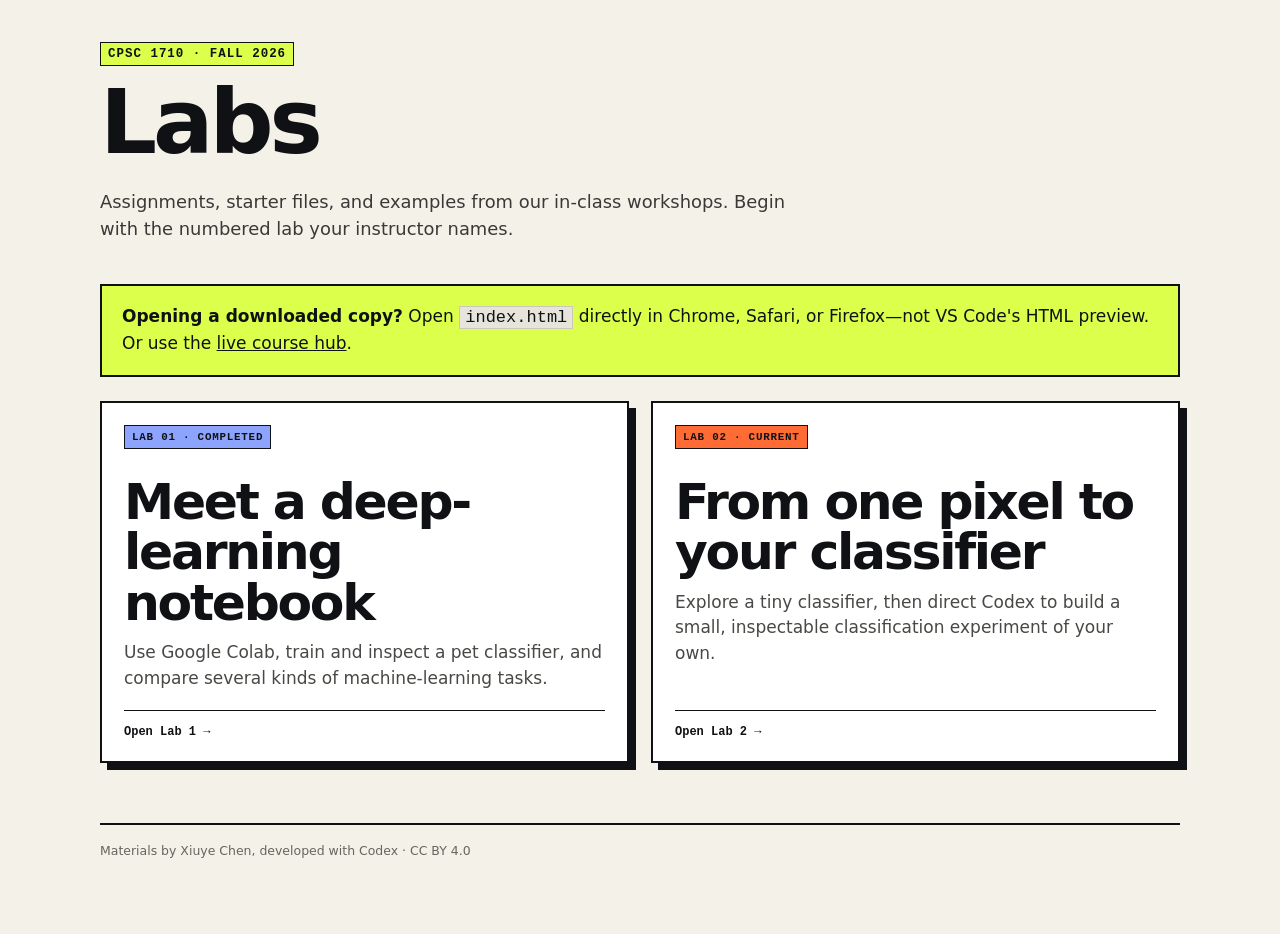
<file: index.html>
<!doctype html>
<html lang="en">
<head>
  <meta charset="utf-8">
  <meta name="viewport" content="width=device-width,initial-scale=1">
  <meta name="description" content="CPSC 1710 lab assignments and starter materials.">
  <meta name="theme-color" content="#101114">
  <title>CPSC 1710 Labs</title>
  <link rel="stylesheet" href="assets/labs.css">
</head>
<body>
  <main class="shell">
    <header class="hero">
      <p class="kicker"><span>CPSC 1710 · Fall 2026</span></p>
      <h1>Labs</h1>
      <p class="lede">Assignments, starter files, and examples from our in-class workshops. Begin with the numbered lab your instructor names.</p>
    </header>

    <aside class="notice" aria-label="Opening these labs locally">
      <strong>Opening a downloaded copy?</strong>
      Open <code>index.html</code> directly in Chrome, Safari, or Firefox—not VS Code's HTML preview. Or use the
      <a href="https://xiuyechen.github.io/cpsc1710-labs/">live course hub</a>.
    </aside>

    <section class="cards" aria-label="Course labs">
      <a class="card blue" href="lab-01/index.html">
        <span class="tag">Lab 01 · completed</span>
        <h2>Meet a deep-learning notebook</h2>
        <p>Use Google Colab, train and inspect a pet classifier, and compare several kinds of machine-learning tasks.</p>
        <span class="go">Open Lab 1 →</span>
      </a>
      <a class="card orange" href="lab-02/index.html">
        <span class="tag">Lab 02 · current</span>
        <h2>From one pixel to your classifier</h2>
        <p>Explore a tiny classifier, then direct Codex to build a small, inspectable classification experiment of your own.</p>
        <span class="go">Open Lab 2 →</span>
      </a>
    </section>

    <footer>Materials by Xiuye Chen, developed with Codex · CC BY 4.0</footer>
  </main>
</body>
</html>
</file>
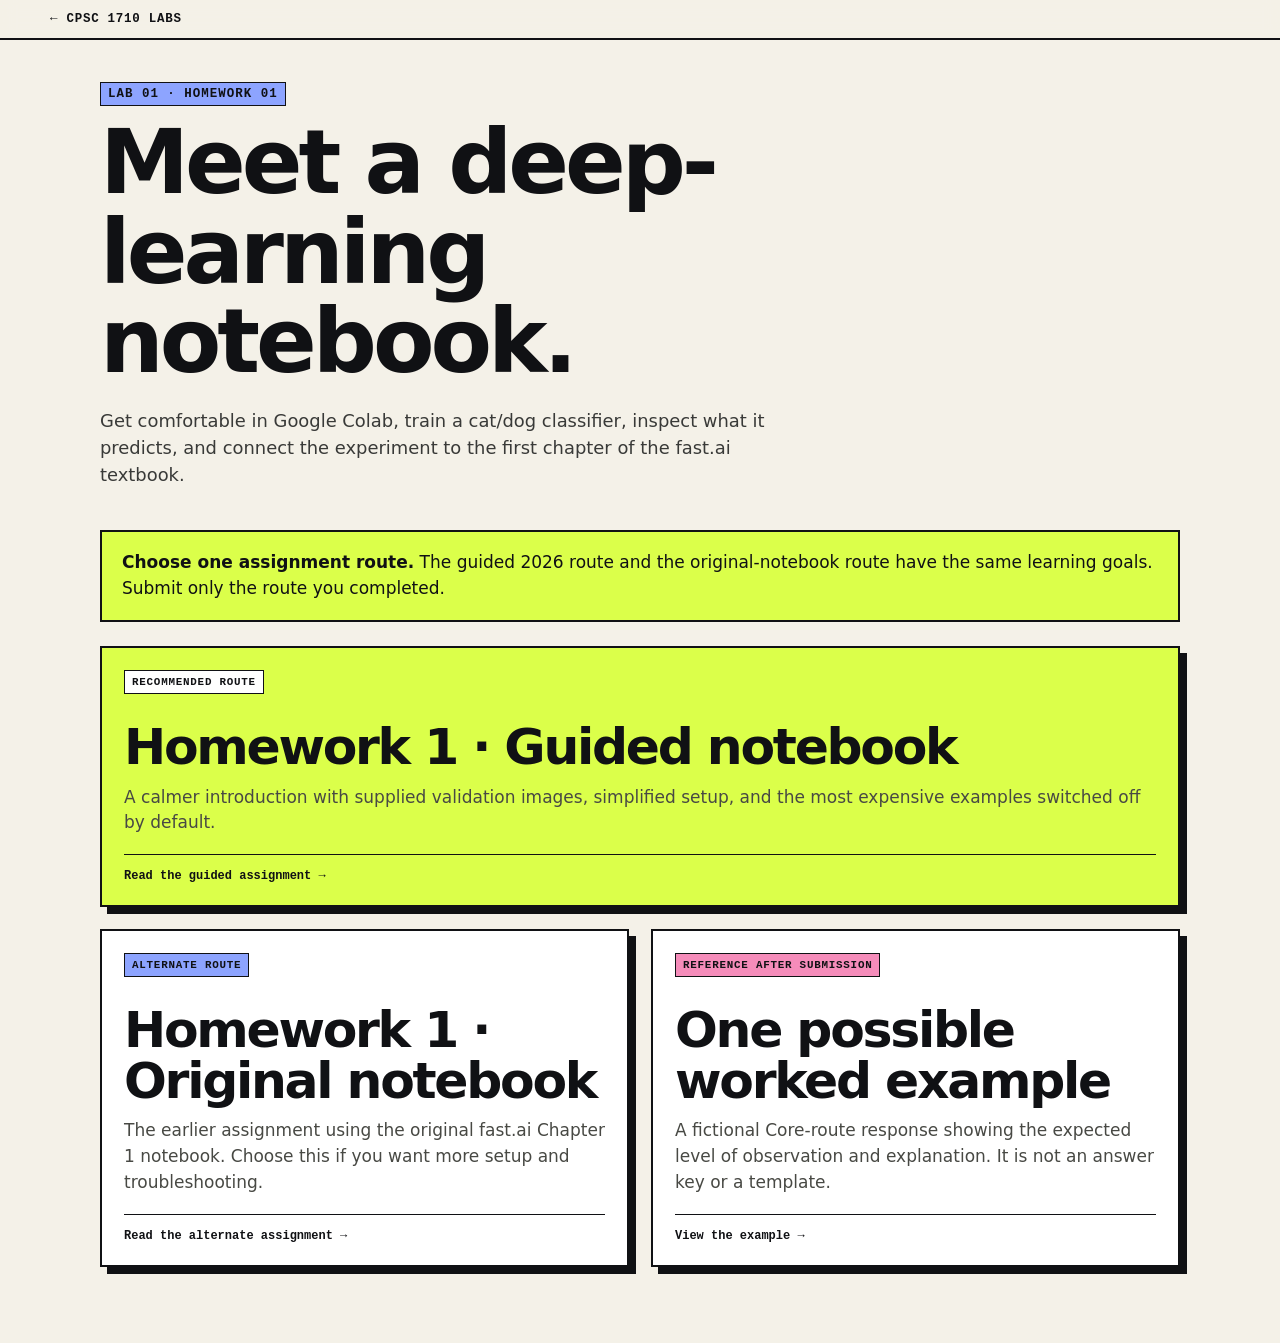
<file: lab-01/index.html>
<!doctype html>
<html lang="en">
<head>
  <meta charset="utf-8">
  <meta name="viewport" content="width=device-width,initial-scale=1">
  <meta name="description" content="Lab 1 materials for CPSC 1710.">
  <meta name="theme-color" content="#101114">
  <title>Lab 1 · Meet a Deep-Learning Notebook</title>
  <link rel="stylesheet" href="../assets/labs.css">
</head>
<body>
  <nav class="sitebar"><a href="../index.html">← CPSC 1710 Labs</a></nav>
  <main class="shell">
    <header class="hero">
      <p class="kicker" style="--accent:var(--blue)"><span>Lab 01 · Homework 01</span></p>
      <h1>Meet a deep-learning notebook.</h1>
      <p class="lede">Get comfortable in Google Colab, train a cat/dog classifier, inspect what it predicts, and connect the experiment to the first chapter of the fast.ai textbook.</p>
    </header>

    <div class="notice"><strong>Choose one assignment route.</strong> The guided 2026 route and the original-notebook route have the same learning goals. Submit only the route you completed.</div>

    <section class="cards" aria-label="Lab 1 materials">
      <a class="card featured" href="hw-01-assignment.html">
        <span class="tag">Recommended route</span>
        <h2>Homework 1 · Guided notebook</h2>
        <p>A calmer introduction with supplied validation images, simplified setup, and the most expensive examples switched off by default.</p>
        <span class="go">Read the guided assignment →</span>
      </a>
      <a class="card blue" href="hw-01-alternate-2025.html">
        <span class="tag">Alternate route</span>
        <h2>Homework 1 · Original notebook</h2>
        <p>The earlier assignment using the original fast.ai Chapter 1 notebook. Choose this if you want more setup and troubleshooting.</p>
        <span class="go">Read the alternate assignment →</span>
      </a>
      <a class="card pink" href="hw-01-worked-example.html">
        <span class="tag">Reference after submission</span>
        <h2>One possible worked example</h2>
        <p>A fictional Core-route response showing the expected level of observation and explanation. It is not an answer key or a template.</p>
        <span class="go">View the example →</span>
      </a>
    </section>
  </main>
</body>
</html>
</file>
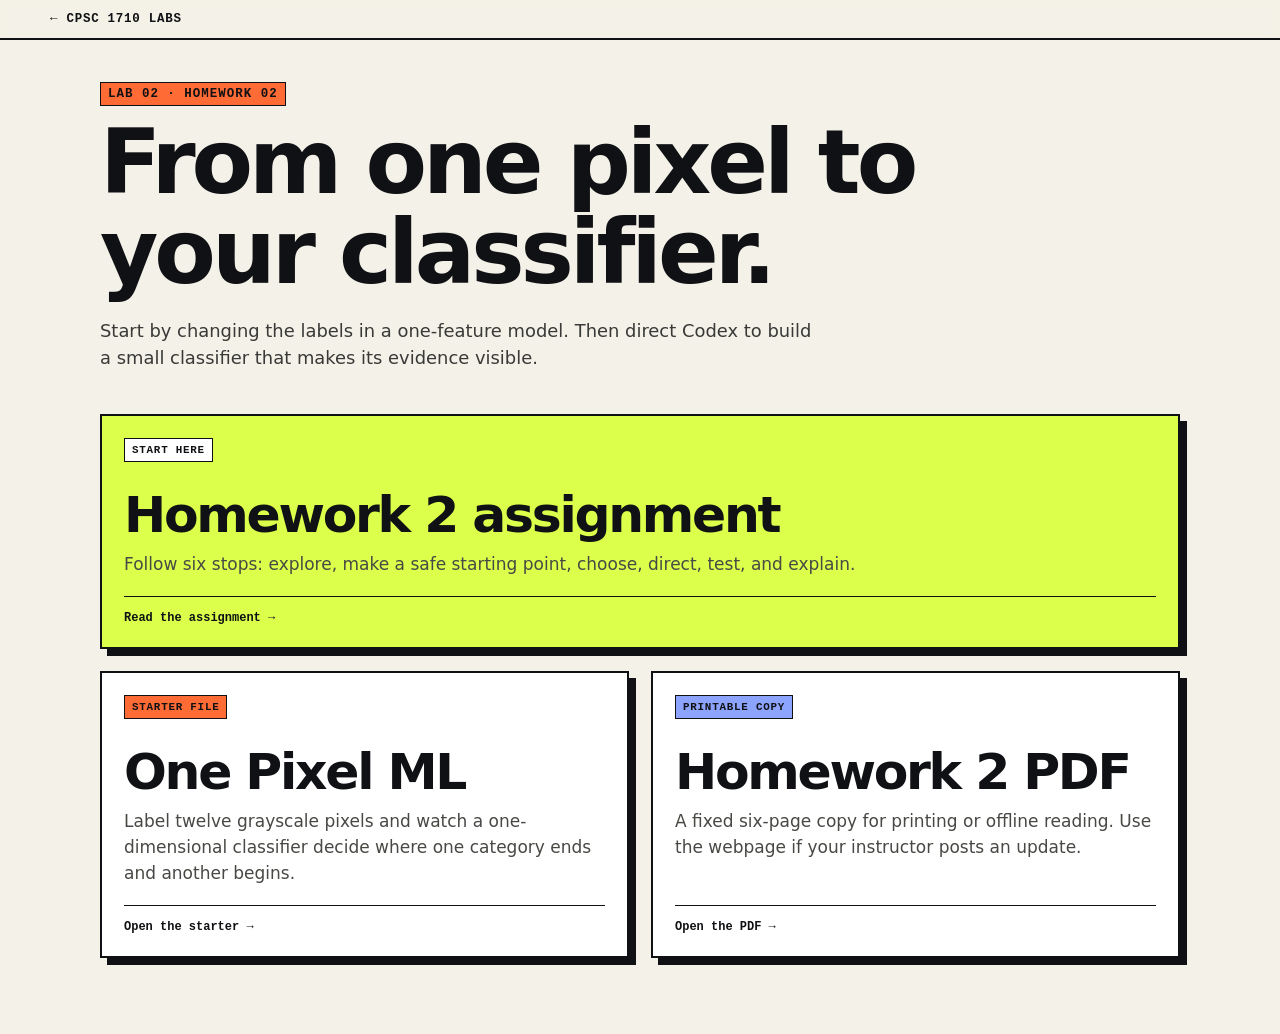
<file: lab-02/index.html>
<!doctype html>
<html lang="en">
<head>
  <meta charset="utf-8">
  <meta name="viewport" content="width=device-width,initial-scale=1">
  <meta name="description" content="Lab 2 assignment and One Pixel ML starter for CPSC 1710.">
  <meta name="theme-color" content="#101114">
  <title>Lab 2 · From One Pixel to Your Classifier</title>
  <link rel="stylesheet" href="../assets/labs.css">
</head>
<body>
  <nav class="sitebar"><a href="../index.html">← CPSC 1710 Labs</a></nav>
  <main class="shell">
    <header class="hero">
      <p class="kicker" style="--accent:var(--orange)"><span>Lab 02 · Homework 02</span></p>
      <h1>From one pixel to your classifier.</h1>
      <p class="lede">Start by changing the labels in a one-feature model. Then direct Codex to build a small classifier that makes its evidence visible.</p>
    </header>

    <section class="cards" aria-label="Lab 2 materials">
      <a class="card featured" href="hw-02-assignment.html">
        <span class="tag">Start here</span>
        <h2>Homework 2 assignment</h2>
        <p>Follow six stops: explore, make a safe starting point, choose, direct, test, and explain.</p>
        <span class="go">Read the assignment →</span>
      </a>
      <a class="card orange" href="one-pixel.html">
        <span class="tag">Starter file</span>
        <h2>One Pixel ML</h2>
        <p>Label twelve grayscale pixels and watch a one-dimensional classifier decide where one category ends and another begins.</p>
        <span class="go">Open the starter →</span>
      </a>
      <a class="card blue" href="hw-02-assignment.pdf">
        <span class="tag">Printable copy</span>
        <h2>Homework 2 PDF</h2>
        <p>A fixed six-page copy for printing or offline reading. Use the webpage if your instructor posts an update.</p>
        <span class="go">Open the PDF →</span>
      </a>
    </section>
  </main>
</body>
</html>
</file>
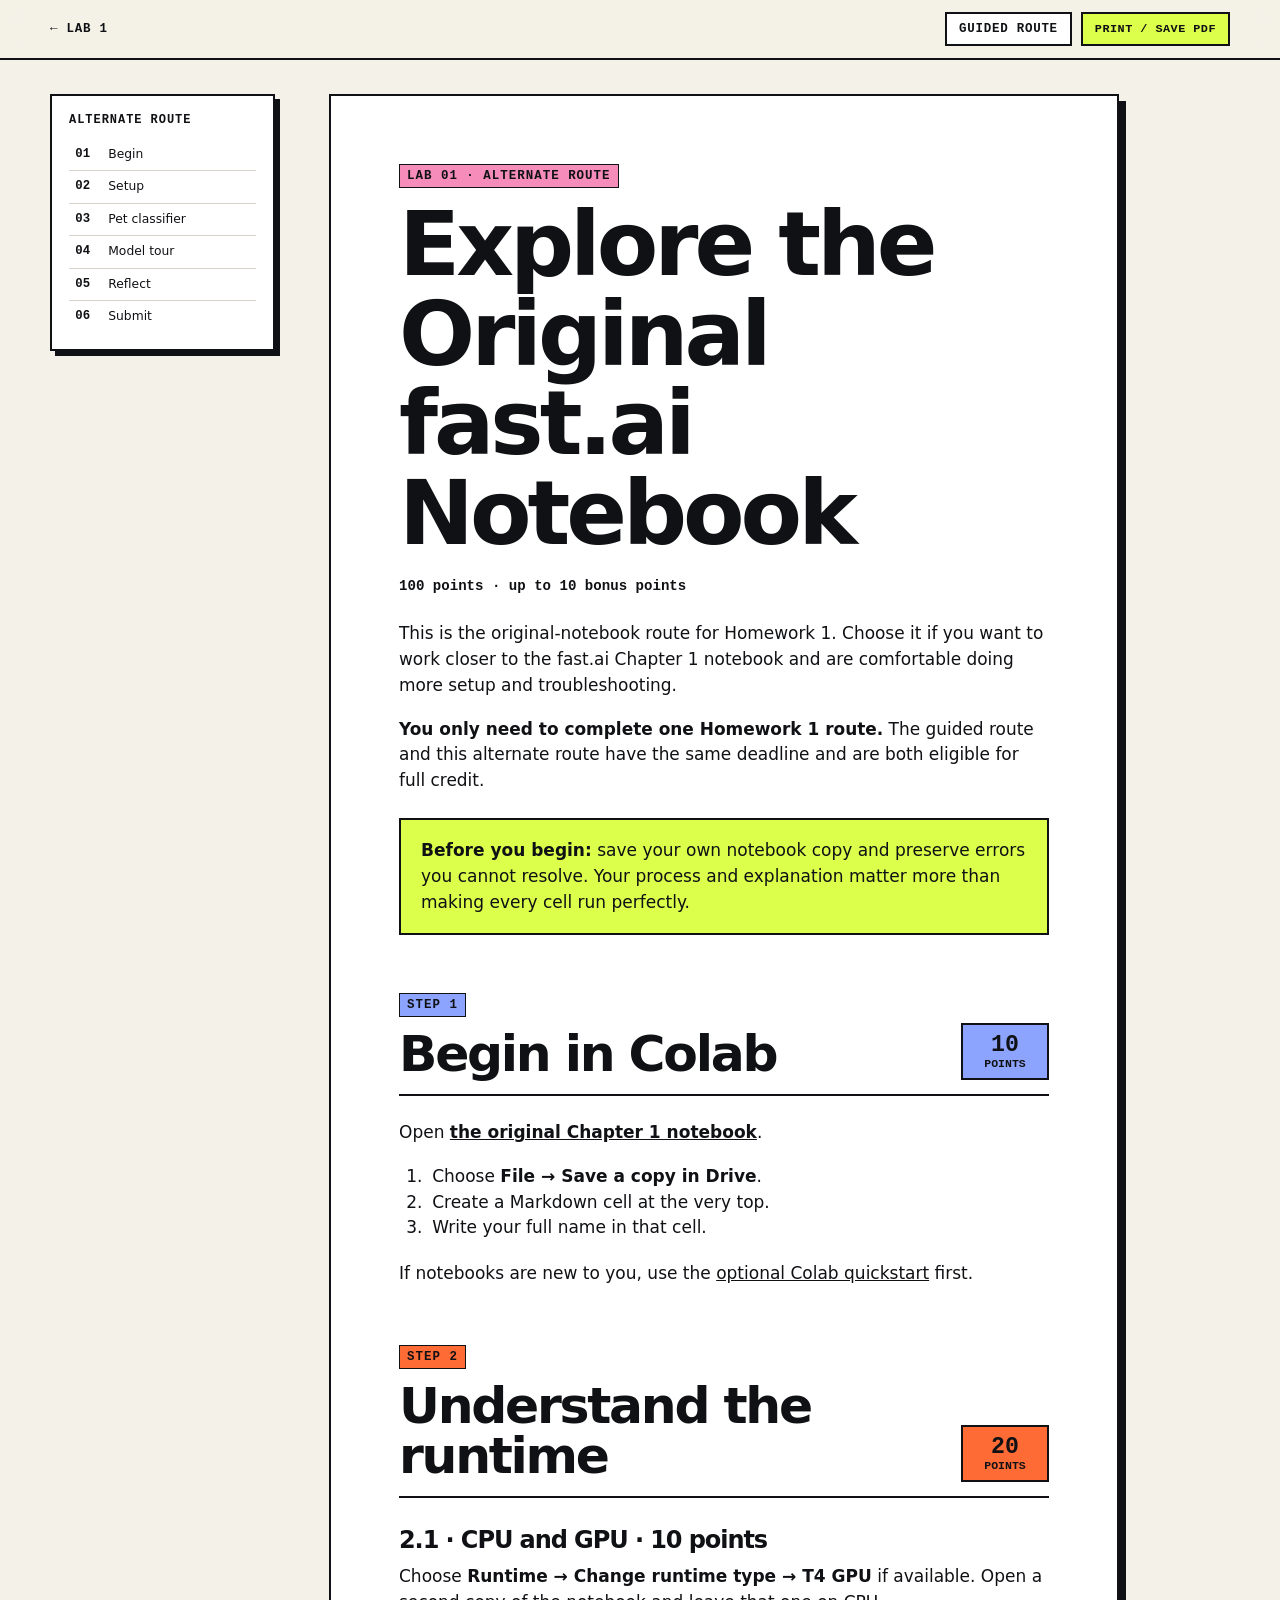
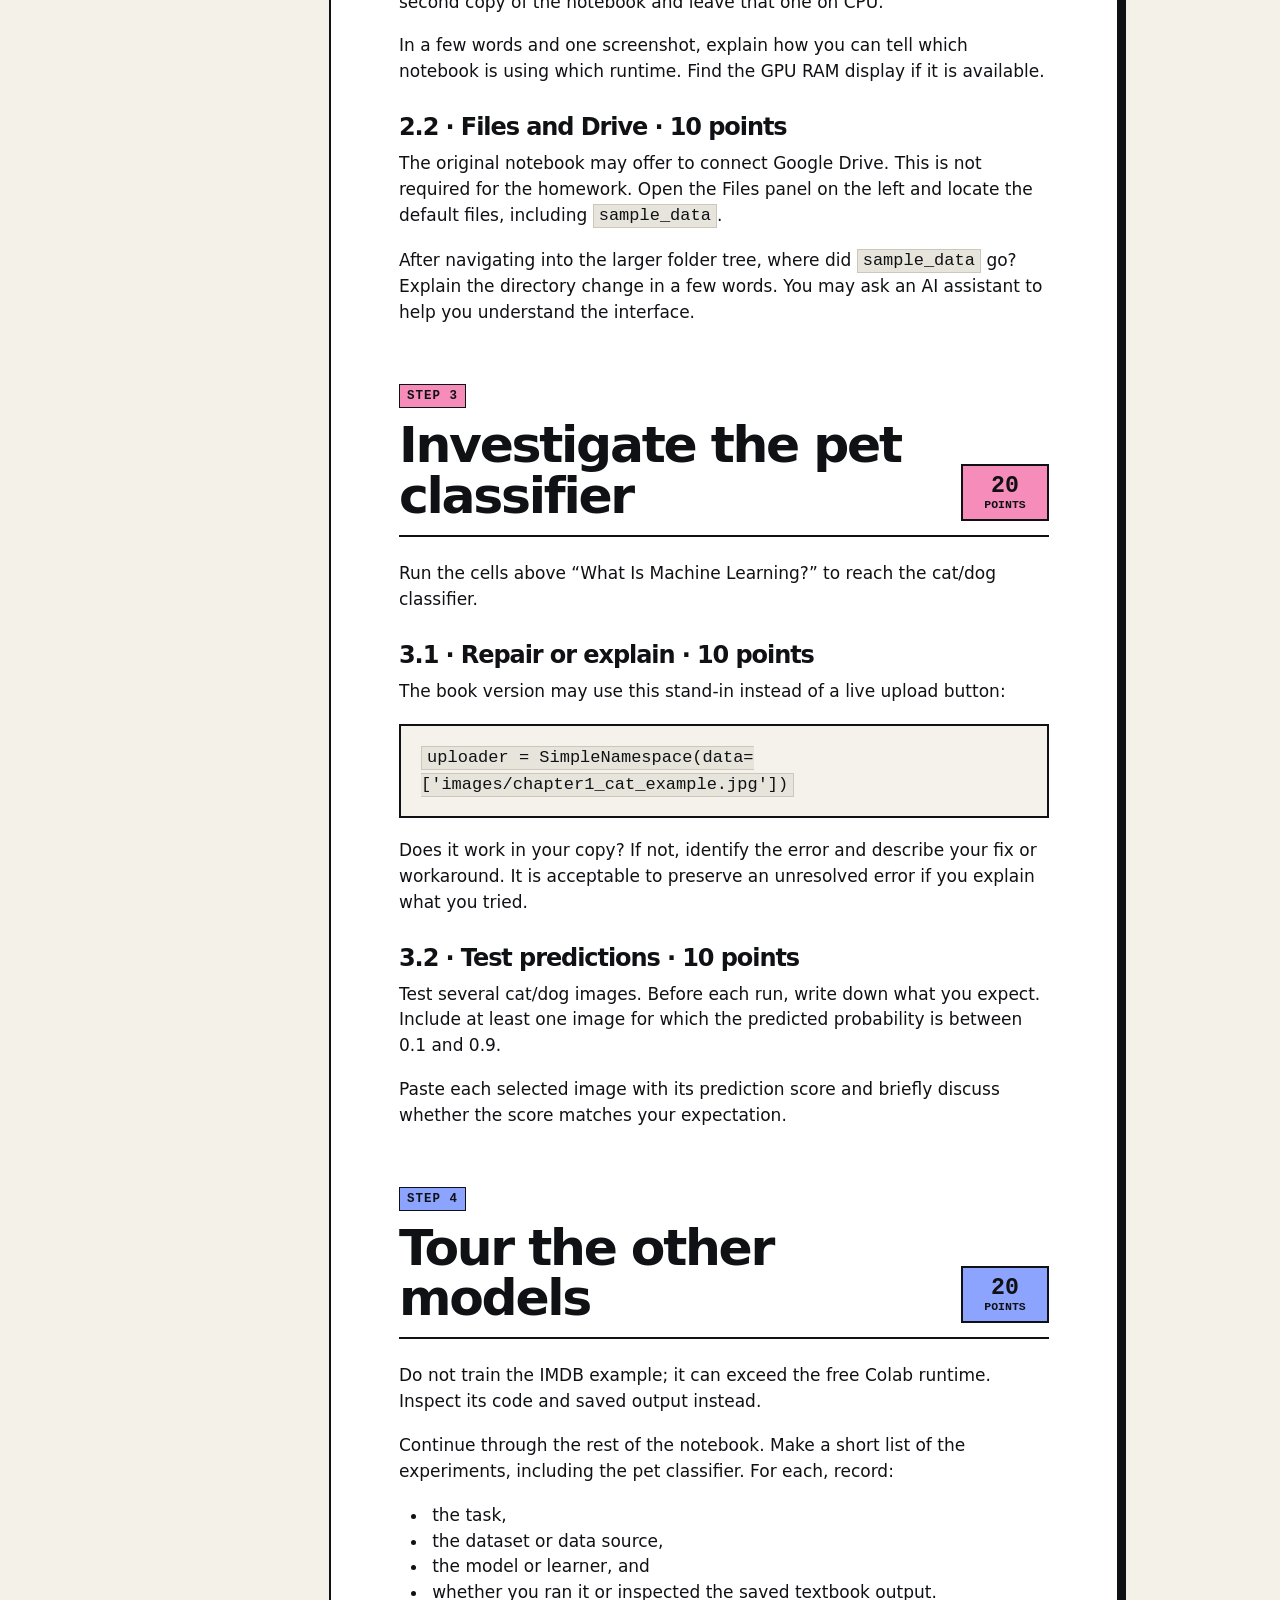
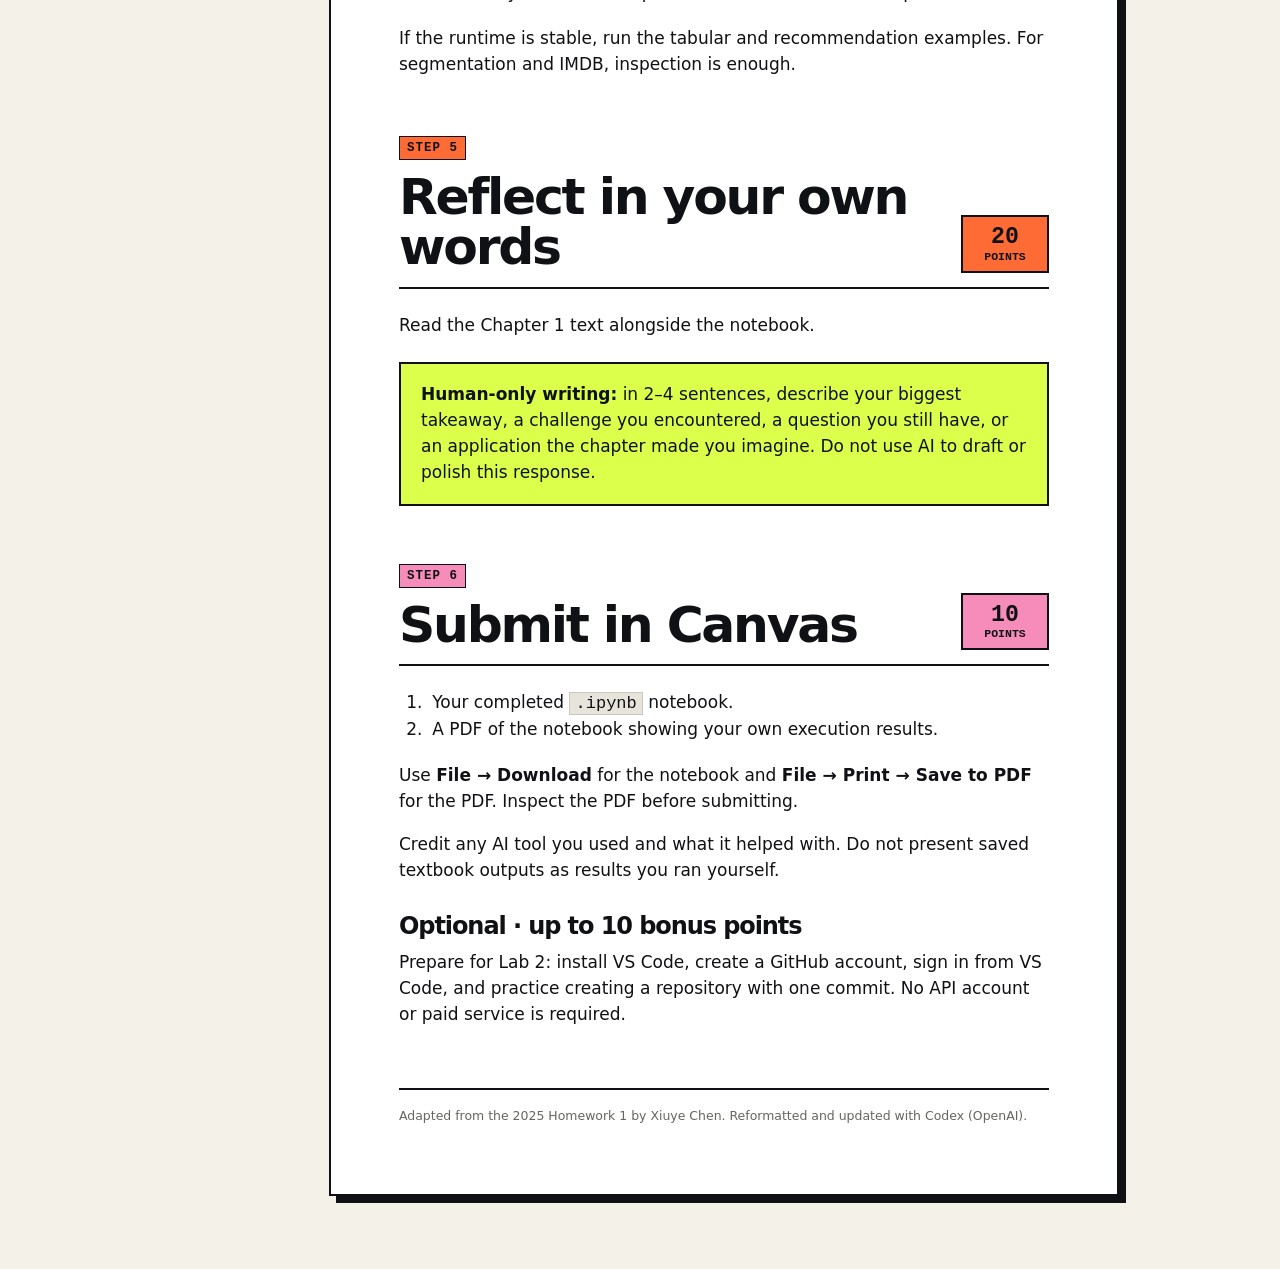
<file: lab-01/hw-01-alternate-2025.html>
<!doctype html>
<html lang="en">
<head>
  <meta charset="utf-8">
  <meta name="viewport" content="width=device-width,initial-scale=1">
  <meta name="description" content="Alternate CPSC 1710 Homework 1 route using the original fast.ai notebook.">
  <meta name="theme-color" content="#101114">
  <title>Homework 1 Alternate Route · Original fast.ai Notebook</title>
  <link rel="stylesheet" href="../assets/labs.css">
</head>
<body>
  <nav class="sitebar no-print" aria-label="Assignment controls">
    <a href="index.html">← Lab 1</a>
    <div class="actions"><a class="button" href="hw-01-assignment.html">Guided route</a><button class="button primary" type="button" onclick="window.print()">Print / Save PDF</button></div>
  </nav>

  <div class="layout">
    <aside class="toc no-print" aria-label="Assignment contents">
      <h2>Alternate route</h2>
      <ol>
        <li><a href="#begin"><b>01</b><span>Begin</span></a></li>
        <li><a href="#setup"><b>02</b><span>Setup</span></a></li>
        <li><a href="#classifier"><b>03</b><span>Pet classifier</span></a></li>
        <li><a href="#tour"><b>04</b><span>Model tour</span></a></li>
        <li><a href="#reflect"><b>05</b><span>Reflect</span></a></li>
        <li><a href="#submit"><b>06</b><span>Submit</span></a></li>
      </ol>
    </aside>

    <main class="paper">
      <header>
        <p class="kicker" style="--accent:var(--pink)"><span>Lab 01 · Alternate route</span></p>
        <h1>Explore the Original fast.ai Notebook</h1>
        <p class="score">100 points · up to 10 bonus points</p>
        <div class="intro">
          <p>This is the original-notebook route for Homework 1. Choose it if you want to work closer to the fast.ai Chapter 1 notebook and are comfortable doing more setup and troubleshooting.</p>
          <p><strong>You only need to complete one Homework 1 route.</strong> The guided route and this alternate route have the same deadline and are both eligible for full credit.</p>
        </div>
        <div class="notice"><strong>Before you begin:</strong> save your own notebook copy and preserve errors you cannot resolve. Your process and explanation matter more than making every cell run perfectly.</div>
      </header>

      <section class="section blue" id="begin">
        <div class="section-head"><div><p class="section-label"><span>Step 1</span></p><h2>Begin in Colab</h2></div><div class="points"><strong>10</strong> points</div></div>
        <p>Open <a href="https://colab.research.google.com/github/fastai/fastbook/blob/master/01_intro.ipynb"><strong>the original Chapter 1 notebook</strong></a>.</p>
        <ol>
          <li>Choose <strong>File → Save a copy in Drive</strong>.</li>
          <li>Create a Markdown cell at the very top.</li>
          <li>Write your full name in that cell.</li>
        </ol>
        <p>If notebooks are new to you, use the <a href="https://colab.research.google.com/drive/1fvDMLVIQeLJUYm6Fj1-P6yAvm2hdPiX6">optional Colab quickstart</a> first.</p>
      </section>

      <section class="section orange" id="setup">
        <div class="section-head"><div><p class="section-label"><span>Step 2</span></p><h2>Understand the runtime</h2></div><div class="points"><strong>20</strong> points</div></div>
        <h3>2.1 · CPU and GPU · 10 points</h3>
        <p>Choose <strong>Runtime → Change runtime type → T4 GPU</strong> if available. Open a second copy of the notebook and leave that one on CPU.</p>
        <p>In a few words and one screenshot, explain how you can tell which notebook is using which runtime. Find the GPU RAM display if it is available.</p>

        <h3>2.2 · Files and Drive · 10 points</h3>
        <p>The original notebook may offer to connect Google Drive. This is not required for the homework. Open the Files panel on the left and locate the default files, including <code>sample_data</code>.</p>
        <p>After navigating into the larger folder tree, where did <code>sample_data</code> go? Explain the directory change in a few words. You may ask an AI assistant to help you understand the interface.</p>
      </section>

      <section class="section pink" id="classifier">
        <div class="section-head"><div><p class="section-label"><span>Step 3</span></p><h2>Investigate the pet classifier</h2></div><div class="points"><strong>20</strong> points</div></div>
        <p>Run the cells above “What Is Machine Learning?” to reach the cat/dog classifier.</p>
        <h3>3.1 · Repair or explain · 10 points</h3>
        <p>The book version may use this stand-in instead of a live upload button:</p>
        <div class="prompt-box"><code>uploader = SimpleNamespace(data=['images/chapter1_cat_example.jpg'])</code></div>
        <p>Does it work in your copy? If not, identify the error and describe your fix or workaround. It is acceptable to preserve an unresolved error if you explain what you tried.</p>

        <h3>3.2 · Test predictions · 10 points</h3>
        <p>Test several cat/dog images. Before each run, write down what you expect. Include at least one image for which the predicted probability is between 0.1 and 0.9.</p>
        <p>Paste each selected image with its prediction score and briefly discuss whether the score matches your expectation.</p>
      </section>

      <section class="section blue" id="tour">
        <div class="section-head"><div><p class="section-label"><span>Step 4</span></p><h2>Tour the other models</h2></div><div class="points"><strong>20</strong> points</div></div>
        <p>Do not train the IMDB example; it can exceed the free Colab runtime. Inspect its code and saved output instead.</p>
        <p>Continue through the rest of the notebook. Make a short list of the experiments, including the pet classifier. For each, record:</p>
        <ul>
          <li>the task,</li>
          <li>the dataset or data source,</li>
          <li>the model or learner, and</li>
          <li>whether you ran it or inspected the saved textbook output.</li>
        </ul>
        <p>If the runtime is stable, run the tabular and recommendation examples. For segmentation and IMDB, inspection is enough.</p>
      </section>

      <section class="section orange" id="reflect">
        <div class="section-head"><div><p class="section-label"><span>Step 5</span></p><h2>Reflect in your own words</h2></div><div class="points"><strong>20</strong> points</div></div>
        <p>Read the Chapter 1 text alongside the notebook.</p>
        <div class="notice"><strong>Human-only writing:</strong> in 2–4 sentences, describe your biggest takeaway, a challenge you encountered, a question you still have, or an application the chapter made you imagine. Do not use AI to draft or polish this response.</div>
      </section>

      <section class="section pink" id="submit">
        <div class="section-head"><div><p class="section-label"><span>Step 6</span></p><h2>Submit in Canvas</h2></div><div class="points"><strong>10</strong> points</div></div>
        <ol>
          <li>Your completed <code>.ipynb</code> notebook.</li>
          <li>A PDF of the notebook showing your own execution results.</li>
        </ol>
        <p>Use <strong>File → Download</strong> for the notebook and <strong>File → Print → Save to PDF</strong> for the PDF. Inspect the PDF before submitting.</p>
        <p>Credit any AI tool you used and what it helped with. Do not present saved textbook outputs as results you ran yourself.</p>

        <h3>Optional · up to 10 bonus points</h3>
        <p>Prepare for Lab 2: install VS Code, create a GitHub account, sign in from VS Code, and practice creating a repository with one commit. No API account or paid service is required.</p>
      </section>

      <footer>Adapted from the 2025 Homework 1 by Xiuye Chen. Reformatted and updated with Codex (OpenAI).</footer>
    </main>
  </div>
</body>
</html>
</file>
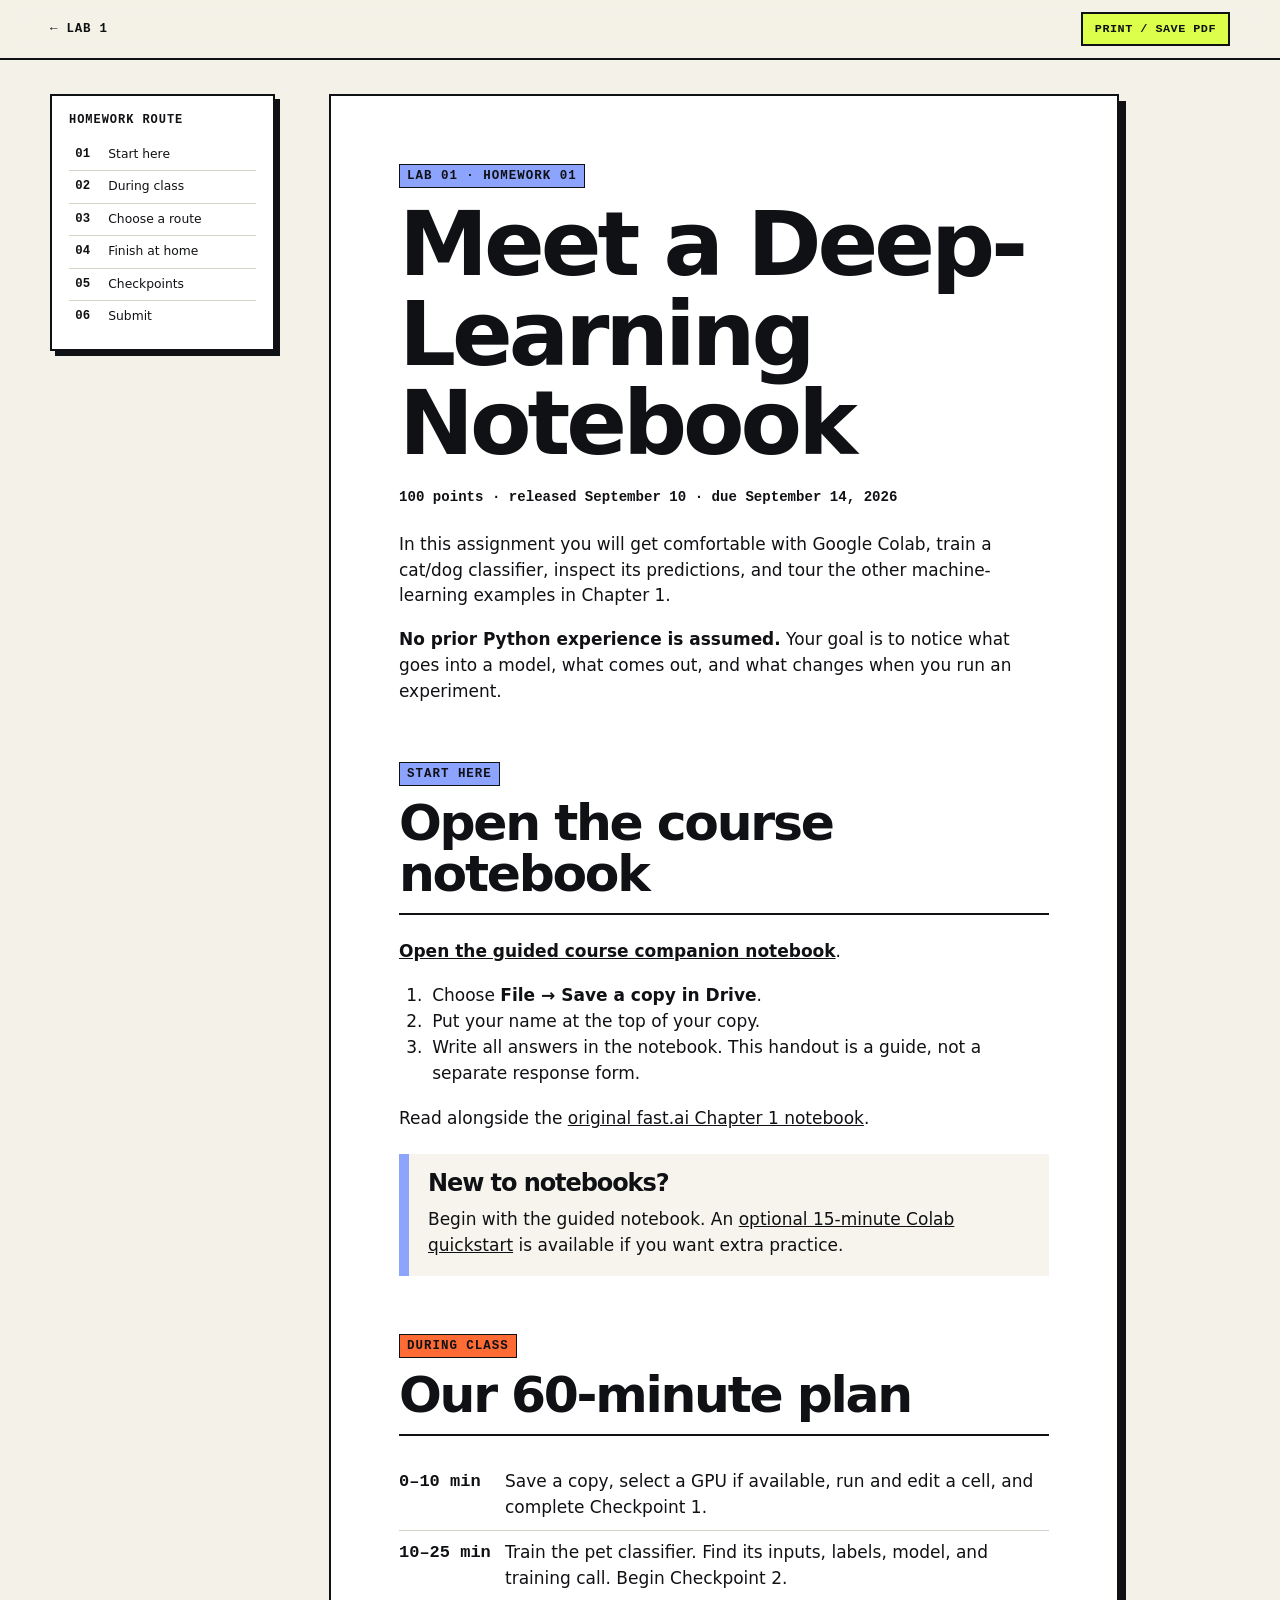
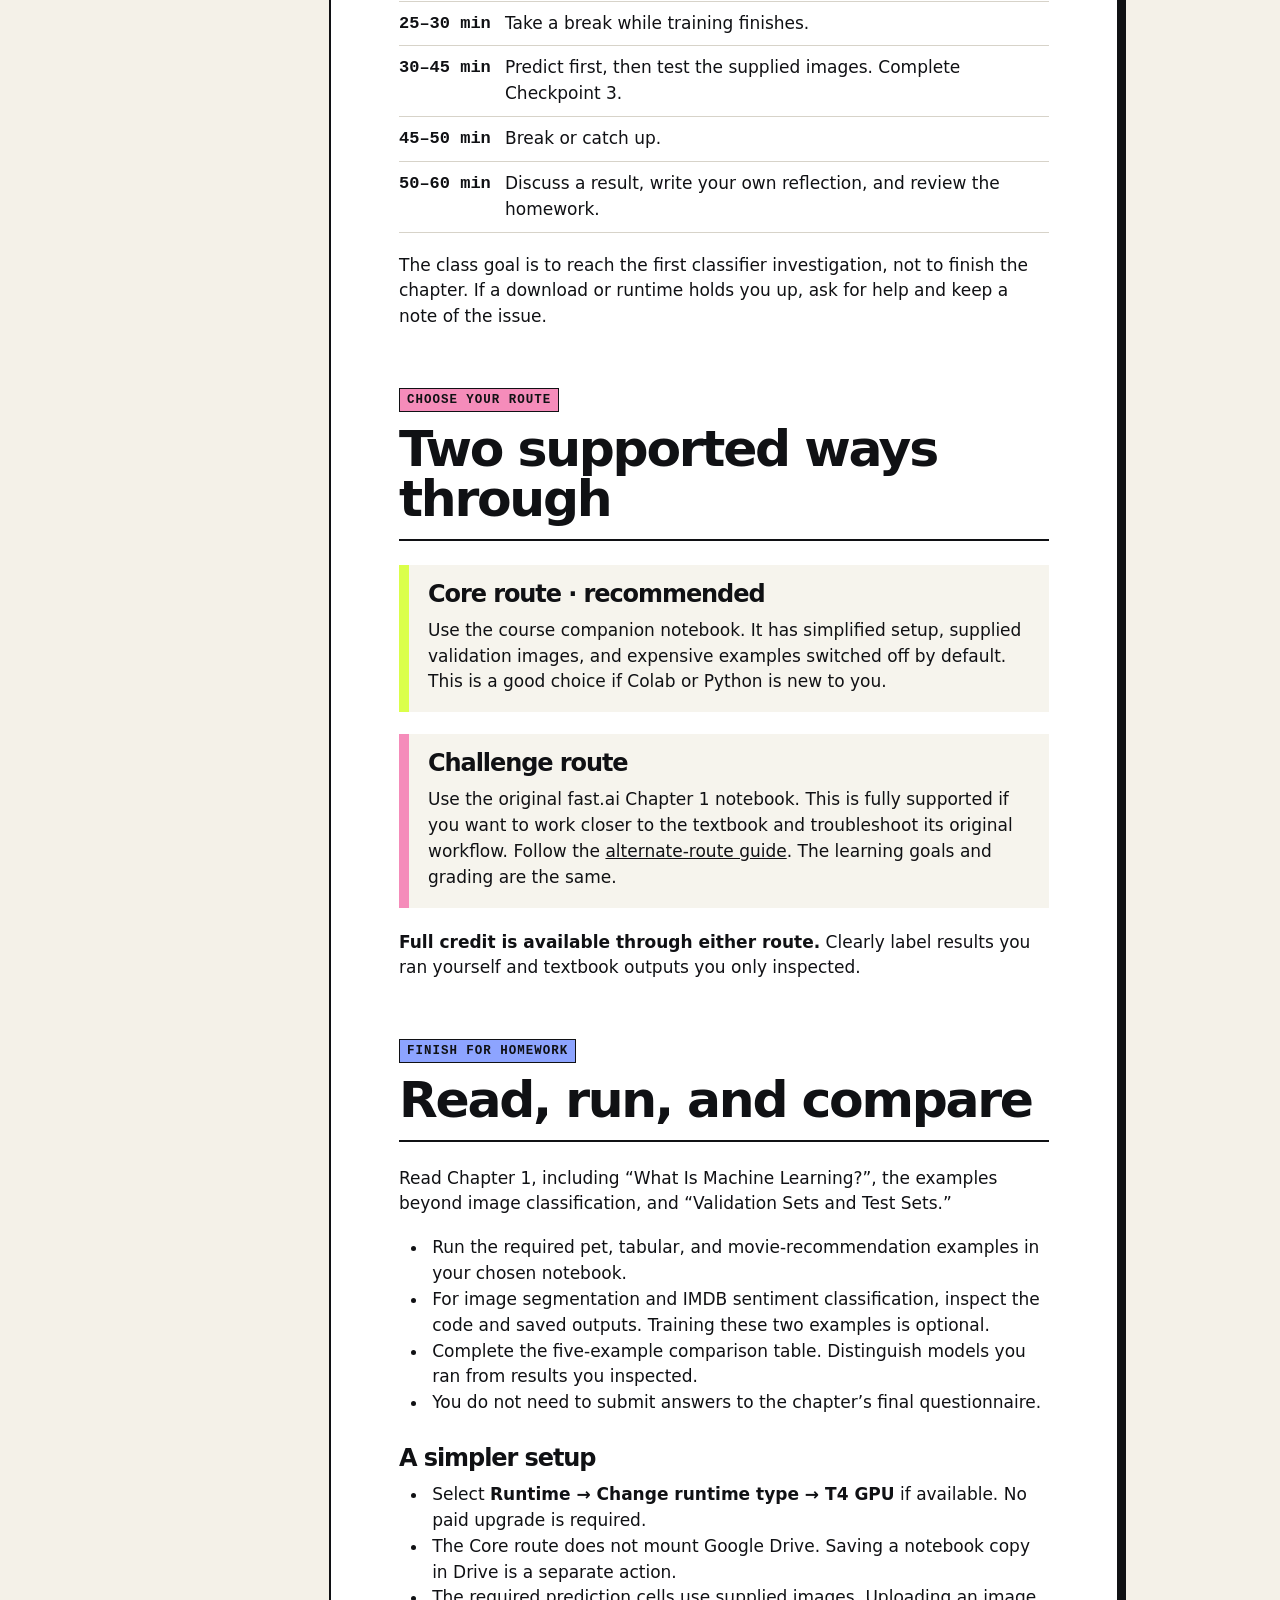
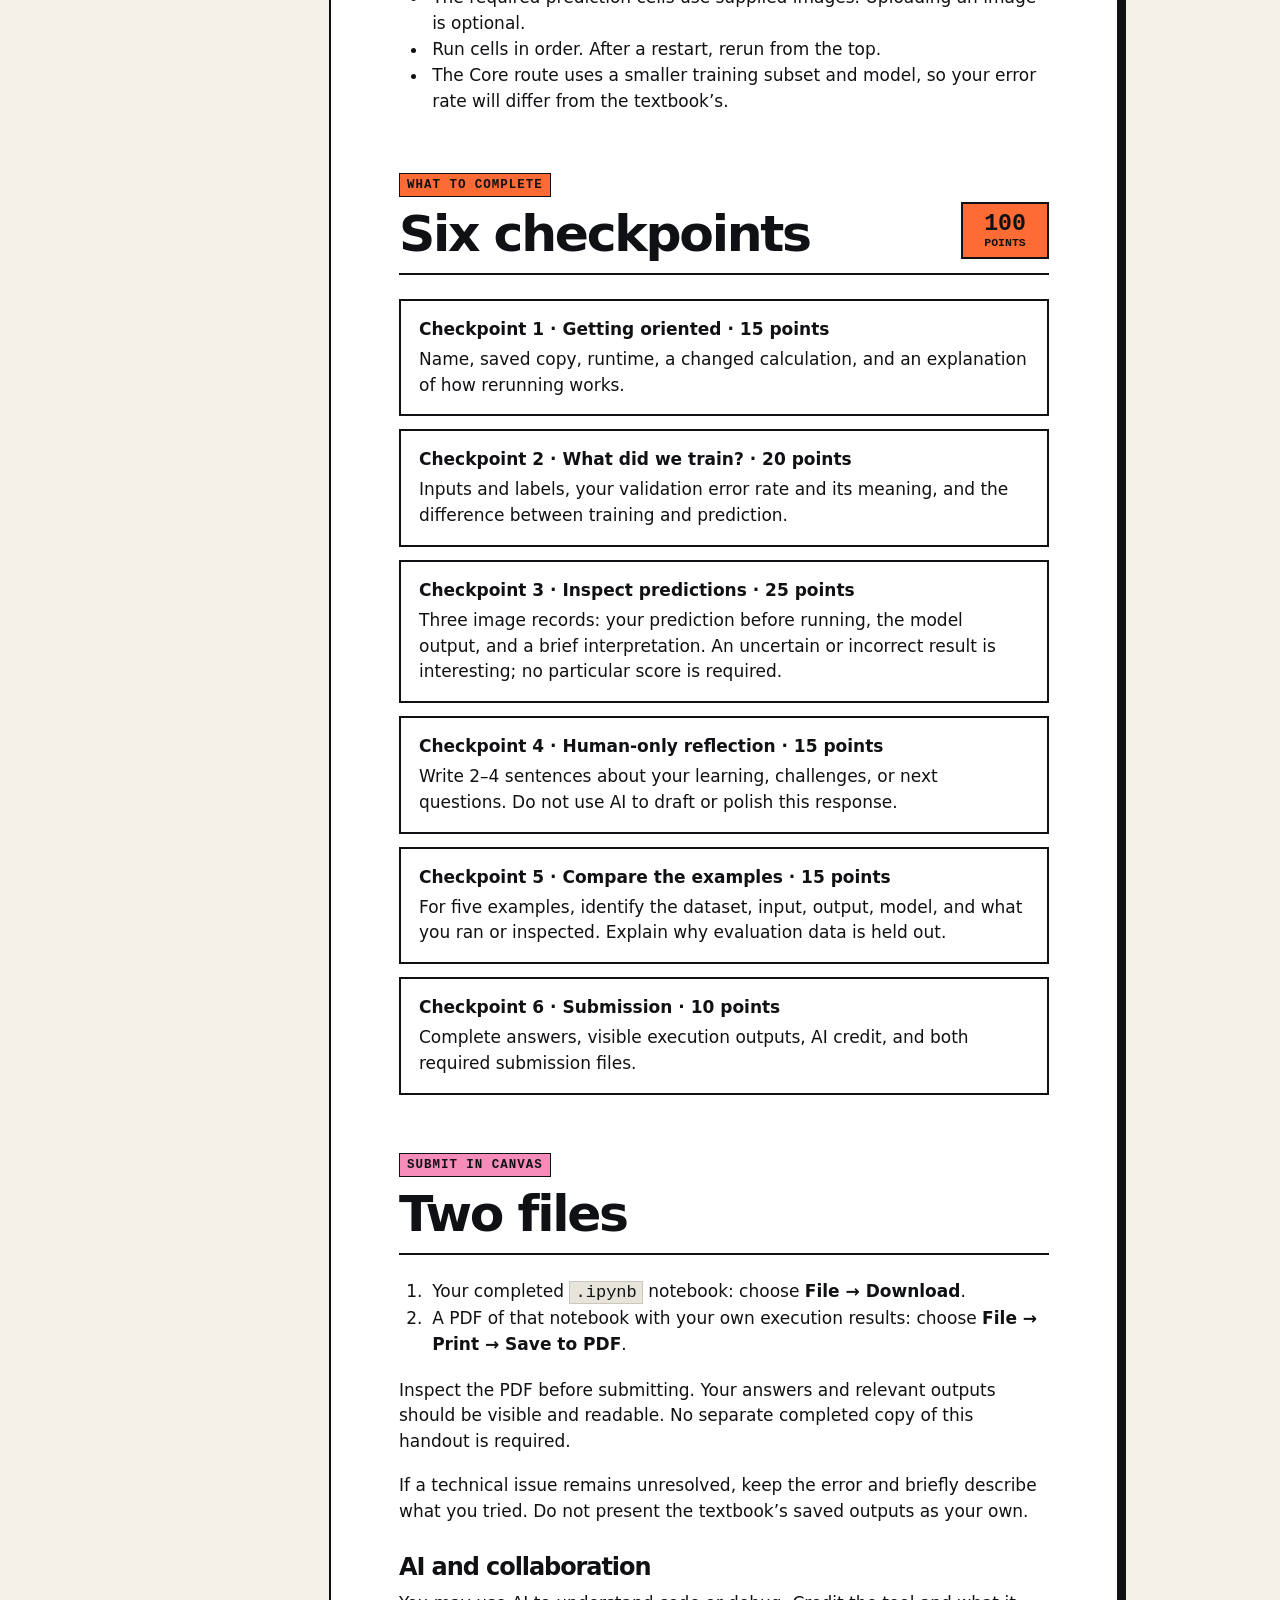
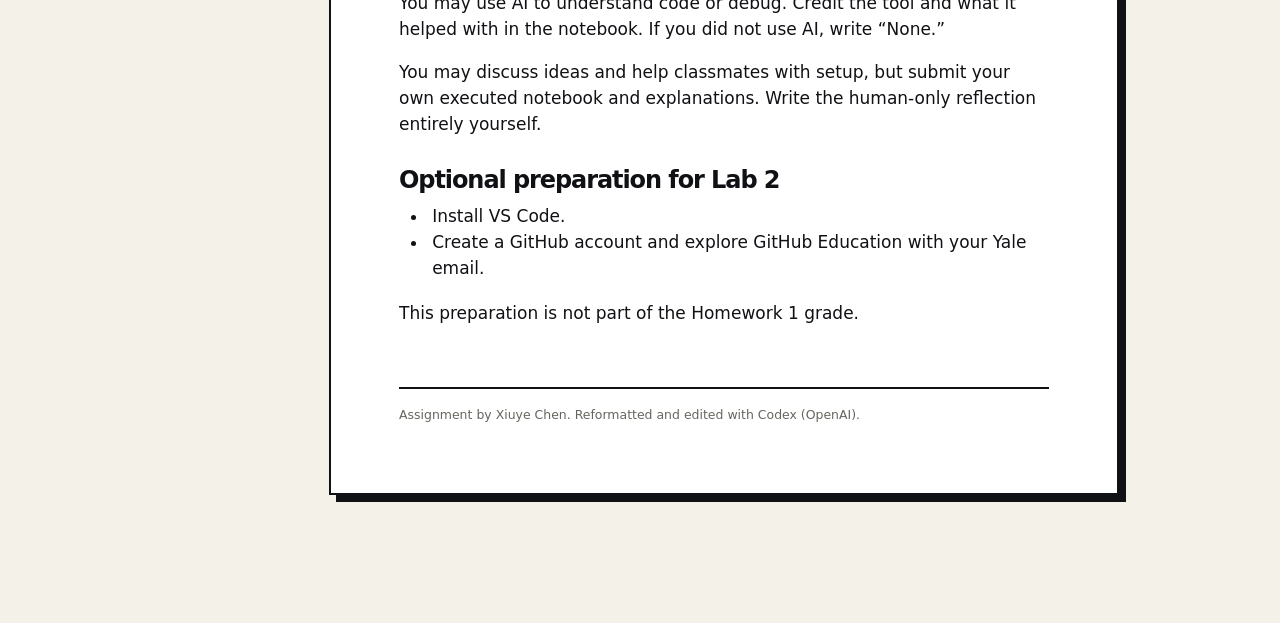
<file: lab-01/hw-01-assignment.html>
<!doctype html>
<html lang="en">
<head>
  <meta charset="utf-8">
  <meta name="viewport" content="width=device-width,initial-scale=1">
  <meta name="description" content="CPSC 1710 Homework 1 guided introduction to deep-learning notebooks.">
  <meta name="theme-color" content="#101114">
  <title>Homework 1 · Meet a Deep-Learning Notebook</title>
  <link rel="stylesheet" href="../assets/labs.css">
</head>
<body>
  <nav class="sitebar no-print" aria-label="Assignment controls">
    <a href="index.html">← Lab 1</a>
    <div class="actions"><button class="button primary" type="button" onclick="window.print()">Print / Save PDF</button></div>
  </nav>

  <div class="layout">
    <aside class="toc no-print" aria-label="Assignment contents">
      <h2>Homework route</h2>
      <ol>
        <li><a href="#start"><b>01</b><span>Start here</span></a></li>
        <li><a href="#class"><b>02</b><span>During class</span></a></li>
        <li><a href="#routes"><b>03</b><span>Choose a route</span></a></li>
        <li><a href="#homework"><b>04</b><span>Finish at home</span></a></li>
        <li><a href="#checkpoints"><b>05</b><span>Checkpoints</span></a></li>
        <li><a href="#submit"><b>06</b><span>Submit</span></a></li>
      </ol>
    </aside>

    <main class="paper">
      <header>
        <p class="kicker" style="--accent:var(--blue)"><span>Lab 01 · Homework 01</span></p>
        <h1>Meet a Deep-Learning Notebook</h1>
        <p class="score">100 points · released September 10 · due September 14, 2026</p>
        <div class="intro">
          <p>In this assignment you will get comfortable with Google Colab, train a cat/dog classifier, inspect its predictions, and tour the other machine-learning examples in Chapter 1.</p>
          <p><strong>No prior Python experience is assumed.</strong> Your goal is to notice what goes into a model, what comes out, and what changes when you run an experiment.</p>
        </div>
      </header>

      <section class="section blue" id="start">
        <div class="section-head"><div><p class="section-label"><span>Start here</span></p><h2>Open the course notebook</h2></div></div>
        <p><a href="https://colab.research.google.com/drive/1vAFx8D6QDmioBpcSnj__vUNkk1XpNDJx"><strong>Open the guided course companion notebook</strong></a>.</p>
        <ol>
          <li>Choose <strong>File → Save a copy in Drive</strong>.</li>
          <li>Put your name at the top of your copy.</li>
          <li>Write all answers in the notebook. This handout is a guide, not a separate response form.</li>
        </ol>
        <p>Read alongside the <a href="https://colab.research.google.com/github/fastai/fastbook/blob/master/01_intro.ipynb">original fast.ai Chapter 1 notebook</a>.</p>
        <div class="route" style="--accent:var(--blue)">
          <h3>New to notebooks?</h3>
          <p>Begin with the guided notebook. An <a href="https://colab.research.google.com/drive/1fvDMLVIQeLJUYm6Fj1-P6yAvm2hdPiX6">optional 15-minute Colab quickstart</a> is available if you want extra practice.</p>
        </div>
      </section>

      <section class="section orange" id="class">
        <div class="section-head"><div><p class="section-label"><span>During class</span></p><h2>Our 60-minute plan</h2></div></div>
        <ul class="timeline">
          <li><strong>0–10 min</strong><span>Save a copy, select a GPU if available, run and edit a cell, and complete Checkpoint 1.</span></li>
          <li><strong>10–25 min</strong><span>Train the pet classifier. Find its inputs, labels, model, and training call. Begin Checkpoint 2.</span></li>
          <li><strong>25–30 min</strong><span>Take a break while training finishes.</span></li>
          <li><strong>30–45 min</strong><span>Predict first, then test the supplied images. Complete Checkpoint 3.</span></li>
          <li><strong>45–50 min</strong><span>Break or catch up.</span></li>
          <li><strong>50–60 min</strong><span>Discuss a result, write your own reflection, and review the homework.</span></li>
        </ul>
        <p>The class goal is to reach the first classifier investigation, not to finish the chapter. If a download or runtime holds you up, ask for help and keep a note of the issue.</p>
      </section>

      <section class="section pink" id="routes">
        <div class="section-head"><div><p class="section-label"><span>Choose your route</span></p><h2>Two supported ways through</h2></div></div>
        <div class="route" style="--accent:var(--acid)">
          <h3>Core route · recommended</h3>
          <p>Use the course companion notebook. It has simplified setup, supplied validation images, and expensive examples switched off by default. This is a good choice if Colab or Python is new to you.</p>
        </div>
        <div class="route" style="--accent:var(--pink)">
          <h3>Challenge route</h3>
          <p>Use the original fast.ai Chapter 1 notebook. This is fully supported if you want to work closer to the textbook and troubleshoot its original workflow. Follow the <a href="hw-01-alternate-2025.html">alternate-route guide</a>. The learning goals and grading are the same.</p>
        </div>
        <p><strong>Full credit is available through either route.</strong> Clearly label results you ran yourself and textbook outputs you only inspected.</p>
      </section>

      <section class="section blue" id="homework">
        <div class="section-head"><div><p class="section-label"><span>Finish for homework</span></p><h2>Read, run, and compare</h2></div></div>
        <p>Read Chapter 1, including “What Is Machine Learning?”, the examples beyond image classification, and “Validation Sets and Test Sets.”</p>
        <ul>
          <li>Run the required pet, tabular, and movie-recommendation examples in your chosen notebook.</li>
          <li>For image segmentation and IMDB sentiment classification, inspect the code and saved outputs. Training these two examples is optional.</li>
          <li>Complete the five-example comparison table. Distinguish models you ran from results you inspected.</li>
          <li>You do not need to submit answers to the chapter’s final questionnaire.</li>
        </ul>
        <h3>A simpler setup</h3>
        <ul>
          <li>Select <strong>Runtime → Change runtime type → T4 GPU</strong> if available. No paid upgrade is required.</li>
          <li>The Core route does not mount Google Drive. Saving a notebook copy in Drive is a separate action.</li>
          <li>The required prediction cells use supplied images. Uploading an image is optional.</li>
          <li>Run cells in order. After a restart, rerun from the top.</li>
          <li>The Core route uses a smaller training subset and model, so your error rate will differ from the textbook’s.</li>
        </ul>
      </section>

      <section class="section orange" id="checkpoints">
        <div class="section-head"><div><p class="section-label"><span>What to complete</span></p><h2>Six checkpoints</h2></div><div class="points"><strong>100</strong> points</div></div>
        <div class="checkpoints">
          <div class="checkpoint"><strong>Checkpoint 1 · Getting oriented · 15 points</strong>Name, saved copy, runtime, a changed calculation, and an explanation of how rerunning works.</div>
          <div class="checkpoint"><strong>Checkpoint 2 · What did we train? · 20 points</strong>Inputs and labels, your validation error rate and its meaning, and the difference between training and prediction.</div>
          <div class="checkpoint"><strong>Checkpoint 3 · Inspect predictions · 25 points</strong>Three image records: your prediction before running, the model output, and a brief interpretation. An uncertain or incorrect result is interesting; no particular score is required.</div>
          <div class="checkpoint"><strong>Checkpoint 4 · Human-only reflection · 15 points</strong>Write 2–4 sentences about your learning, challenges, or next questions. Do not use AI to draft or polish this response.</div>
          <div class="checkpoint"><strong>Checkpoint 5 · Compare the examples · 15 points</strong>For five examples, identify the dataset, input, output, model, and what you ran or inspected. Explain why evaluation data is held out.</div>
          <div class="checkpoint"><strong>Checkpoint 6 · Submission · 10 points</strong>Complete answers, visible execution outputs, AI credit, and both required submission files.</div>
        </div>
      </section>

      <section class="section pink" id="submit">
        <div class="section-head"><div><p class="section-label"><span>Submit in Canvas</span></p><h2>Two files</h2></div></div>
        <ol>
          <li>Your completed <code>.ipynb</code> notebook: choose <strong>File → Download</strong>.</li>
          <li>A PDF of that notebook with your own execution results: choose <strong>File → Print → Save to PDF</strong>.</li>
        </ol>
        <p>Inspect the PDF before submitting. Your answers and relevant outputs should be visible and readable. No separate completed copy of this handout is required.</p>
        <p>If a technical issue remains unresolved, keep the error and briefly describe what you tried. Do not present the textbook’s saved outputs as your own.</p>

        <h3>AI and collaboration</h3>
        <p>You may use AI to understand code or debug. Credit the tool and what it helped with in the notebook. If you did not use AI, write “None.”</p>
        <p>You may discuss ideas and help classmates with setup, but submit your own executed notebook and explanations. Write the human-only reflection entirely yourself.</p>

        <h3>Optional preparation for Lab 2</h3>
        <ul>
          <li>Install VS Code.</li>
          <li>Create a GitHub account and explore GitHub Education with your Yale email.</li>
        </ul>
        <p>This preparation is not part of the Homework 1 grade.</p>
      </section>

      <footer>Assignment by Xiuye Chen. Reformatted and edited with Codex (OpenAI).</footer>
    </main>
  </div>
</body>
</html>
</file>
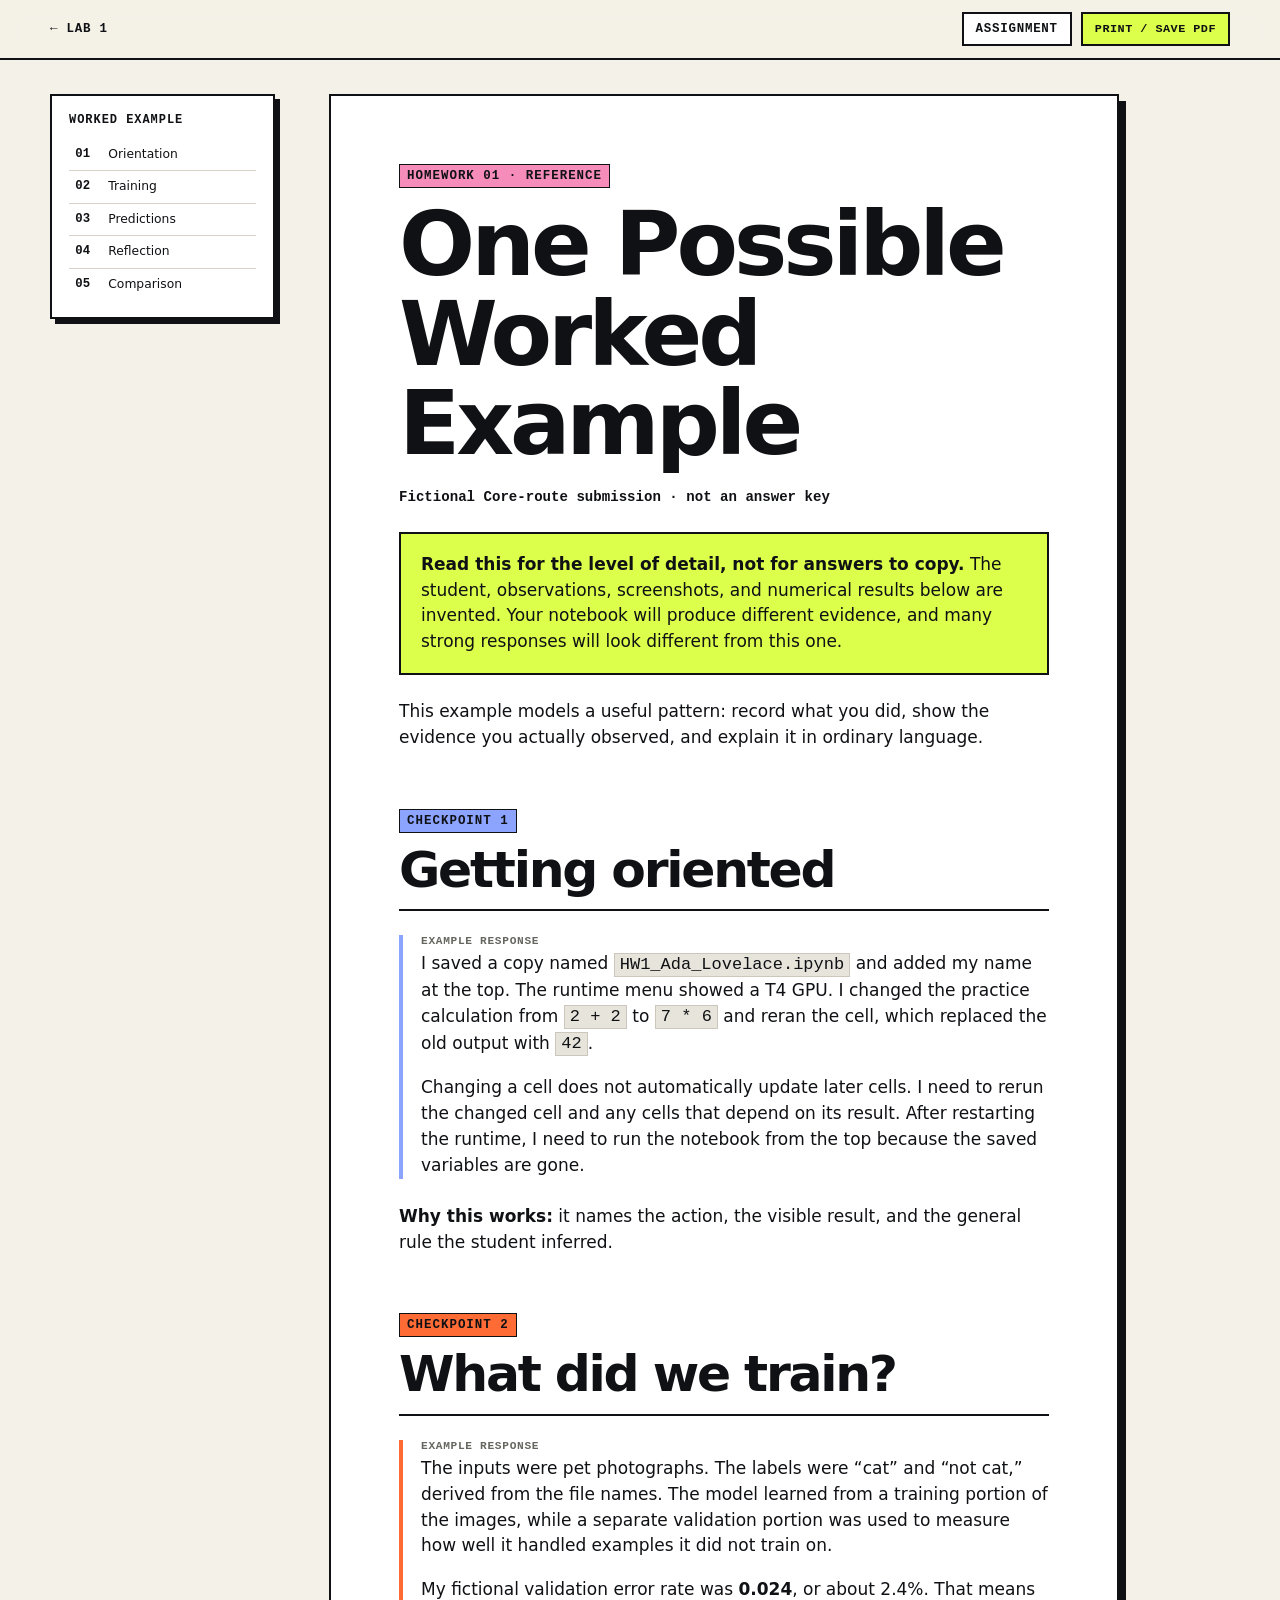
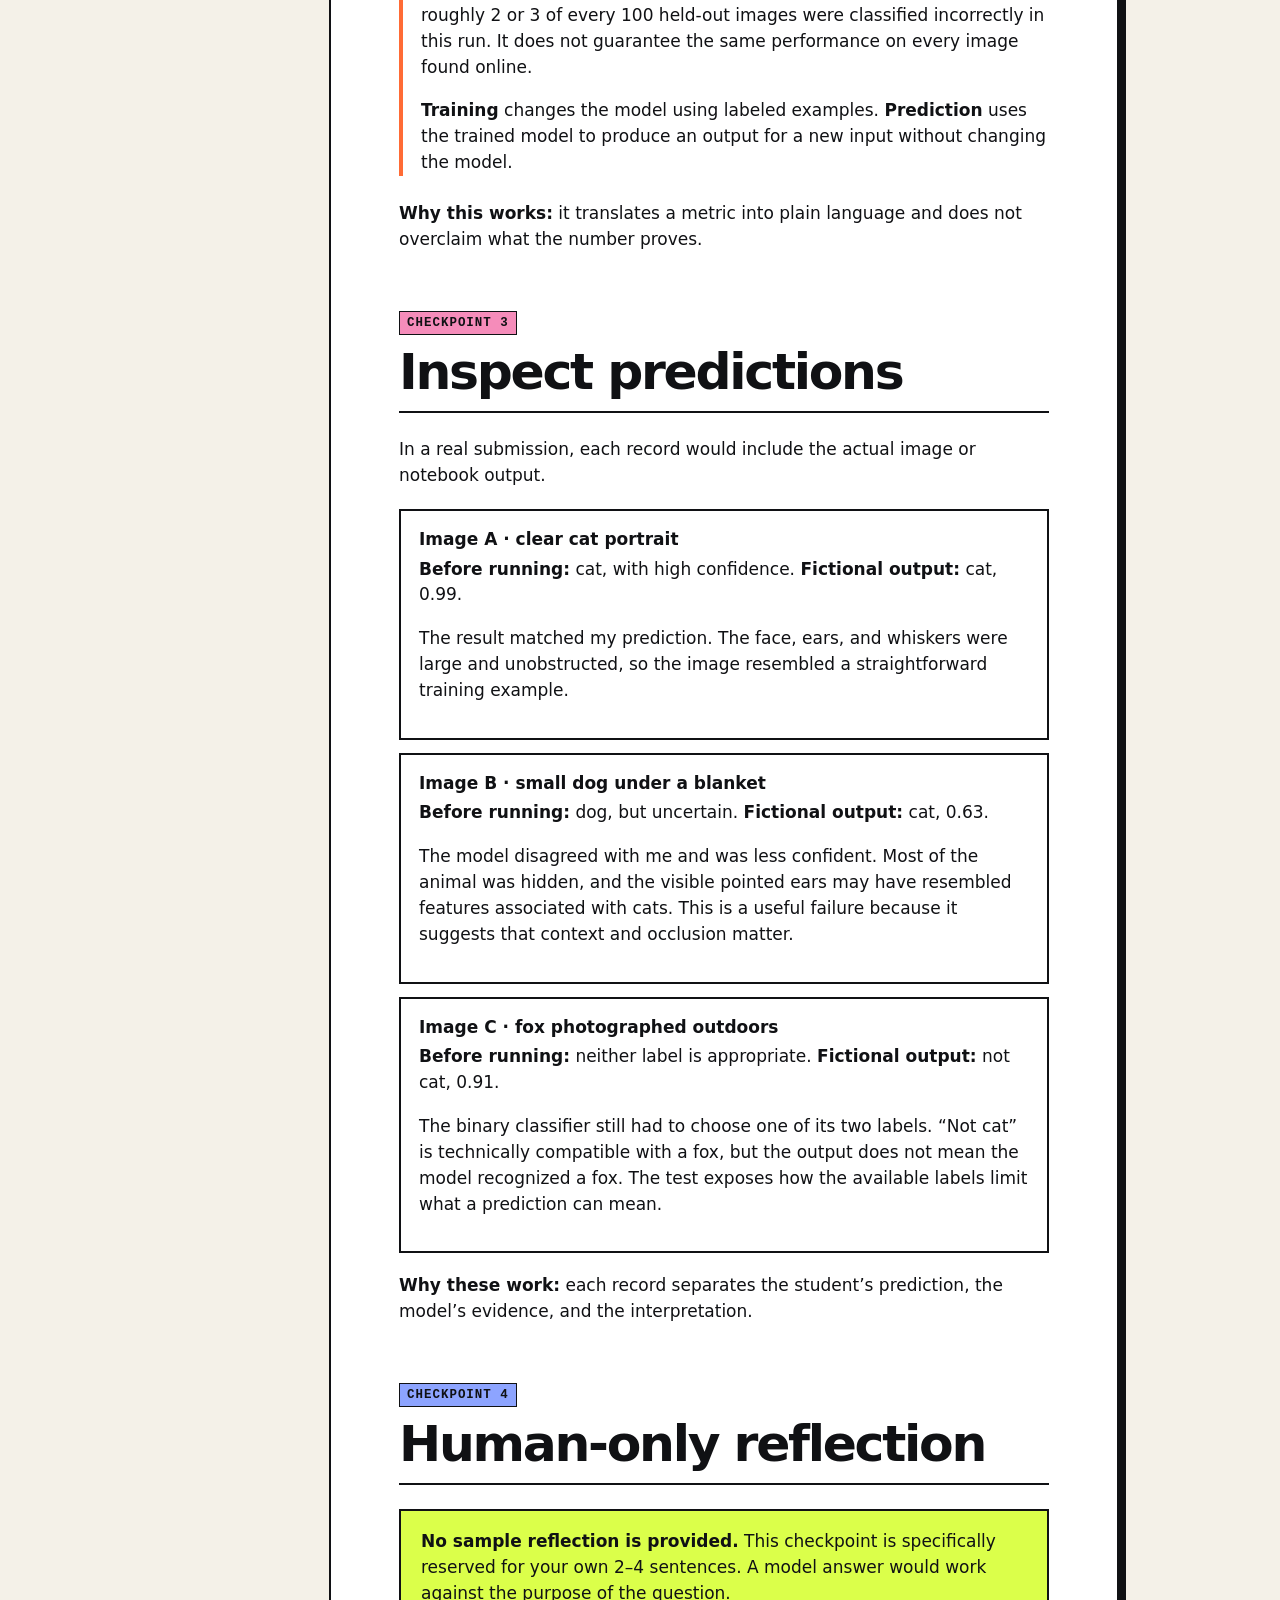
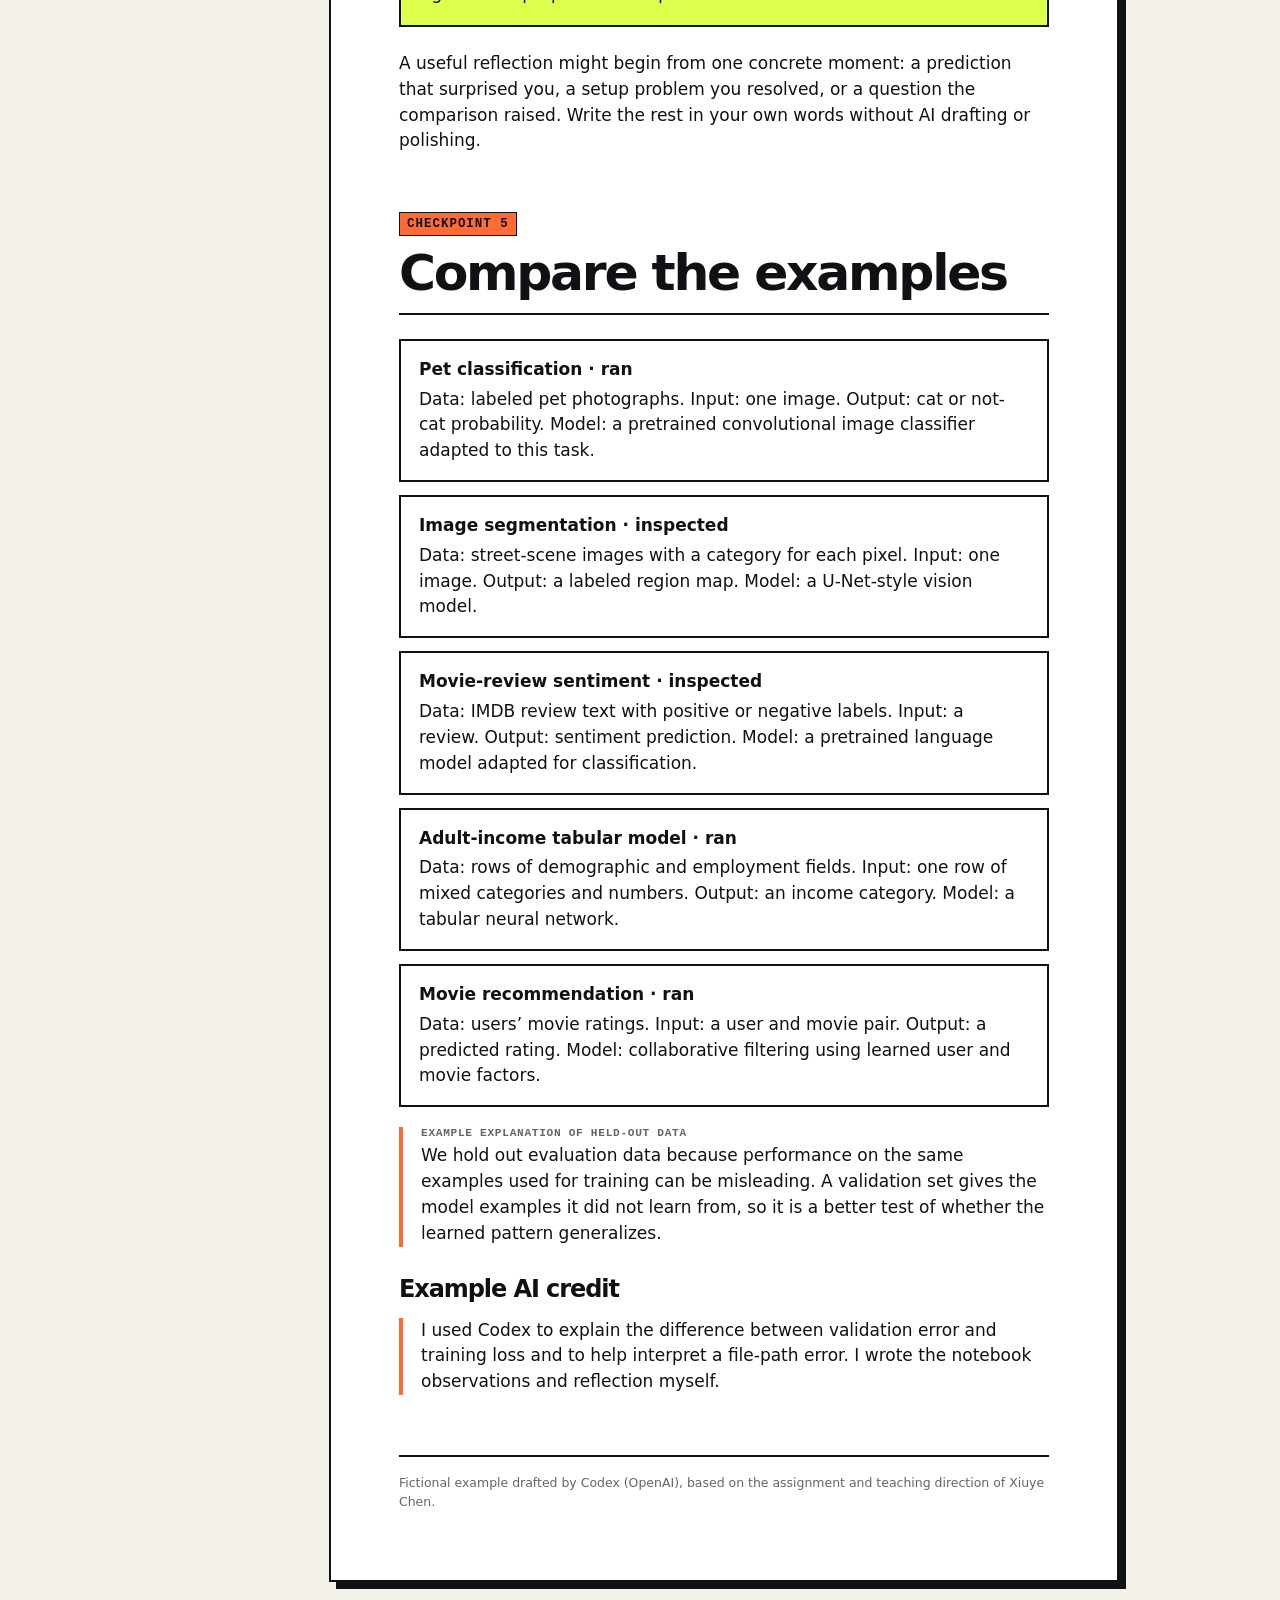
<file: lab-01/hw-01-worked-example.html>
<!doctype html>
<html lang="en">
<head>
  <meta charset="utf-8">
  <meta name="viewport" content="width=device-width,initial-scale=1">
  <meta name="description" content="A fictional worked example showing one possible level of response for CPSC 1710 Homework 1.">
  <meta name="theme-color" content="#101114">
  <title>Homework 1 · One Possible Worked Example</title>
  <link rel="stylesheet" href="../assets/labs.css">
</head>
<body>
  <nav class="sitebar no-print" aria-label="Example controls">
    <a href="index.html">← Lab 1</a>
    <div class="actions"><a class="button" href="hw-01-assignment.html">Assignment</a><button class="button primary" type="button" onclick="window.print()">Print / Save PDF</button></div>
  </nav>

  <div class="layout">
    <aside class="toc no-print" aria-label="Example contents">
      <h2>Worked example</h2>
      <ol>
        <li><a href="#orientation"><b>01</b><span>Orientation</span></a></li>
        <li><a href="#training"><b>02</b><span>Training</span></a></li>
        <li><a href="#predictions"><b>03</b><span>Predictions</span></a></li>
        <li><a href="#reflection"><b>04</b><span>Reflection</span></a></li>
        <li><a href="#comparison"><b>05</b><span>Comparison</span></a></li>
      </ol>
    </aside>

    <main class="paper">
      <header>
        <p class="kicker" style="--accent:var(--pink)"><span>Homework 01 · Reference</span></p>
        <h1>One Possible Worked Example</h1>
        <p class="score">Fictional Core-route submission · not an answer key</p>
        <div class="notice"><strong>Read this for the level of detail, not for answers to copy.</strong> The student, observations, screenshots, and numerical results below are invented. Your notebook will produce different evidence, and many strong responses will look different from this one.</div>
        <p>This example models a useful pattern: record what you did, show the evidence you actually observed, and explain it in ordinary language.</p>
      </header>

      <section class="section blue" id="orientation">
        <div class="section-head"><div><p class="section-label"><span>Checkpoint 1</span></p><h2>Getting oriented</h2></div></div>
        <div class="sample-answer" style="--accent:var(--blue)">
          <span class="answer-label">Example response</span>
          <p>I saved a copy named <code>HW1_Ada_Lovelace.ipynb</code> and added my name at the top. The runtime menu showed a T4 GPU. I changed the practice calculation from <code>2 + 2</code> to <code>7 * 6</code> and reran the cell, which replaced the old output with <code>42</code>.</p>
          <p>Changing a cell does not automatically update later cells. I need to rerun the changed cell and any cells that depend on its result. After restarting the runtime, I need to run the notebook from the top because the saved variables are gone.</p>
        </div>
        <p><strong>Why this works:</strong> it names the action, the visible result, and the general rule the student inferred.</p>
      </section>

      <section class="section orange" id="training">
        <div class="section-head"><div><p class="section-label"><span>Checkpoint 2</span></p><h2>What did we train?</h2></div></div>
        <div class="sample-answer" style="--accent:var(--orange)">
          <span class="answer-label">Example response</span>
          <p>The inputs were pet photographs. The labels were “cat” and “not cat,” derived from the file names. The model learned from a training portion of the images, while a separate validation portion was used to measure how well it handled examples it did not train on.</p>
          <p>My fictional validation error rate was <strong>0.024</strong>, or about 2.4%. That means roughly 2 or 3 of every 100 held-out images were classified incorrectly in this run. It does not guarantee the same performance on every image found online.</p>
          <p><strong>Training</strong> changes the model using labeled examples. <strong>Prediction</strong> uses the trained model to produce an output for a new input without changing the model.</p>
        </div>
        <p><strong>Why this works:</strong> it translates a metric into plain language and does not overclaim what the number proves.</p>
      </section>

      <section class="section pink" id="predictions">
        <div class="section-head"><div><p class="section-label"><span>Checkpoint 3</span></p><h2>Inspect predictions</h2></div></div>
        <p>In a real submission, each record would include the actual image or notebook output.</p>
        <div class="checkpoints">
          <div class="checkpoint">
            <strong>Image A · clear cat portrait</strong>
            <p><b>Before running:</b> cat, with high confidence. <b>Fictional output:</b> cat, 0.99.</p>
            <p>The result matched my prediction. The face, ears, and whiskers were large and unobstructed, so the image resembled a straightforward training example.</p>
          </div>
          <div class="checkpoint">
            <strong>Image B · small dog under a blanket</strong>
            <p><b>Before running:</b> dog, but uncertain. <b>Fictional output:</b> cat, 0.63.</p>
            <p>The model disagreed with me and was less confident. Most of the animal was hidden, and the visible pointed ears may have resembled features associated with cats. This is a useful failure because it suggests that context and occlusion matter.</p>
          </div>
          <div class="checkpoint">
            <strong>Image C · fox photographed outdoors</strong>
            <p><b>Before running:</b> neither label is appropriate. <b>Fictional output:</b> not cat, 0.91.</p>
            <p>The binary classifier still had to choose one of its two labels. “Not cat” is technically compatible with a fox, but the output does not mean the model recognized a fox. The test exposes how the available labels limit what a prediction can mean.</p>
          </div>
        </div>
        <p><strong>Why these work:</strong> each record separates the student’s prediction, the model’s evidence, and the interpretation.</p>
      </section>

      <section class="section blue" id="reflection">
        <div class="section-head"><div><p class="section-label"><span>Checkpoint 4</span></p><h2>Human-only reflection</h2></div></div>
        <div class="notice"><strong>No sample reflection is provided.</strong> This checkpoint is specifically reserved for your own 2–4 sentences. A model answer would work against the purpose of the question.</div>
        <p>A useful reflection might begin from one concrete moment: a prediction that surprised you, a setup problem you resolved, or a question the comparison raised. Write the rest in your own words without AI drafting or polishing.</p>
      </section>

      <section class="section orange" id="comparison">
        <div class="section-head"><div><p class="section-label"><span>Checkpoint 5</span></p><h2>Compare the examples</h2></div></div>
        <div class="checkpoints">
          <div class="checkpoint"><strong>Pet classification · ran</strong>Data: labeled pet photographs. Input: one image. Output: cat or not-cat probability. Model: a pretrained convolutional image classifier adapted to this task.</div>
          <div class="checkpoint"><strong>Image segmentation · inspected</strong>Data: street-scene images with a category for each pixel. Input: one image. Output: a labeled region map. Model: a U-Net-style vision model.</div>
          <div class="checkpoint"><strong>Movie-review sentiment · inspected</strong>Data: IMDB review text with positive or negative labels. Input: a review. Output: sentiment prediction. Model: a pretrained language model adapted for classification.</div>
          <div class="checkpoint"><strong>Adult-income tabular model · ran</strong>Data: rows of demographic and employment fields. Input: one row of mixed categories and numbers. Output: an income category. Model: a tabular neural network.</div>
          <div class="checkpoint"><strong>Movie recommendation · ran</strong>Data: users’ movie ratings. Input: a user and movie pair. Output: a predicted rating. Model: collaborative filtering using learned user and movie factors.</div>
        </div>
        <div class="sample-answer" style="--accent:var(--orange)">
          <span class="answer-label">Example explanation of held-out data</span>
          <p>We hold out evaluation data because performance on the same examples used for training can be misleading. A validation set gives the model examples it did not learn from, so it is a better test of whether the learned pattern generalizes.</p>
        </div>

        <h3>Example AI credit</h3>
        <div class="sample-answer" style="--accent:var(--orange)"><p>I used Codex to explain the difference between validation error and training loss and to help interpret a file-path error. I wrote the notebook observations and reflection myself.</p></div>
      </section>

      <footer>Fictional example drafted by Codex (OpenAI), based on the assignment and teaching direction of Xiuye Chen.</footer>
    </main>
  </div>
</body>
</html>
</file>
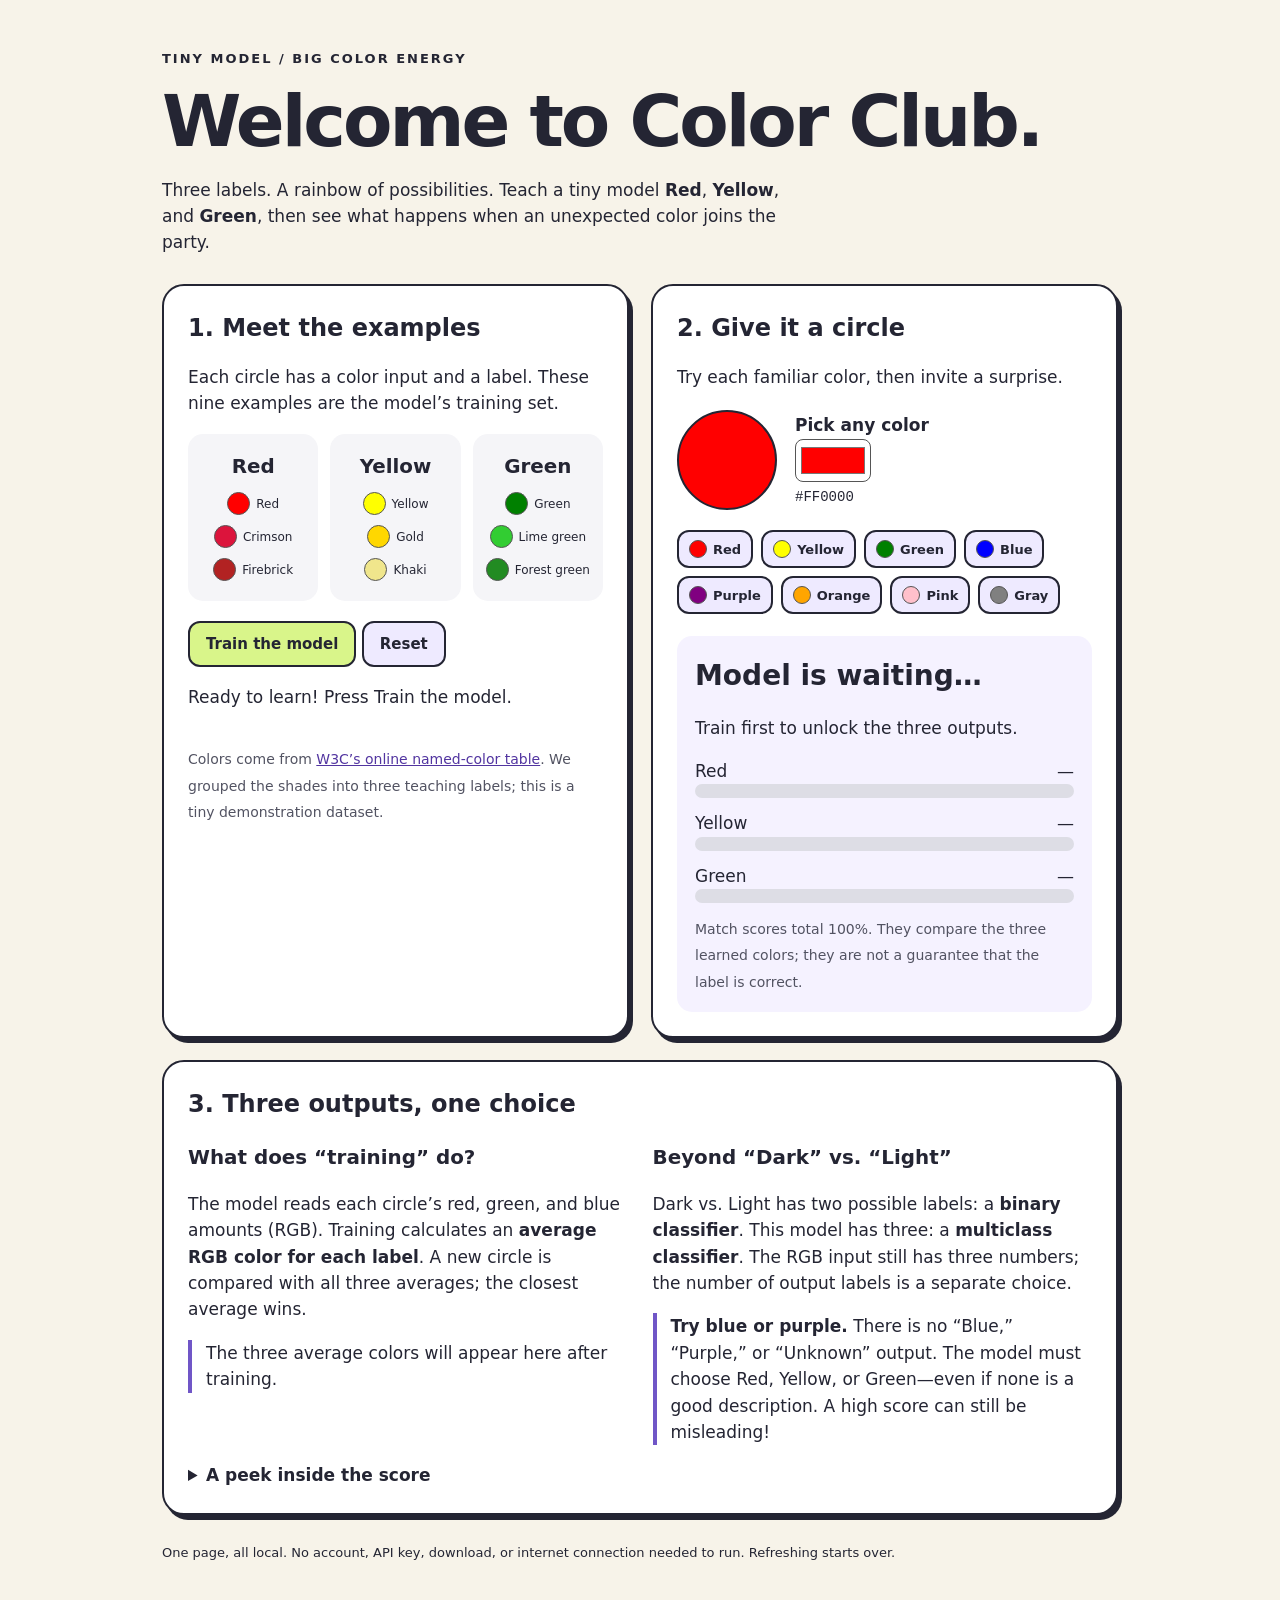
<file: lab-02/color-classifier.html>
<!doctype html>
<html lang="en">
<head>
<meta charset="utf-8">
<meta name="viewport" content="width=device-width, initial-scale=1">
<title>Color Club · A tiny three-label classifier</title>
<style>
*{box-sizing:border-box}body{margin:0;background:#f7f3e9;color:#242533;font:17px/1.55 system-ui,sans-serif}main{max-width:1000px;margin:auto;padding:36px 22px}h1{font-size:clamp(40px,8vw,72px);letter-spacing:-3px;line-height:1.05;margin:15px 0}h2{font-size:24px;margin:0 0 12px}h3{margin:8px 0}.eyebrow{font-size:13px;font-weight:800;letter-spacing:2px;text-transform:uppercase}.intro{max-width:650px}.layout{display:grid;grid-template-columns:1fr 1fr;gap:22px;margin-top:28px}section{background:#fff;border:2px solid #242533;border-radius:22px;padding:24px;box-shadow:4px 5px 0 #242533}.wide{grid-column:1/-1}.examples{display:grid;grid-template-columns:repeat(3,1fr);gap:12px}.group{text-align:center;background:#f5f5f8;border-radius:15px;padding:10px 4px}.swatch{display:inline-block;width:30px;height:30px;border:1px solid #555;border-radius:50%;vertical-align:middle}.sample{display:flex;gap:6px;align-items:center;justify-content:center;font-size:12px;margin:10px 0}.sample .swatch{flex-shrink:0;width:23px;height:23px}button{font:700 15px system-ui;cursor:pointer;background:#eeeaff;color:#242533;border:2px solid #242533;border-radius:12px;padding:12px 16px}button:hover{box-shadow:2px 3px 0 #242533}button:focus-visible,input:focus-visible,a:focus-visible{outline:3px solid #6547cc;outline-offset:4px}.primary{background:#d9f58a;margin-top:20px}small,.muted{color:#525362;font-size:14px}.controls{display:flex;align-items:center;gap:18px;margin:20px 0}.circle{width:100px;height:100px;border:2px solid #242533;border-radius:50%;background:#ff0000;flex-shrink:0}input[type=color]{display:block;width:76px;height:43px;padding:3px;background:white;border:1px solid #555;border-radius:8px;cursor:pointer}.presets{display:flex;flex-wrap:wrap;gap:8px}.presets button{padding:8px 10px;font-size:13px;display:flex;align-items:center;gap:6px}.presets .swatch{width:18px;height:18px}.result{background:#f5f2ff;border-radius:15px;padding:18px;margin-top:22px}.prediction{font-size:28px;font-weight:800;margin:0 0 8px}.score{margin:12px 0}.score-label{display:flex;justify-content:space-between}.track{height:14px;background:#dddde5;border-radius:9px;overflow:hidden}.fill{height:100%;width:0;background:#7056c7}.lesson{display:grid;grid-template-columns:1fr 1fr;gap:25px}.note{border-left:4px solid #7056c7;padding-left:14px}footer{margin:28px 0;font-size:13px}a{color:#5235a0}#status{min-height:44px}code{font-size:14px}summary{cursor:pointer;font-weight:700}@media(max-width:720px){.layout,.lesson{grid-template-columns:1fr}.wide{grid-column:auto}main{padding:24px 16px}section{padding:20px}.sample{flex-direction:column}h1{letter-spacing:-2px}}
</style>
</head>
<body><main>
<p class="eyebrow">Tiny model / big color energy</p>
<h1>Welcome to Color Club.</h1>
<p class="intro">Three labels. A rainbow of possibilities. Teach a tiny model <b>Red</b>, <b>Yellow</b>, and <b>Green</b>, then see what happens when an unexpected color joins the party.</p>
<div class="layout">
<section><h2>1. Meet the examples</h2><p>Each circle has a color input and a label. These nine examples are the model’s training set.</p><div class="examples" id="examples"></div><button class="primary" id="train" type="button">Train the model</button> <button id="reset" type="button">Reset</button><p id="status" role="status">Ready to learn! Press Train the model.</p><small>Colors come from <a href="https://www.w3.org/TR/css-color-3/#svg-color">W3C’s online named-color table</a>. We grouped the shades into three teaching labels; this is a tiny demonstration dataset.</small></section>
<section><h2>2. Give it a circle</h2><p>Try each familiar color, then invite a surprise.</p><div class="controls"><div class="circle" id="circle" role="img" aria-label="Input circle: #ff0000"></div><div><label for="picker"><b>Pick any color</b></label><input type="color" id="picker" value="#ff0000"><code id="hex">#FF0000</code></div></div><div class="presets" id="presets"></div><div class="result" aria-live="polite" aria-atomic="true"><p class="prediction" id="prediction">Model is waiting…</p><p id="explanation">Train first to unlock the three outputs.</p><div id="scores"></div><small>Match scores total 100%. They compare the three learned colors; they are not a guarantee that the label is correct.</small></div></section>
<section class="wide"><h2>3. Three outputs, one choice</h2><div class="lesson"><div><h3>What does “training” do?</h3><p>The model reads each circle’s red, green, and blue amounts (RGB). Training calculates an <b>average RGB color for each label</b>. A new circle is compared with all three averages; the closest average wins.</p><p id="learned" class="note">The three average colors will appear here after training.</p></div><div><h3>Beyond “Dark” vs. “Light”</h3><p>Dark vs. Light has two possible labels: a <b>binary classifier</b>. This model has three: a <b>multiclass classifier</b>. The RGB input still has three numbers; the number of output labels is a separate choice.</p><p class="note"><b>Try blue or purple.</b> There is no “Blue,” “Purple,” or “Unknown” output. The model must choose Red, Yellow, or Green—even if none is a good description. A high score can still be misleading!</p></div></div><details><summary>A peek inside the score</summary><p>This is a nearest-centroid classifier. Training learns three average RGB vectors. For prediction, RGB values are divided by 255, and we calculate squared distance to each average. Each match strength is <code>exp(−distance / 0.15)</code>; dividing by the sum gives the three scores. The value 0.15 controls how sharp the scores look and is fixed for this demo.</p><p>We have not measured accuracy on a separate test set. Trying the training colors again checks that the demo works; it does not prove that the model understands every shade.</p></details></section>
</div><footer>One page, all local. No account, API key, download, or internet connection needed to run. Refreshing starts over.</footer>
<noscript>This classifier needs JavaScript enabled in your browser.</noscript>
</main>
<script>
'use strict';
const groups = [
  {label:'Red', colors:[['Red','#ff0000'],['Crimson','#dc143c'],['Firebrick','#b22222']]},
  {label:'Yellow', colors:[['Yellow','#ffff00'],['Gold','#ffd700'],['Khaki','#f0e68c']]},
  {label:'Green', colors:[['Green','#008000'],['Lime green','#32cd32'],['Forest green','#228b22']]}
];
const presets = [['Red','#ff0000'],['Yellow','#ffff00'],['Green','#008000'],['Blue','#0000ff'],['Purple','#800080'],['Orange','#ffa500'],['Pink','#ffc0cb'],['Gray','#808080']];
const el = id => document.getElementById(id);
const rgb = hex => [1,3,5].map(i => parseInt(hex.slice(i,i+2),16)/255);
let centers = null;
el('examples').innerHTML = groups.map(g => `<div class="group"><h3>${g.label}</h3>${g.colors.map(([name,color]) => `<div class="sample"><span class="swatch" style="background:${color}" aria-hidden="true"></span><span>${name}</span></div>`).join('')}</div>`).join('');
el('presets').innerHTML = presets.map(([name,color]) => `<button type="button" data-color="${color}"><span class="swatch" style="background:${color}" aria-hidden="true"></span>${name}</button>`).join('');
el('scores').innerHTML = groups.map((g,i) => `<div class="score"><div class="score-label"><span>${g.label}</span><span id="value${i}">—</span></div><div class="track"><div class="fill" id="bar${i}"></div></div></div>`).join('');
function predict(hex) {
  const input = rgb(hex);
  const strengths = centers.map(center => Math.exp(-center.reduce((sum,v,i) => sum+(v-input[i])**2,0)/0.15));
  const total = strengths.reduce((a,b) => a+b,0);
  return strengths.map(v => v/total);
}
function update() {
  const hex = el('picker').value;
  el('circle').style.background = hex;
  el('circle').setAttribute('aria-label', 'Input circle: '+hex);
  el('hex').textContent = hex.toUpperCase();
  if (!centers) return;
  const scores = predict(hex);
  const best = Math.max(...scores);
  const winners = scores.map((v,i) => Math.abs(v-best)<1e-10 ? i : -1).filter(i => i>=0);
  el('prediction').textContent = winners.length>1 ? 'Tie: '+winners.map(i=>groups[i].label).join(' / ') : 'My guess: '+groups[winners[0]].label;
  el('explanation').textContent = winners.length>1 ? 'These learned averages are equally close to your circle.' : 'The '+groups[winners[0]].label+' average is closest to your circle. These are the only three labels I know.';
  // Allocate tenths of a percent so the displayed scores sum to exactly 100%.
  const units = scores.map(v => Math.floor(v*1000));
  const order = scores.map((v,i) => ({i, fraction:v*1000-units[i]})).sort((a,b)=>b.fraction-a.fraction);
  const remaining = 1000-units.reduce((a,b)=>a+b,0);
  for(let i=0;i<remaining;i++) units[order[i].i]++;
  scores.forEach((score,i) => {el('value'+i).textContent=(units[i]/10).toFixed(1)+'%';el('bar'+i).style.width=(score*100)+'%';});
}
el('train').addEventListener('click', () => {
  centers = groups.map(g => [0,1,2].map(i => g.colors.reduce((sum,c) => sum+rgb(c[1])[i],0)/g.colors.length));
  el('status').textContent = 'Trained on 9 circles! Three learned averages are ready. Try a color →';
  el('train').textContent = 'Train again';
  el('learned').innerHTML = centers.map((c,i) => `<span class="swatch" style="background:rgb(${c.map(v=>Math.round(v*255)).join(',')})" aria-hidden="true"></span> ${groups[i].label}`).join(' &nbsp; ');
  update();
});
el('picker').addEventListener('input', update);
el('presets').addEventListener('click', event => {const button=event.target.closest('button');if(button){el('picker').value=button.dataset.color;update();}});
el('reset').addEventListener('click', () => {
  centers=null;el('picker').value='#ff0000';el('train').textContent='Train the model';
  el('status').textContent='Ready to learn! Press Train the model.';
  el('prediction').textContent='Model is waiting…';el('explanation').textContent='Train first to unlock the three outputs.';
  el('learned').textContent='The three average colors will appear here after training.';
  groups.forEach((g,i)=>{el('value'+i).textContent='—';el('bar'+i).style.width='0%';});update();
});
</script>
</body>
</html>
</file>
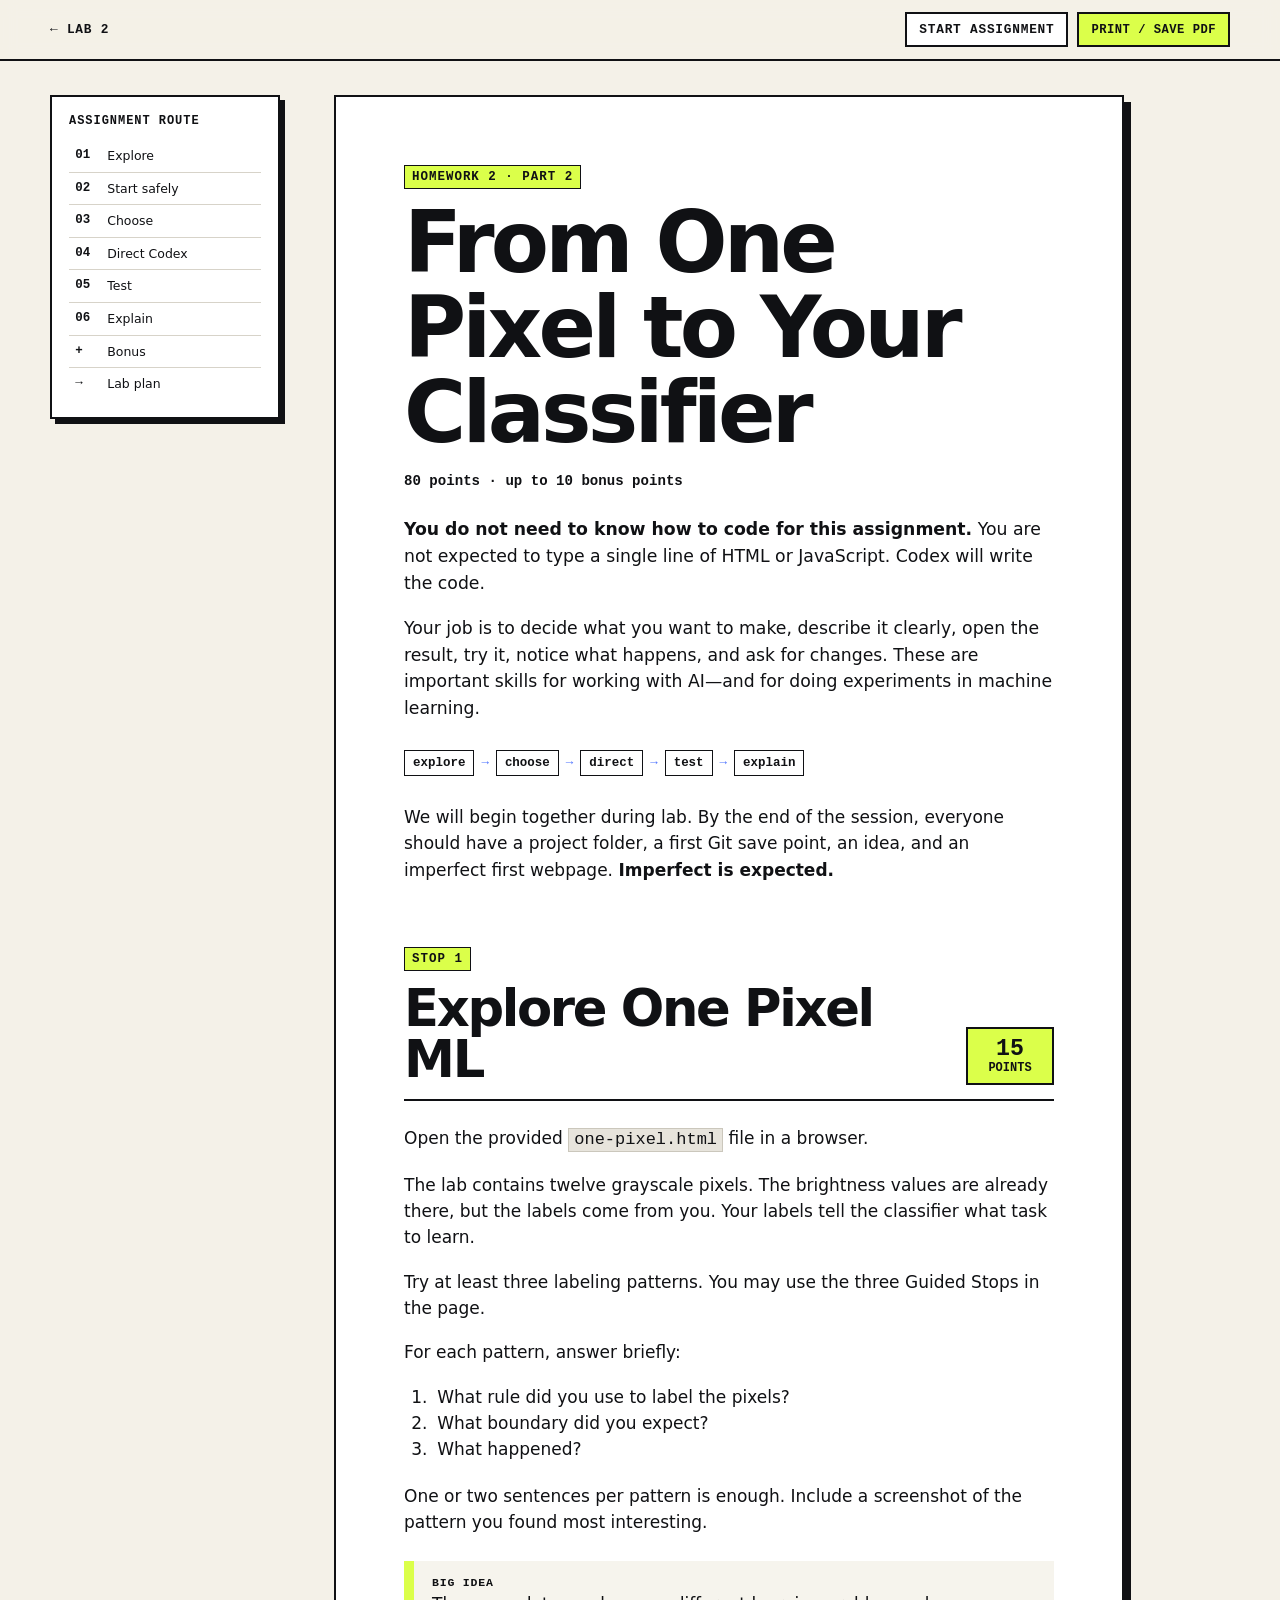
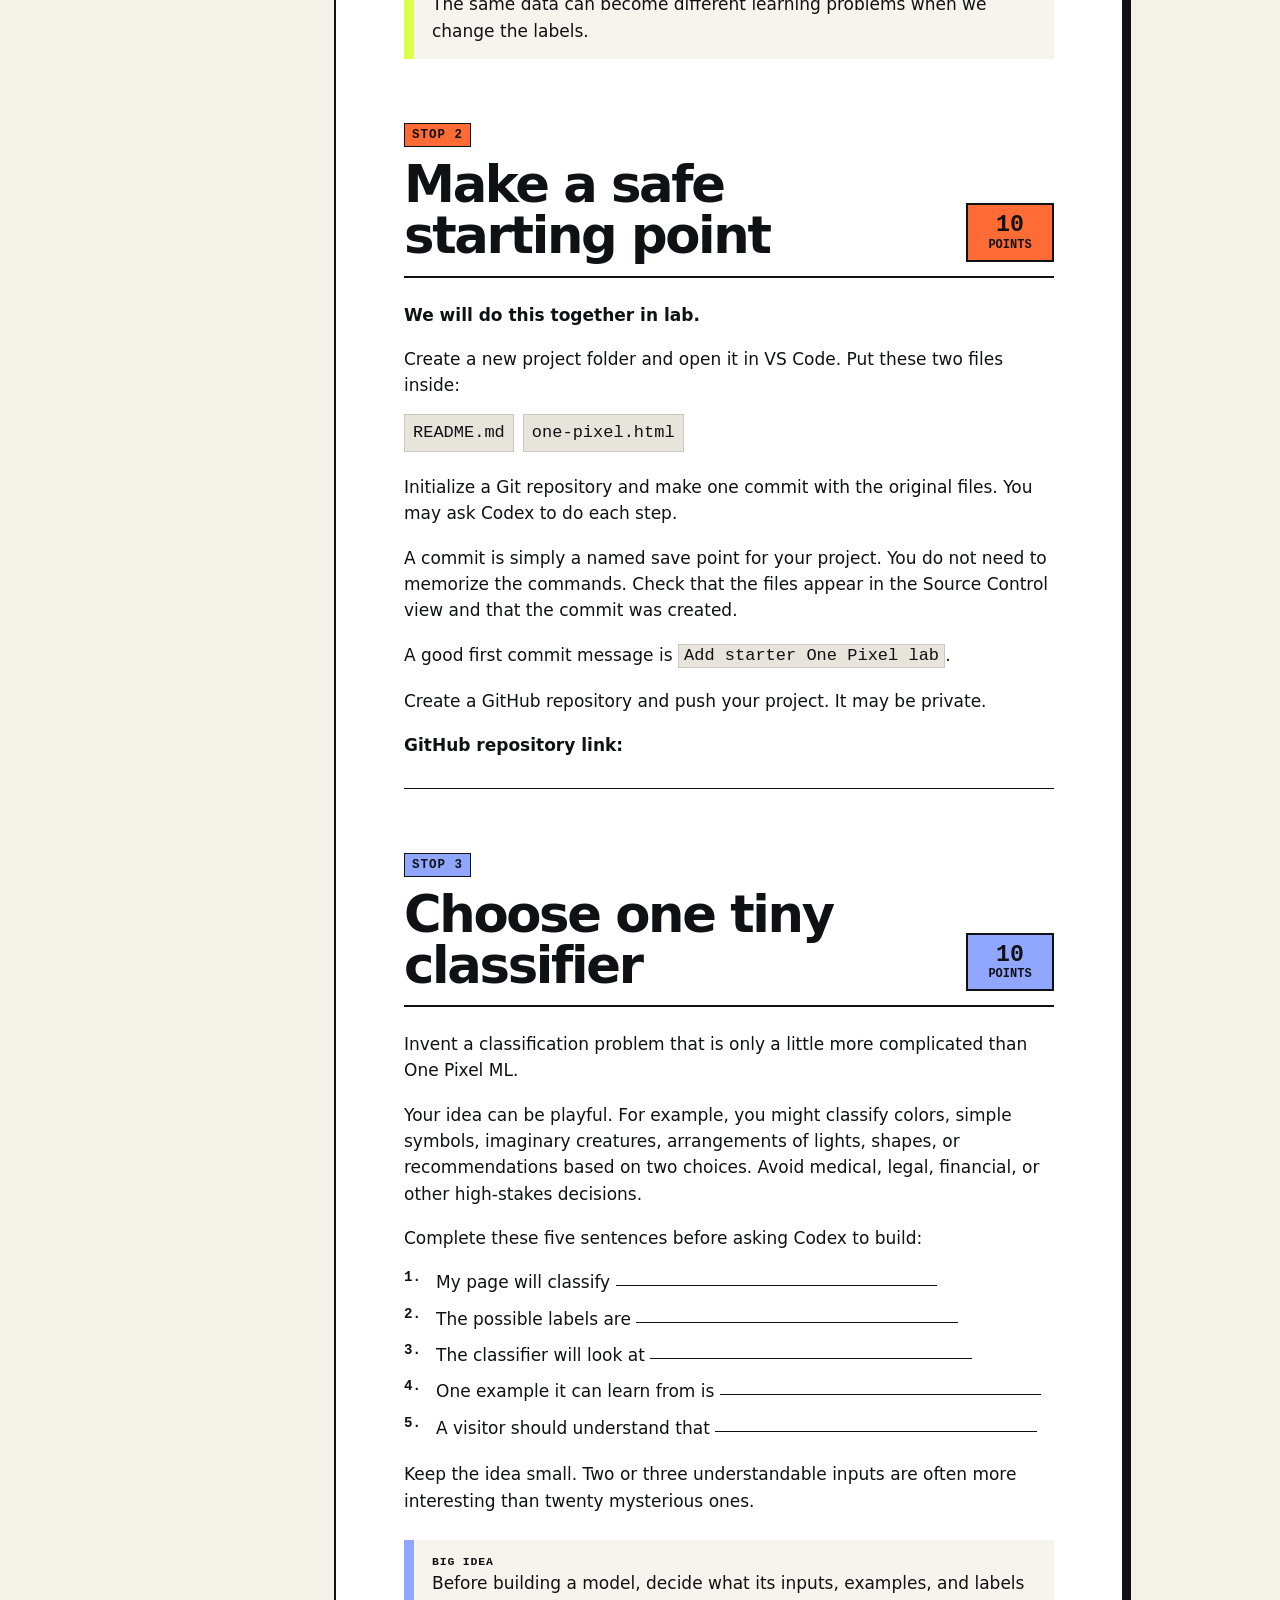
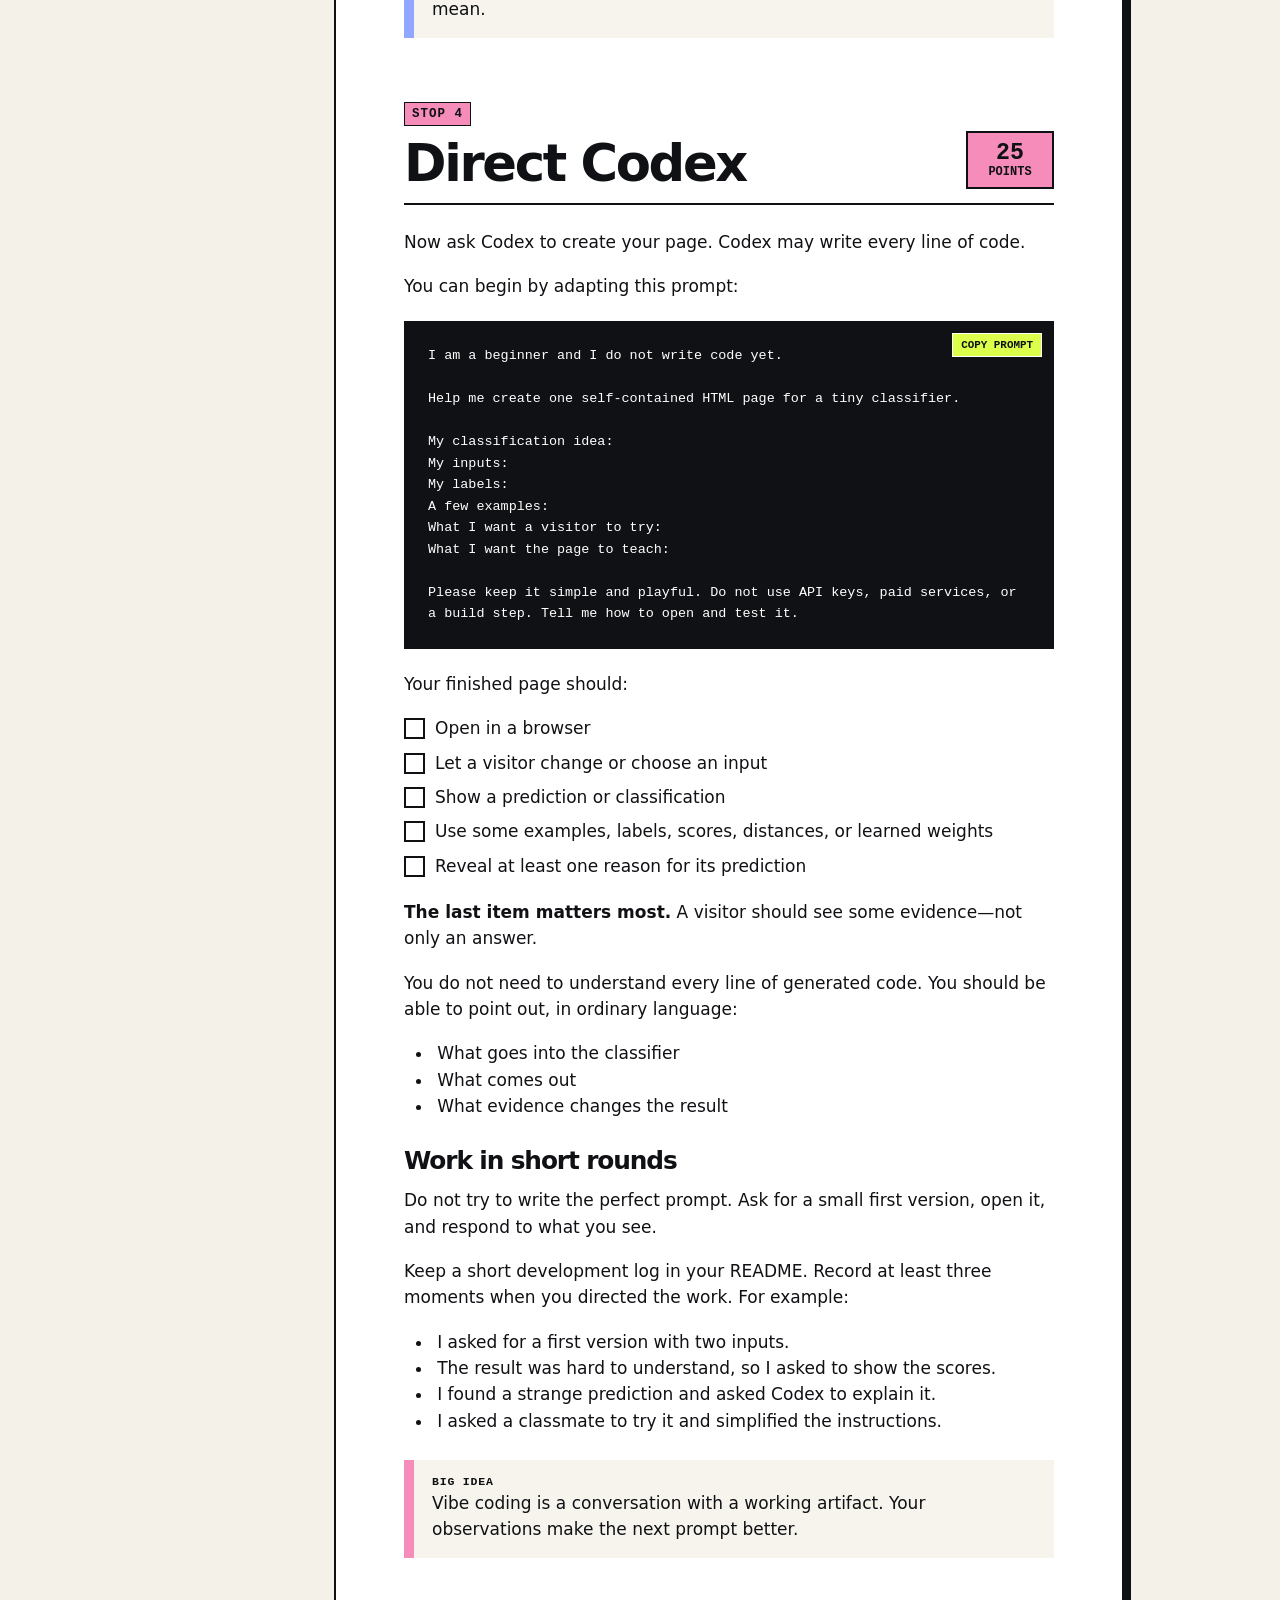
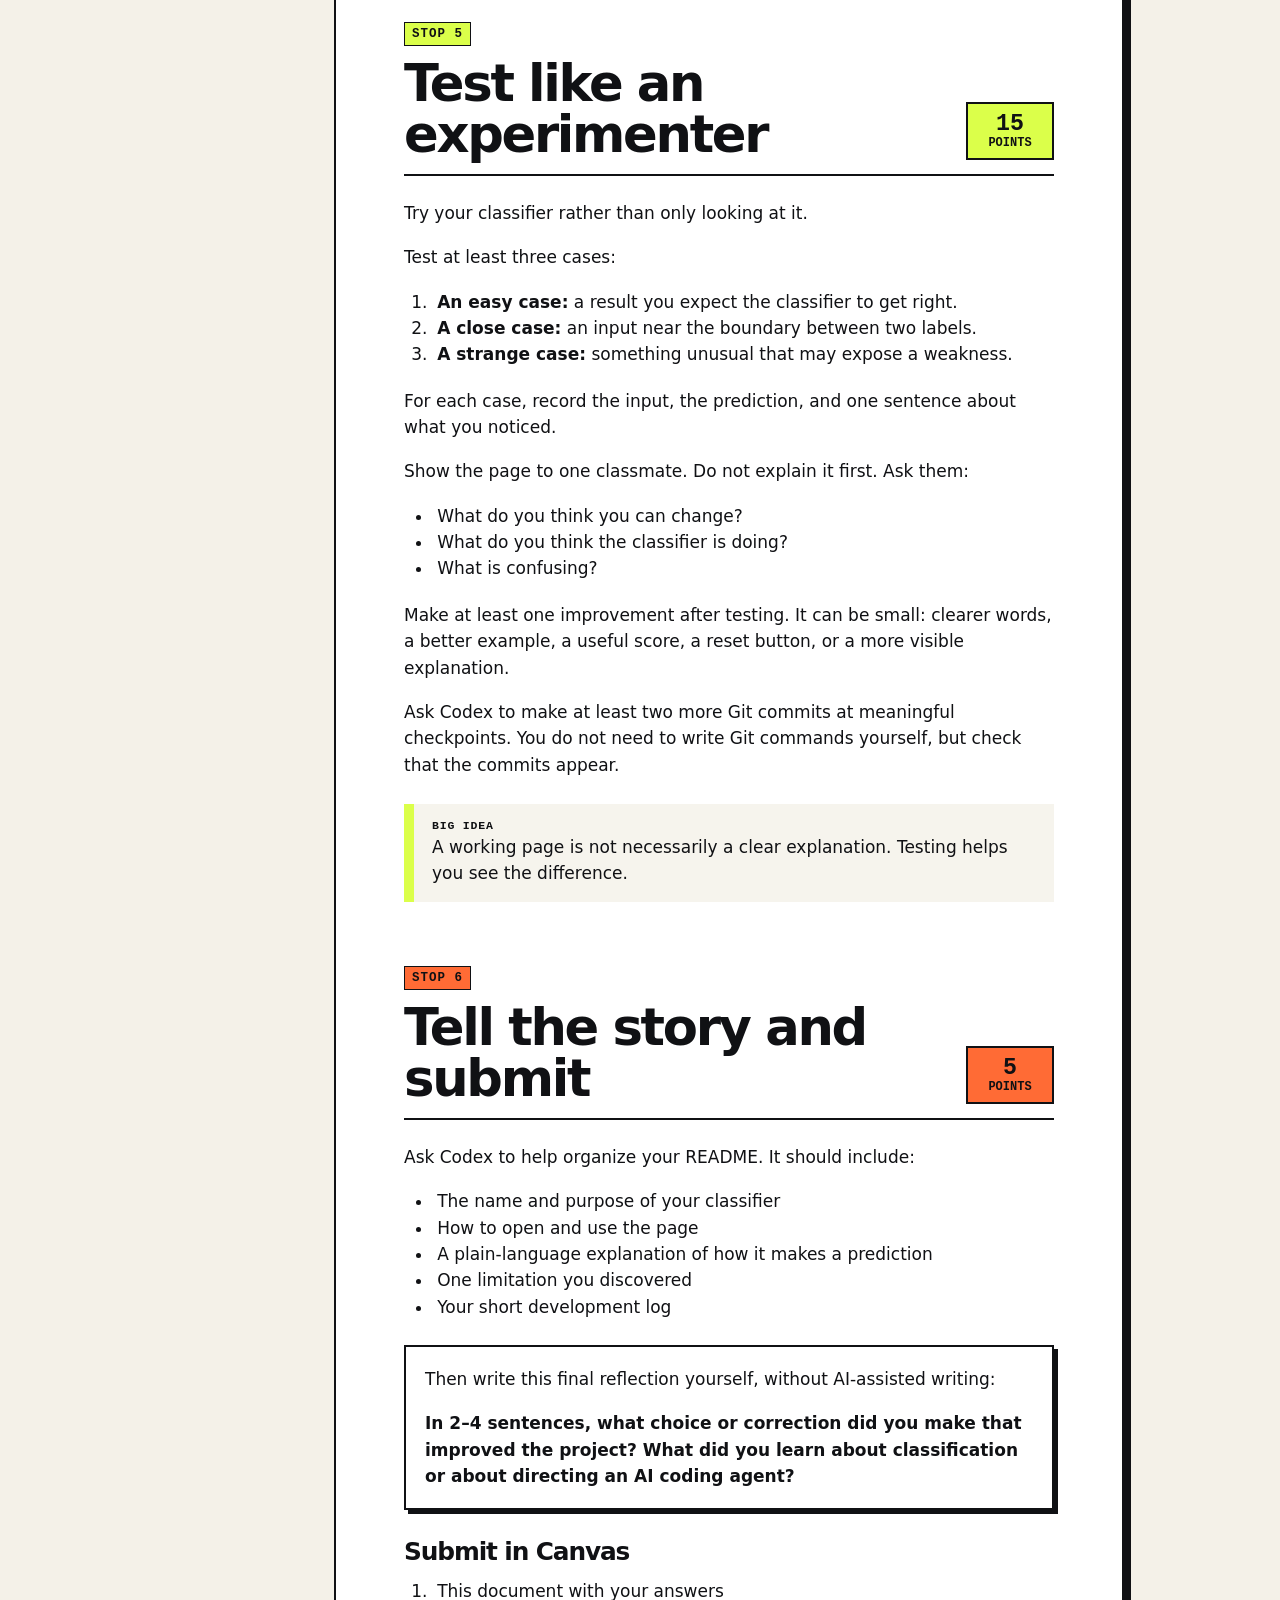
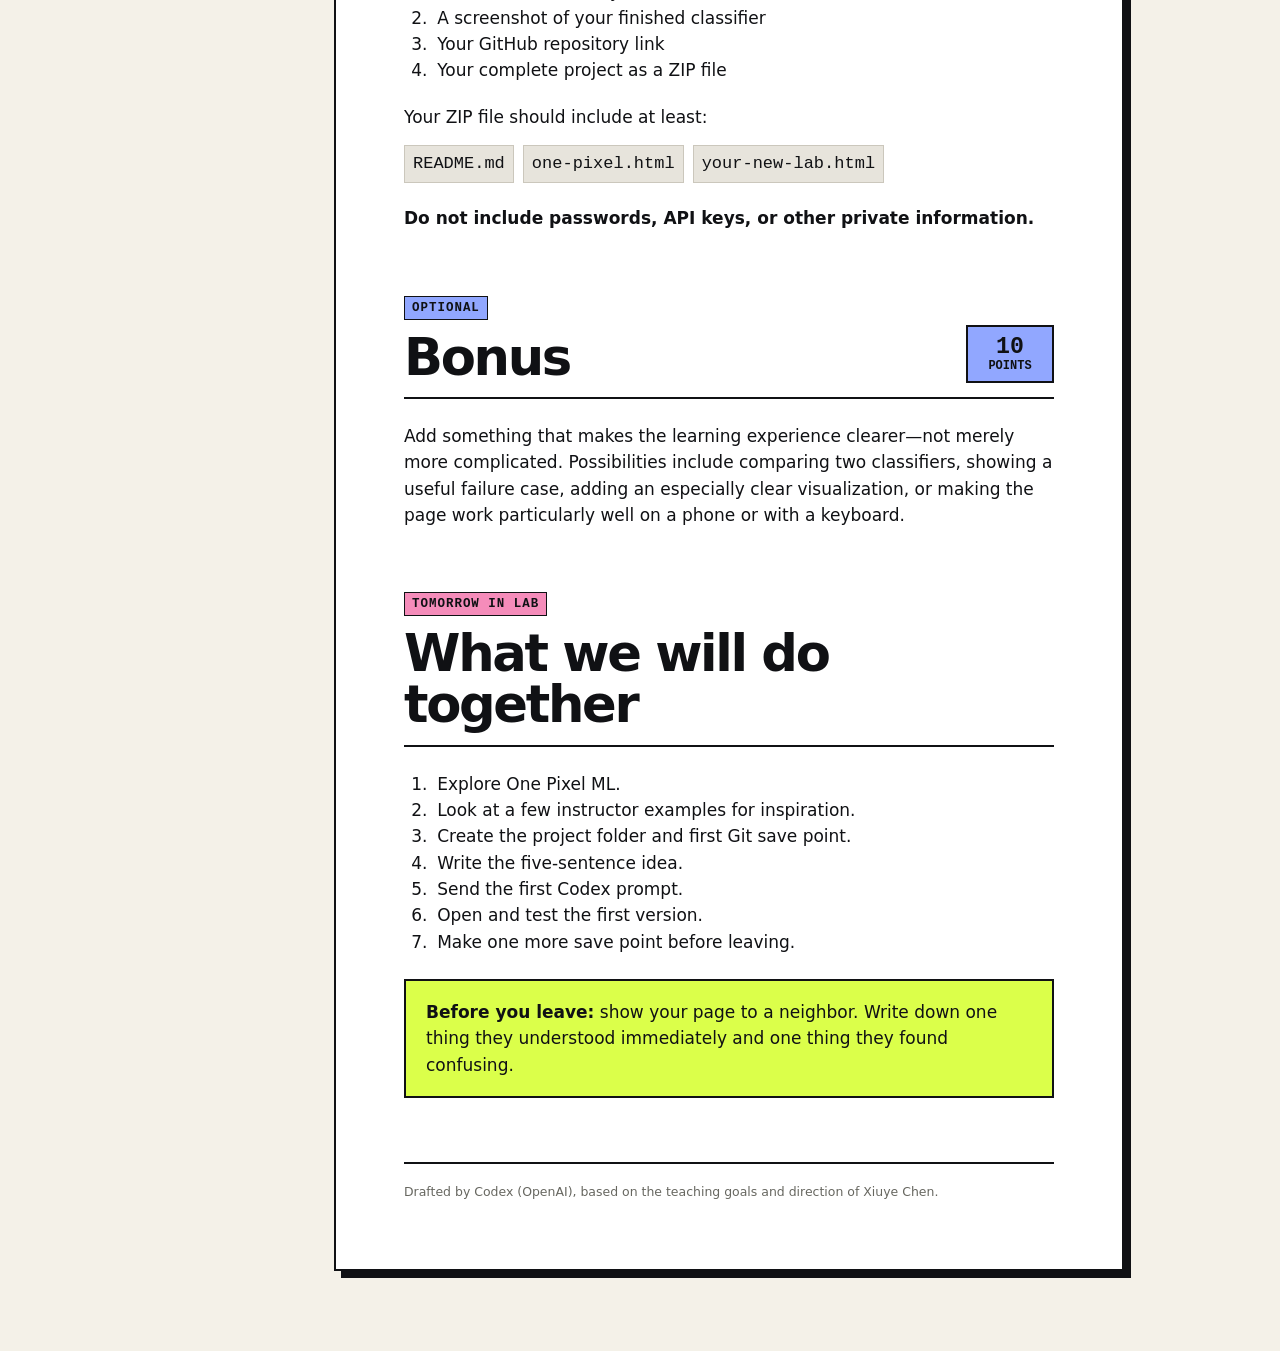
<file: lab-02/hw-02-assignment.html>
<!doctype html>
<html lang="en">
<head>
  <meta charset="utf-8">
  <meta name="viewport" content="width=device-width,initial-scale=1">
  <meta name="description" content="A beginner-friendly assignment for designing, directing, testing, and explaining a tiny classifier with Codex.">
  <meta name="theme-color" content="#101114">
  <title>From One Pixel to Your Classifier</title>
  <style>
    :root {
      --ink: #101114;
      --paper: #f4f1e8;
      --white: #fff;
      --acid: #dbff4a;
      --orange: #ff6b35;
      --blue: #4f74ff;
      --pink: #ed4c91;
      --muted: #676760;
      --line: 2px solid var(--ink);
      --shadow: 7px 7px 0 var(--ink);
    }

    * { box-sizing: border-box; }
    html { scroll-behavior: smooth; }
    body {
      margin: 0;
      background: var(--paper);
      color: var(--ink);
      font-family: Inter, ui-sans-serif, system-ui, -apple-system, BlinkMacSystemFont, "Segoe UI", sans-serif;
      font-size: 17px;
      line-height: 1.55;
    }
    a { color: inherit; }
    code, .mono {
      font-family: ui-monospace, SFMono-Regular, Menlo, Consolas, monospace;
    }
    code {
      background: #e7e4dc;
      border: 1px solid #cbc7bc;
      padding: .08em .3em;
    }
    button { font: inherit; }

    .sitebar {
      position: sticky;
      top: 0;
      z-index: 10;
      display: flex;
      align-items: center;
      justify-content: space-between;
      gap: 18px;
      padding: 12px max(18px, calc((100vw - 1180px) / 2));
      border-bottom: var(--line);
      background: rgba(244, 241, 232, .96);
      backdrop-filter: blur(8px);
    }
    .sitebar a {
      font: 850 .8rem ui-monospace, SFMono-Regular, Menlo, monospace;
      text-decoration: none;
      text-transform: uppercase;
      letter-spacing: .06em;
    }
    .actions { display: flex; gap: 9px; }
    .button {
      appearance: none;
      border: var(--line);
      background: var(--white);
      color: var(--ink);
      padding: 8px 12px;
      cursor: pointer;
      font: 800 .76rem ui-monospace, SFMono-Regular, Menlo, monospace;
      text-transform: uppercase;
      letter-spacing: .04em;
    }
    .button.primary { background: var(--acid); }
    .button:hover { transform: translate(-1px, -1px); box-shadow: 3px 3px 0 var(--ink); }
    .button:focus-visible, a:focus-visible { outline: 4px solid var(--blue); outline-offset: 3px; }

    .layout {
      width: min(1180px, calc(100% - 36px));
      margin: 34px auto 70px;
      display: grid;
      grid-template-columns: 230px minmax(0, 790px);
      gap: 54px;
      align-items: start;
    }
    .toc {
      position: sticky;
      top: 78px;
      border: var(--line);
      background: var(--white);
      box-shadow: 5px 5px 0 var(--ink);
      padding: 17px;
    }
    .toc h2 {
      margin: 0 0 12px;
      font: 900 .75rem ui-monospace, SFMono-Regular, Menlo, monospace;
      text-transform: uppercase;
      letter-spacing: .08em;
    }
    .toc ol { list-style: none; margin: 0; padding: 0; }
    .toc li + li { border-top: 1px solid #d7d3c9; }
    .toc a {
      display: grid;
      grid-template-columns: 24px 1fr;
      gap: 8px;
      padding: 8px 2px;
      font-size: .78rem;
      line-height: 1.25;
      text-decoration: none;
    }
    .toc b { font-family: ui-monospace, SFMono-Regular, Menlo, monospace; }
    .toc a:hover span { text-decoration: underline; text-decoration-thickness: 2px; }

    .paper {
      min-width: 0;
      border: var(--line);
      background: var(--white);
      box-shadow: var(--shadow);
      padding: clamp(30px, 6vw, 68px);
    }
    .kicker, .stop-label {
      margin: 0 0 12px;
      font: 900 .78rem ui-monospace, SFMono-Regular, Menlo, monospace;
      text-transform: uppercase;
      letter-spacing: .08em;
    }
    .kicker span, .stop-label span {
      display: inline-block;
      border: 1px solid var(--ink);
      background: var(--accent, var(--acid));
      padding: 4px 7px;
    }
    h1, h2, h3 { line-height: 1; letter-spacing: -.045em; }
    h1 { margin: 0 0 18px; font-size: clamp(2.7rem, 7vw, 5.3rem); }
    h2 { margin: 0; font-size: clamp(2rem, 5vw, 3.2rem); }
    h3 { margin: 30px 0 13px; font-size: 1.55rem; }
    p { margin: 0 0 18px; }
    ul, ol { margin: 0 0 20px; padding-left: 1.7em; }
    li { padding-left: .25em; }
    .score {
      margin: 0 0 27px;
      font: 850 .88rem ui-monospace, SFMono-Regular, Menlo, monospace;
    }
    .intro { font-size: 1.08rem; }
    .path {
      display: flex;
      flex-wrap: wrap;
      gap: 7px;
      margin: 28px 0;
      font: 800 .78rem ui-monospace, SFMono-Regular, Menlo, monospace;
    }
    .path span { border: 1px solid var(--ink); padding: 5px 8px; }
    .path i { align-self: center; color: var(--blue); font-style: normal; }

    .stop { --accent: var(--acid); margin-top: 64px; scroll-margin-top: 88px; }
    .stop:nth-of-type(4n + 2) { --accent: var(--orange); }
    .stop:nth-of-type(4n + 3) { --accent: #91a7ff; }
    .stop:nth-of-type(4n) { --accent: #f58cba; }
    .stop-head {
      display: grid;
      grid-template-columns: 1fr auto;
      gap: 16px;
      align-items: end;
      border-bottom: var(--line);
      padding-bottom: 14px;
      margin-bottom: 24px;
    }
    .points {
      min-width: 88px;
      text-align: center;
      border: var(--line);
      background: var(--accent);
      padding: 9px 10px 8px;
      font: 900 .75rem ui-monospace, SFMono-Regular, Menlo, monospace;
      text-transform: uppercase;
    }
    .points strong { display: block; font-size: 1.45rem; line-height: 1; }
    .big-idea {
      margin: 26px 0 0;
      border-left: 10px solid var(--accent);
      background: #f6f4ed;
      padding: 15px 18px;
    }
    .big-idea strong {
      display: block;
      margin-bottom: 2px;
      font: 900 .72rem ui-monospace, SFMono-Regular, Menlo, monospace;
      text-transform: uppercase;
      letter-spacing: .07em;
    }
    .worksheet {
      counter-reset: prompt;
      list-style: none;
      padding: 0;
    }
    .worksheet li {
      counter-increment: prompt;
      display: grid;
      grid-template-columns: 24px 1fr;
      gap: 8px;
      margin: 10px 0;
      padding: 0;
    }
    .worksheet li::before {
      content: counter(prompt) ".";
      font: 800 .88rem ui-monospace, SFMono-Regular, Menlo, monospace;
    }
    .blank {
      display: inline-block;
      min-width: 52%;
      border-bottom: 1.5px solid var(--ink);
      transform: translateY(-2px);
    }
    .wide-blank { display: block; height: 30px; border-bottom: 1.5px solid var(--ink); }
    .file-list {
      display: flex;
      gap: 9px;
      flex-wrap: wrap;
      margin: -3px 0 22px;
    }
    .file-list code { padding: 5px 8px; }
    .prompt-box {
      position: relative;
      margin: 22px 0;
      border: var(--line);
      background: var(--ink);
      color: var(--white);
      padding: 22px;
    }
    .prompt-box pre {
      margin: 0;
      white-space: pre-wrap;
      font: 500 .84rem/1.6 ui-monospace, SFMono-Regular, Menlo, Consolas, monospace;
    }
    .copy {
      position: absolute;
      top: 10px;
      right: 10px;
      border: 1px solid var(--white);
      background: var(--acid);
      color: var(--ink);
      padding: 5px 8px;
      cursor: pointer;
      font: 800 .68rem ui-monospace, SFMono-Regular, Menlo, monospace;
      text-transform: uppercase;
    }
    .callout {
      border: var(--line);
      background: var(--acid);
      padding: 18px 20px;
      margin: 24px 0;
    }
    .reflection {
      border: var(--line);
      box-shadow: 4px 4px 0 var(--ink);
      padding: 19px;
      margin: 25px 0;
    }
    .reflection p:last-child { margin-bottom: 0; }
    .checks { list-style: none; padding-left: 0; }
    .checks li { position: relative; padding-left: 31px; margin: 8px 0; }
    .checks li::before {
      content: "";
      position: absolute;
      left: 0;
      top: .17em;
      width: 17px;
      height: 17px;
      border: 2px solid var(--ink);
      background: var(--white);
    }
    .bonus { --accent: var(--acid); }
    footer {
      margin-top: 64px;
      padding-top: 18px;
      border-top: var(--line);
      color: var(--muted);
      font-size: .78rem;
    }

    @media (max-width: 880px) {
      .layout { grid-template-columns: 1fr; gap: 22px; }
      .toc { position: static; }
      .toc ol { display: grid; grid-template-columns: 1fr 1fr; gap: 0 16px; }
      .paper { padding: clamp(26px, 7vw, 54px); }
    }
    @media (max-width: 570px) {
      body { font-size: 16px; }
      .sitebar { align-items: flex-start; }
      .actions .button:not(.primary) { display: none; }
      .layout { width: min(100% - 22px, 790px); margin-top: 16px; }
      .toc { display: none; }
      .paper { padding: 25px 20px; box-shadow: 4px 4px 0 var(--ink); }
      .stop { margin-top: 48px; }
      .stop-head { grid-template-columns: 1fr; }
      .points { width: fit-content; min-width: 0; display: flex; gap: 5px; align-items: baseline; }
      .points strong { font-size: .75rem; }
    }

    @media print {
      @page { size: letter; margin: .62in .68in .64in; }
      :root { --paper: #fff; }
      html { scroll-behavior: auto; }
      body { background: #fff; font-size: 10.5pt; line-height: 1.4; -webkit-print-color-adjust: exact; print-color-adjust: exact; }
      .no-print, .sitebar, .toc, .copy { display: none !important; }
      .layout { display: block; width: auto; margin: 0; }
      .paper { border: 0; box-shadow: none; padding: 0; }
      h1 { font-size: 34pt; }
      h2 { font-size: 22pt; }
      h3 { font-size: 15pt; margin-top: 20pt; }
      .intro { font-size: 11pt; }
      .stop { margin-top: 34pt; scroll-margin-top: 0; }
      .stop-head, .big-idea, .prompt-box, .callout, .reflection, .file-list, footer { break-inside: avoid; }
      .stop-head { break-after: avoid-page; margin-bottom: 16pt; }
      .stop-label { margin-bottom: 7pt; }
      .points { padding: 6pt 8pt; }
      .prompt-box { background: #f1f1ed; color: #000; }
      .worksheet li, .checks li { break-inside: avoid; }
      a { text-decoration: none; }
      .screen-only { display: none; }
    }
  </style>
</head>
<body>
  <nav class="sitebar no-print" aria-label="Assignment controls">
    <a href="index.html">← Lab 2</a>
    <div class="actions">
      <a class="button" href="#stop-1">Start assignment</a>
      <button class="button primary" type="button" onclick="window.print()">Print / Save PDF</button>
    </div>
  </nav>

  <div class="layout">
    <aside class="toc no-print" aria-label="Assignment contents">
      <h2>Assignment route</h2>
      <ol>
        <li><a href="#stop-1"><b>01</b><span>Explore</span></a></li>
        <li><a href="#stop-2"><b>02</b><span>Start safely</span></a></li>
        <li><a href="#stop-3"><b>03</b><span>Choose</span></a></li>
        <li><a href="#stop-4"><b>04</b><span>Direct Codex</span></a></li>
        <li><a href="#stop-5"><b>05</b><span>Test</span></a></li>
        <li><a href="#stop-6"><b>06</b><span>Explain</span></a></li>
        <li><a href="#bonus"><b>+</b><span>Bonus</span></a></li>
        <li><a href="#lab-plan"><b>→</b><span>Lab plan</span></a></li>
      </ol>
    </aside>

    <main class="paper">
      <header>
        <p class="kicker"><span>Homework 2 · Part 2</span></p>
        <h1>From One Pixel to Your Classifier</h1>
        <p class="score">80 points · up to 10 bonus points</p>
        <div class="intro">
          <p><strong>You do not need to know how to code for this assignment.</strong> You are not expected to type a single line of HTML or JavaScript. Codex will write the code.</p>
          <p>Your job is to decide what you want to make, describe it clearly, open the result, try it, notice what happens, and ask for changes. These are important skills for working with AI—and for doing experiments in machine learning.</p>
        </div>
        <div class="path" aria-label="Assignment path">
          <span>explore</span><i>→</i><span>choose</span><i>→</i><span>direct</span><i>→</i><span>test</span><i>→</i><span>explain</span>
        </div>
        <p>We will begin together during lab. By the end of the session, everyone should have a project folder, a first Git save point, an idea, and an imperfect first webpage. <strong>Imperfect is expected.</strong></p>
      </header>

      <section class="stop" id="stop-1">
        <div class="stop-head">
          <div><p class="stop-label"><span>Stop 1</span></p><h2>Explore One Pixel ML</h2></div>
          <div class="points"><strong>15</strong> points</div>
        </div>
        <p>Open the provided <code>one-pixel.html</code> file in a browser.</p>
        <p>The lab contains twelve grayscale pixels. The brightness values are already there, but the labels come from you. Your labels tell the classifier what task to learn.</p>
        <p>Try at least three labeling patterns. You may use the three Guided Stops in the page.</p>
        <p>For each pattern, answer briefly:</p>
        <ol>
          <li>What rule did you use to label the pixels?</li>
          <li>What boundary did you expect?</li>
          <li>What happened?</li>
        </ol>
        <p>One or two sentences per pattern is enough. Include a screenshot of the pattern you found most interesting.</p>
        <div class="big-idea"><strong>Big idea</strong>The same data can become different learning problems when we change the labels.</div>
      </section>

      <section class="stop" id="stop-2">
        <div class="stop-head">
          <div><p class="stop-label"><span>Stop 2</span></p><h2>Make a safe starting point</h2></div>
          <div class="points"><strong>10</strong> points</div>
        </div>
        <p><strong>We will do this together in lab.</strong></p>
        <p>Create a new project folder and open it in VS Code. Put these two files inside:</p>
        <div class="file-list"><code>README.md</code><code>one-pixel.html</code></div>
        <p>Initialize a Git repository and make one commit with the original files. You may ask Codex to do each step.</p>
        <p>A commit is simply a named save point for your project. You do not need to memorize the commands. Check that the files appear in the Source Control view and that the commit was created.</p>
        <p>A good first commit message is <code>Add starter One Pixel lab</code>.</p>
        <p>Create a GitHub repository and push your project. It may be private.</p>
        <p><strong>GitHub repository link:</strong><span class="wide-blank" aria-hidden="true"></span></p>
      </section>

      <section class="stop" id="stop-3">
        <div class="stop-head">
          <div><p class="stop-label"><span>Stop 3</span></p><h2>Choose one tiny classifier</h2></div>
          <div class="points"><strong>10</strong> points</div>
        </div>
        <p>Invent a classification problem that is only a little more complicated than One Pixel ML.</p>
        <p>Your idea can be playful. For example, you might classify colors, simple symbols, imaginary creatures, arrangements of lights, shapes, or recommendations based on two choices. Avoid medical, legal, financial, or other high-stakes decisions.</p>
        <p>Complete these five sentences before asking Codex to build:</p>
        <ol class="worksheet">
          <li><span>My page will classify <span class="blank"></span></span></li>
          <li><span>The possible labels are <span class="blank"></span></span></li>
          <li><span>The classifier will look at <span class="blank"></span></span></li>
          <li><span>One example it can learn from is <span class="blank"></span></span></li>
          <li><span>A visitor should understand that <span class="blank"></span></span></li>
        </ol>
        <p>Keep the idea small. Two or three understandable inputs are often more interesting than twenty mysterious ones.</p>
        <div class="big-idea"><strong>Big idea</strong>Before building a model, decide what its inputs, examples, and labels mean.</div>
      </section>

      <section class="stop" id="stop-4">
        <div class="stop-head">
          <div><p class="stop-label"><span>Stop 4</span></p><h2>Direct Codex</h2></div>
          <div class="points"><strong>25</strong> points</div>
        </div>
        <p>Now ask Codex to create your page. Codex may write every line of code.</p>
        <p>You can begin by adapting this prompt:</p>
        <div class="prompt-box">
          <button class="copy screen-only" type="button" data-copy-prompt>Copy prompt</button>
          <pre id="starter-prompt">I am a beginner and I do not write code yet.

Help me create one self-contained HTML page for a tiny classifier.

My classification idea:
My inputs:
My labels:
A few examples:
What I want a visitor to try:
What I want the page to teach:

Please keep it simple and playful. Do not use API keys, paid services, or a build step. Tell me how to open and test it.</pre>
        </div>
        <p>Your finished page should:</p>
        <ul class="checks">
          <li>Open in a browser</li>
          <li>Let a visitor change or choose an input</li>
          <li>Show a prediction or classification</li>
          <li>Use some examples, labels, scores, distances, or learned weights</li>
          <li>Reveal at least one reason for its prediction</li>
        </ul>
        <p><strong>The last item matters most.</strong> A visitor should see some evidence—not only an answer.</p>
        <p>You do not need to understand every line of generated code. You should be able to point out, in ordinary language:</p>
        <ul>
          <li>What goes into the classifier</li>
          <li>What comes out</li>
          <li>What evidence changes the result</li>
        </ul>

        <h3>Work in short rounds</h3>
        <p>Do not try to write the perfect prompt. Ask for a small first version, open it, and respond to what you see.</p>
        <p>Keep a short development log in your README. Record at least three moments when you directed the work. For example:</p>
        <ul>
          <li>I asked for a first version with two inputs.</li>
          <li>The result was hard to understand, so I asked to show the scores.</li>
          <li>I found a strange prediction and asked Codex to explain it.</li>
          <li>I asked a classmate to try it and simplified the instructions.</li>
        </ul>
        <div class="big-idea"><strong>Big idea</strong>Vibe coding is a conversation with a working artifact. Your observations make the next prompt better.</div>
      </section>

      <section class="stop" id="stop-5">
        <div class="stop-head">
          <div><p class="stop-label"><span>Stop 5</span></p><h2>Test like an experimenter</h2></div>
          <div class="points"><strong>15</strong> points</div>
        </div>
        <p>Try your classifier rather than only looking at it.</p>
        <p>Test at least three cases:</p>
        <ol>
          <li><strong>An easy case:</strong> a result you expect the classifier to get right.</li>
          <li><strong>A close case:</strong> an input near the boundary between two labels.</li>
          <li><strong>A strange case:</strong> something unusual that may expose a weakness.</li>
        </ol>
        <p>For each case, record the input, the prediction, and one sentence about what you noticed.</p>
        <p>Show the page to one classmate. Do not explain it first. Ask them:</p>
        <ul>
          <li>What do you think you can change?</li>
          <li>What do you think the classifier is doing?</li>
          <li>What is confusing?</li>
        </ul>
        <p>Make at least one improvement after testing. It can be small: clearer words, a better example, a useful score, a reset button, or a more visible explanation.</p>
        <p>Ask Codex to make at least two more Git commits at meaningful checkpoints. You do not need to write Git commands yourself, but check that the commits appear.</p>
        <div class="big-idea"><strong>Big idea</strong>A working page is not necessarily a clear explanation. Testing helps you see the difference.</div>
      </section>

      <section class="stop" id="stop-6">
        <div class="stop-head">
          <div><p class="stop-label"><span>Stop 6</span></p><h2>Tell the story and submit</h2></div>
          <div class="points"><strong>5</strong> points</div>
        </div>
        <p>Ask Codex to help organize your README. It should include:</p>
        <ul>
          <li>The name and purpose of your classifier</li>
          <li>How to open and use the page</li>
          <li>A plain-language explanation of how it makes a prediction</li>
          <li>One limitation you discovered</li>
          <li>Your short development log</li>
        </ul>
        <div class="reflection">
          <p>Then write this final reflection yourself, without AI-assisted writing:</p>
          <p><strong>In 2–4 sentences, what choice or correction did you make that improved the project? What did you learn about classification or about directing an AI coding agent?</strong></p>
        </div>

        <h3>Submit in Canvas</h3>
        <ol>
          <li>This document with your answers</li>
          <li>A screenshot of your finished classifier</li>
          <li>Your GitHub repository link</li>
          <li>Your complete project as a ZIP file</li>
        </ol>
        <p>Your ZIP file should include at least:</p>
        <div class="file-list"><code>README.md</code><code>one-pixel.html</code><code>your-new-lab.html</code></div>
        <p><strong>Do not include passwords, API keys, or other private information.</strong></p>
      </section>

      <section class="stop bonus" id="bonus">
        <div class="stop-head">
          <div><p class="stop-label"><span>Optional</span></p><h2>Bonus</h2></div>
          <div class="points"><strong>10</strong> points</div>
        </div>
        <p>Add something that makes the learning experience clearer—not merely more complicated. Possibilities include comparing two classifiers, showing a useful failure case, adding an especially clear visualization, or making the page work particularly well on a phone or with a keyboard.</p>
      </section>

      <section class="stop" id="lab-plan">
        <div class="stop-head">
          <div><p class="stop-label"><span>Tomorrow in lab</span></p><h2>What we will do together</h2></div>
        </div>
        <ol>
          <li>Explore One Pixel ML.</li>
          <li>Look at a few instructor examples for inspiration.</li>
          <li>Create the project folder and first Git save point.</li>
          <li>Write the five-sentence idea.</li>
          <li>Send the first Codex prompt.</li>
          <li>Open and test the first version.</li>
          <li>Make one more save point before leaving.</li>
        </ol>
        <div class="callout"><strong>Before you leave:</strong> show your page to a neighbor. Write down one thing they understood immediately and one thing they found confusing.</div>
      </section>

      <footer>
        Drafted by Codex (OpenAI), based on the teaching goals and direction of Xiuye Chen.
      </footer>
    </main>
  </div>

  <script>
    const copyButton = document.querySelector('[data-copy-prompt]');
    copyButton?.addEventListener('click', async () => {
      const prompt = document.querySelector('#starter-prompt').textContent;
      try {
        await navigator.clipboard.writeText(prompt);
        copyButton.textContent = 'Copied';
        window.setTimeout(() => { copyButton.textContent = 'Copy prompt'; }, 1600);
      } catch {
        copyButton.textContent = 'Select + copy';
      }
    });
  </script>
</body>
</html>
</file>
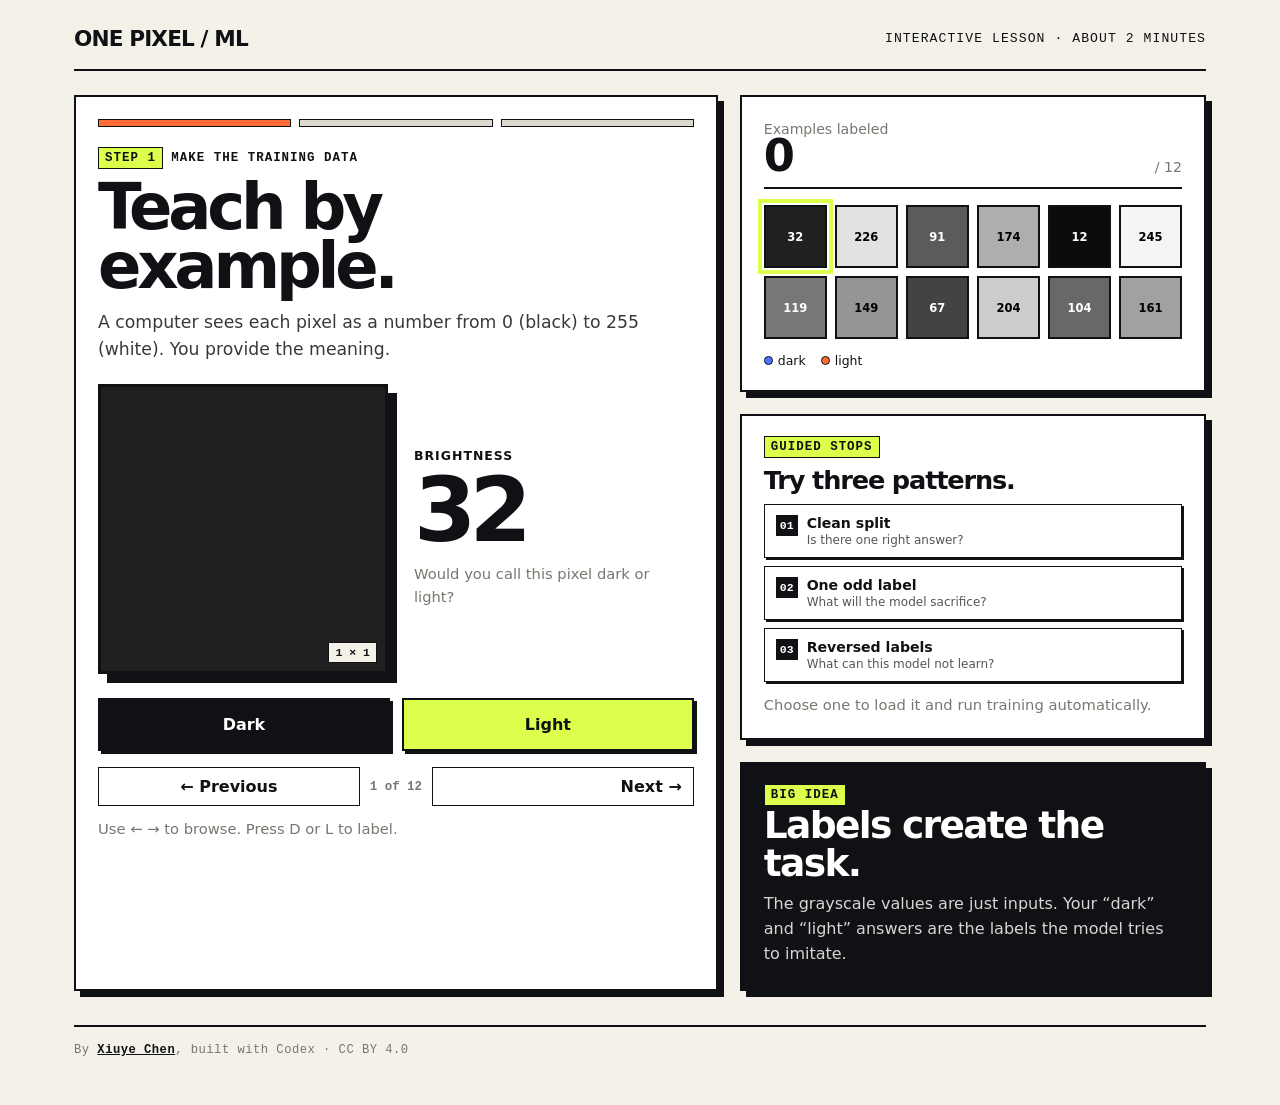
<file: lab-02/one-pixel.html>
<!doctype html>
<html lang="en">
<head>
  <meta charset="utf-8">
  <meta name="viewport" content="width=device-width,initial-scale=1">
  <meta name="description" content="Label one-pixel images, train a tiny classifier, and see how machine learning finds a decision boundary.">
  <meta name="theme-color" content="#101114">
  <title>One Pixel ML Lab</title>
  <link rel="icon" type="image/svg+xml" href="data:image/svg+xml,%3Csvg xmlns='http://www.w3.org/2000/svg' viewBox='0 0 64 64'%3E%3Crect width='64' height='64' rx='14' fill='%23101114'/%3E%3Crect x='14' y='14' width='36' height='36' rx='6' fill='%23eeeae0'/%3E%3Cpath d='M16 43 29 30l8 8 11-13' fill='none' stroke='%23ff6b35' stroke-width='5' stroke-linecap='round' stroke-linejoin='round'/%3E%3C/svg%3E">
  <style>
    :root{--ink:#101114;--paper:#f4f1e8;--acid:#dbff4a;--orange:#ff6b35;--blue:#4f74ff;--muted:#77766f;--line:#c9c5b9;--shadow:6px 6px 0 var(--ink)}
    *{box-sizing:border-box}html{font-size:16px}body{margin:0;background:var(--paper);color:var(--ink);font-family:Inter,ui-sans-serif,system-ui,-apple-system,BlinkMacSystemFont,"Segoe UI",sans-serif;min-height:100vh}
    button,input{font:inherit}button{cursor:pointer;color:inherit}.shell{max-width:1180px;margin:auto;padding:26px 24px 48px}
    header{display:flex;align-items:center;justify-content:space-between;border-bottom:2px solid var(--ink);padding-bottom:18px;margin-bottom:24px}.brand{font-weight:900;letter-spacing:-.04em;font-size:1.35rem}.chapter{font-family:ui-monospace,SFMono-Regular,Menlo,monospace;font-size:.82rem;text-transform:uppercase;letter-spacing:.08em}
    .lesson{display:grid;grid-template-columns:minmax(0,1.16fr) minmax(330px,.84fr);gap:22px}.card{border:2px solid var(--ink);background:#fff;padding:22px;box-shadow:var(--shadow)}
    .step-row{display:flex;gap:8px;margin-bottom:22px}.step{height:8px;flex:1;background:#ddd9cf;border:1px solid var(--ink)}.step.on{background:var(--orange)}.step.done{background:var(--acid)}
    .eyebrow{font-family:ui-monospace,SFMono-Regular,Menlo,monospace;text-transform:uppercase;letter-spacing:.08em;font-size:.78rem;font-weight:800;margin:0 0 10px}.eyebrow span{background:var(--acid);padding:3px 6px;border:1px solid var(--ink)}
    h1,h2,p{margin-top:0}h1{font-size:clamp(2rem,5vw,4.7rem);line-height:.91;letter-spacing:-.065em;margin-bottom:14px;max-width:760px}h2{font-size:clamp(1.6rem,3vw,2.35rem);letter-spacing:-.045em;line-height:1.02;margin-bottom:10px}p{line-height:1.55}.lede{font-size:1.08rem;max-width:650px;color:#393a38;margin-bottom:22px}
    .pixel-stage{display:grid;grid-template-columns:minmax(180px,290px) 1fr;align-items:center;gap:26px;margin:20px 0 24px}.pixel{aspect-ratio:1;border:3px solid var(--ink);box-shadow:9px 9px 0 var(--ink);position:relative;transition:background .25s ease}.pixel:after{content:"1 × 1";position:absolute;right:8px;bottom:8px;background:var(--paper);border:1px solid var(--ink);padding:3px 6px;font:700 .72rem ui-monospace,monospace}
    .value{font-size:clamp(2.7rem,7vw,5.6rem);font-weight:900;letter-spacing:-.075em;line-height:.9}.value small{display:block;font-size:.78rem;letter-spacing:.08em;font-weight:800;text-transform:uppercase;margin-bottom:9px}.helper{color:var(--muted);font-size:.92rem;margin:12px 0 0}
    .actions{display:grid;grid-template-columns:1fr 1fr;gap:12px}.btn{border:2px solid var(--ink);padding:15px 16px;background:#fff;font-weight:850;box-shadow:3px 3px 0 var(--ink);transition:transform .12s,box-shadow .12s}.btn:hover{transform:translate(-1px,-1px);box-shadow:5px 5px 0 var(--ink)}.btn:active{transform:translate(3px,3px);box-shadow:0 0 0 var(--ink)}.btn.dark{background:var(--ink);color:#fff}.btn.light{background:var(--acid)}.btn.primary{background:var(--orange);width:100%}.btn.selected{outline:4px solid var(--orange);outline-offset:2px}.btn:disabled{opacity:.42;cursor:not-allowed;transform:none;box-shadow:3px 3px 0 var(--ink)}.sample-nav{display:grid;grid-template-columns:1fr auto 1fr;align-items:center;gap:10px;margin-top:16px}.nav-btn{border:1px solid var(--ink);background:#fff;padding:9px 11px;font-weight:750}.nav-btn:last-child{text-align:right}.sample-position{font:750 .78rem ui-monospace,monospace;color:var(--muted);white-space:nowrap}.ready-bar{margin-top:14px;padding:12px;border:2px solid var(--ink);background:var(--acid)}.ready-bar[hidden]{display:none}.ready-bar p{font-size:.88rem;margin-bottom:9px}.ready-bar .btn{width:100%;background:var(--orange);padding:11px}
    .side{display:flex;flex-direction:column;gap:22px}.counter{display:flex;align-items:end;justify-content:space-between;border-bottom:2px solid var(--ink);padding-bottom:12px;margin-bottom:16px}.counter strong{font-size:2.8rem;line-height:.8;letter-spacing:-.06em}.counter span{color:var(--muted);font-size:.88rem}
    .strip{display:grid;grid-template-columns:repeat(6,1fr);gap:8px}.dot{aspect-ratio:1;border:2px solid var(--ink);display:grid;place-items:center;font-size:.72rem;font-weight:900;position:relative;padding:0;cursor:pointer}.dot.dark-labeled:after,.dot.light-labeled:after{content:"";position:absolute;width:8px;height:8px;border-radius:50%;right:3px;top:3px;border:1px solid var(--ink)}.dot.dark-labeled:after{background:var(--blue)}.dot.light-labeled:after{background:var(--orange)}.dot.current{outline:4px solid var(--acid);outline-offset:2px}
    .legend{display:flex;gap:15px;margin-top:14px;font-size:.78rem}.legend i{display:inline-block;width:9px;height:9px;border:1px solid var(--ink);border-radius:50%;margin-right:5px}.legend .d{background:var(--blue)}.legend .l{background:var(--orange)}
    .preset-card h2{font-size:1.6rem}.preset-list{display:grid;gap:8px}.preset-btn{border:1px solid var(--ink);background:#fff;text-align:left;padding:10px 11px;display:grid;grid-template-columns:auto 1fr;column-gap:9px;box-shadow:2px 2px 0 var(--ink)}.preset-btn:hover{background:var(--acid)}.preset-btn[aria-pressed="true"]{background:var(--acid);outline:3px solid var(--orange);outline-offset:1px}.preset-num{grid-row:1/3;font:900 .72rem ui-monospace,monospace;background:var(--ink);color:#fff;padding:4px;align-self:start}.preset-btn b{font-size:.88rem}.preset-btn small{font-size:.75rem;color:#555;margin-top:2px}
    .insight{background:var(--ink);color:#fff}.insight .eyebrow span{color:var(--ink)}.insight p{color:#d6d6d2;margin-bottom:0}.mono{font-family:ui-monospace,SFMono-Regular,Menlo,monospace}
    .train-view{display:none}.train-view.active{display:block}.label-view.hidden{display:none}.plot-wrap{position:relative;margin:25px 0 18px;padding-top:34px}.axis{height:88px;border:2px solid var(--ink);position:relative;background:linear-gradient(90deg,#080808,#fff)}.boundary{position:absolute;top:-12px;bottom:-12px;width:4px;background:var(--orange);left:50%;transition:left .12s linear;filter:drop-shadow(2px 0 0 #fff)}.boundary:before{content:"cutoff";position:absolute;bottom:100%;left:50%;transform:translateX(-50%);font:800 .72rem ui-monospace,monospace;background:var(--orange);padding:4px 6px;border:1px solid var(--ink)}
    .point{position:absolute;width:18px;height:18px;border:2px solid var(--ink);border-radius:50%;transform:translate(-50%,-50%);transition:left .3s,top .3s}.point.dark-p{background:var(--blue);top:72%}.point.light-p{background:var(--orange);top:28%}.ticks{display:flex;justify-content:space-between;font:700 .72rem ui-monospace,monospace;margin-top:6px}.meters{display:grid;grid-template-columns:1fr 1fr;gap:12px;margin:18px 0}.meter{border:2px solid var(--ink);padding:12px}.meter label{display:block;text-transform:uppercase;font:800 .7rem ui-monospace,monospace;margin-bottom:5px}.meter strong{font-size:1.7rem;letter-spacing:-.04em}
    .explain{border-left:7px solid var(--acid);padding-left:14px;margin:18px 0}.explain strong{display:block;margin-bottom:4px}.rule-diagram{display:grid;grid-template-columns:1fr auto 1fr;align-items:stretch;margin-top:12px;border:1px solid var(--ink);background:#ece9df}.rule-part{padding:12px}.rule-part b{display:block;font-size:.86rem;margin-bottom:3px}.rule-part span{font-size:.8rem;color:#555}.rule-divider{display:grid;place-items:center;background:var(--orange);border-left:1px solid var(--ink);border-right:1px solid var(--ink);padding:8px;font:800 .7rem ui-monospace,monospace;text-transform:uppercase;writing-mode:vertical-rl}.footer-actions{display:flex;gap:10px}.footer-actions .btn{flex:1}
    .mechanics{margin:16px 0;border:2px solid var(--ink);background:#f8f6ef}.mechanics summary{list-style:none;padding:14px 46px 14px 15px;font-weight:850;cursor:pointer;position:relative}.mechanics summary::-webkit-details-marker{display:none}.mechanics summary:after{content:"+";position:absolute;right:14px;top:50%;transform:translateY(-50%);font-size:1.45rem;line-height:1}.mechanics[open]>summary{border-bottom:2px solid var(--ink)}.mechanics[open]>summary:after{content:"−"}.mechanics-body{padding:15px}.mechanics-body>p{margin-bottom:14px}.mechanics-flow{display:grid;grid-template-columns:1fr auto 1fr auto 1fr;align-items:stretch;gap:8px}.mechanic-step{border:1px solid var(--ink);padding:10px;background:#fff}.mechanic-step b{display:block;font:800 .7rem ui-monospace,monospace;text-transform:uppercase;margin-bottom:5px}.mechanic-step span{font-size:.85rem;line-height:1.35;display:block}.flow-arrow{display:grid;place-items:center;font-weight:900}.mechanics-live{margin:12px 0 0;background:var(--ink);color:#fff;padding:10px 12px;font:700 .8rem ui-monospace,monospace}.challenge{margin-top:14px;padding:13px;border:1px solid var(--ink);background:var(--acid)}.challenge>strong{display:block;margin-bottom:4px}.challenge>p{font-size:.88rem;margin-bottom:10px}.reveal{background:#fff;border:1px solid var(--ink)}.reveal summary{padding:10px 40px 10px 11px;font-size:.85rem}.reveal p{padding:0 11px 11px;margin:0;font-size:.86rem;line-height:1.45}.reveal[open] summary{border-bottom:0}.scope-note{margin-top:14px;border:1px solid var(--ink);background:#fff;padding:13px}.scope-note>strong{display:block;margin-bottom:9px}.scope-grid{display:grid;grid-template-columns:1fr 1fr;gap:9px}.scope-part{border-left:5px solid var(--blue);padding-left:9px}.scope-part:last-child{border-color:var(--orange)}.scope-part b{display:block;font-size:.82rem;margin-bottom:3px}.scope-part span{font-size:.8rem;line-height:1.4;display:block;color:#494a47}.sr-only{position:absolute;width:1px;height:1px;padding:0;margin:-1px;overflow:hidden;clip:rect(0,0,0,0);white-space:nowrap;border:0}
    .test-lab{display:none;margin:18px 0;border:2px solid var(--ink);background:var(--acid);padding:16px}.test-lab.active{display:block}.test-lab .eyebrow{margin-bottom:8px}.test-lab h3{font-size:1.45rem;letter-spacing:-.035em;margin:0 0 6px}.test-lab>p{font-size:.9rem;margin-bottom:14px}.test-grid{display:grid;grid-template-columns:90px 1fr;gap:16px;align-items:center}.test-pixel{aspect-ratio:1;border:2px solid var(--ink);box-shadow:4px 4px 0 var(--ink)}.test-controls label{display:block;font-weight:800;margin-bottom:8px}.test-controls input{width:100%;accent-color:var(--orange)}.test-scale{display:flex;justify-content:space-between;font:700 .7rem ui-monospace,monospace;color:#555}.test-result{margin-top:13px;background:#fff;border:2px solid var(--ink);padding:12px;font-size:.95rem;line-height:1.4}.test-result strong{font-size:1.08rem}
    @media(max-width:820px){.lesson{grid-template-columns:1fr}.pixel-stage{grid-template-columns:minmax(140px,210px) 1fr}.side{display:grid;grid-template-columns:1fr 1fr}.insight{grid-column:1/-1}}
    @media(max-width:560px){.shell{padding:16px 14px 34px}header{margin-bottom:16px}.chapter{display:none}.card{padding:17px;box-shadow:4px 4px 0 var(--ink)}.pixel-stage{grid-template-columns:1fr;gap:18px}.pixel{width:min(72vw,250px)}.actions,.side,.meters{grid-template-columns:1fr}.insight{grid-column:auto}.strip{grid-template-columns:repeat(6,1fr);gap:5px}.dot{font-size:.62rem}.footer-actions{flex-direction:column}.mechanics-flow,.scope-grid{grid-template-columns:1fr}.flow-arrow{transform:rotate(90deg)}.rule-part{padding:10px}.rule-part b{font-size:.78rem}.test-grid{grid-template-columns:72px 1fr}}
    .tb-credit{margin-top:34px;padding-top:16px;border-top:2px solid var(--ink);display:flex;justify-content:space-between;gap:14px;flex-wrap:wrap;font-family:ui-monospace,SFMono-Regular,Menlo,monospace;font-size:.76rem;letter-spacing:.04em;color:var(--muted)}.tb-credit a{color:var(--ink);font-weight:750}.tb-credit a:hover{color:var(--orange)}
    @media(prefers-reduced-motion:reduce){*,*:before,*:after{scroll-behavior:auto!important;transition:none!important}}
  </style>
</head>
<body>
  <main class="shell">
    <header><div class="brand">ONE PIXEL / ML</div><div class="chapter">Interactive lesson · about 2 minutes</div></header>
    <div class="lesson">
      <section class="card" aria-live="polite">
        <div class="step-row" aria-label="Lesson progress"><div class="step on"></div><div class="step"></div><div class="step"></div></div>

        <div class="label-view">
          <p class="eyebrow"><span>Step 1</span> Make the training data</p>
          <h1>Teach by example.</h1>
          <p class="lede">A computer sees each pixel as a number from 0 (black) to 255 (white). You provide the meaning.</p>
          <div class="pixel-stage">
            <div class="pixel" id="pixel" aria-hidden="true"></div>
            <div>
              <div class="value"><small>Brightness</small><span id="value">32</span></div>
              <p class="helper">Would you call this pixel dark or light?</p>
            </div>
          </div>
          <div class="actions">
            <button class="btn dark" id="darkBtn" aria-pressed="false">Dark</button>
            <button class="btn light" id="lightBtn" aria-pressed="false">Light</button>
          </div>
          <div class="sample-nav" aria-label="Browse training samples">
            <button class="nav-btn" id="prevBtn"><span aria-hidden="true">←</span> Previous</button>
            <span class="sample-position" id="samplePosition">1 of 12</span>
            <button class="nav-btn" id="nextBtn">Next <span aria-hidden="true">→</span></button>
          </div>
          <p class="helper">Use ← → to browse. Press D or L to label.</p>
          <div class="ready-bar" id="readyBar" hidden>
            <p>All 12 are labeled. Review or change any answer before training.</p>
            <button class="btn" id="readyBtn">Train, then test the model</button>
          </div>
        </div>

        <div class="train-view">
          <p class="eyebrow"><span>Step 2</span> Train the model</p>
          <h2 id="trainTitle">Find the pattern.</h2>
          <p class="lede" id="trainCopy">Training turns your labels into a rule the model can use on new pixels. It tries possible cutoffs, counts the mistakes, and remembers the best.</p>
          <div class="plot-wrap" aria-label="Brightness scale with labeled samples and learned cutoff">
            <div class="axis" id="axis"><div class="boundary" id="boundary"></div></div>
            <div class="ticks"><span>0 · black</span><span>brightness</span><span>255 · white</span></div>
          </div>
          <div class="meters"><div class="meter"><label>Training round</label><strong id="epoch">0 / 60</strong></div><div class="meter"><label>Mistakes</label><strong id="mistakes">—</strong></div></div>
          <div class="explain" id="explain"><strong>What is learning?</strong><span>The model compares candidate rules and keeps the one that best matches your labels.</span></div>
          <div class="rule-diagram" aria-label="How the model uses its cutoff">
            <div class="rule-part"><b>Darker than the cutoff</b><span>The model calls it dark</span></div>
            <div class="rule-divider">cutoff</div>
            <div class="rule-part"><b>At or brighter than the cutoff</b><span>The model calls it light</span></div>
          </div>
          <details class="mechanics" id="mechanics">
            <summary>How does training choose the boundary?</summary>
            <div class="mechanics-body">
              <p>This tiny model checks every whole-number cutoff from 0 to 255. The animation samples that search so you can watch it happen.</p>
              <div class="mechanics-flow" aria-label="Three steps in training">
                <div class="mechanic-step"><b>1 · Try</b><span>Place a candidate cutoff on the brightness scale.</span></div>
                <div class="flow-arrow" aria-hidden="true">→</div>
                <div class="mechanic-step"><b>2 · Predict</b><span>Below is dark; at or above is light.</span></div>
                <div class="flow-arrow" aria-hidden="true">→</div>
                <div class="mechanic-step"><b>3 · Score</b><span>Count disagreements with your labels; keep the lowest score.</span></div>
              </div>
              <div class="mechanics-live" id="mechanicsLive" aria-live="polite">Ready to test 256 possible cutoffs.</div>
              <div class="challenge">
                <strong>Try an experiment</strong>
                <p>Call the darkest pixels “light” and the brightest pixels “dark.” Why can’t this model get a low mistake score?</p>
                <details class="reveal"><summary>Reveal the answer</summary><p>The model has a built-in rule: dark belongs below the cutoff and light belongs above it. Moving one cutoff cannot reverse those sides. A more flexible model would also learn which label goes on which side. Here, the labeling pattern and the model’s rule are incompatible.</p></details>
              </div>
              <div class="scope-note">
                <strong>Is this how machine learning usually learns?</strong>
                <div class="scope-grid">
                  <div class="scope-part"><b>Yes—the basic loop</b><span>Choose a model, make predictions, measure errors, and improve or select its settings.</span></div>
                  <div class="scope-part"><b>No—the search method</b><span>This demo can exhaustively check 256 cutoffs. Larger models have far too many possibilities. Neural networks often use gradient descent; trees and other models use different strategies.</span></div>
                </div>
              </div>
            </div>
          </details>
          <section class="test-lab" id="testLab" aria-labelledby="testTitle">
            <p class="eyebrow"><span>Step 3</span> Use the trained model</p>
            <h3 id="testTitle">Try a pixel it has never seen.</h3>
            <p>Training found a rule. Now give the model a new brightness value and see how it uses that rule to make a prediction.</p>
            <div class="test-grid">
              <div class="test-pixel" id="testPixel" aria-hidden="true"></div>
              <div class="test-controls">
                <label for="testBrightness">New pixel brightness: <span id="testValue">180</span></label>
                <input id="testBrightness" type="range" min="0" max="255" value="180" aria-describedby="testResult">
                <div class="test-scale"><span>0 · black</span><span>255 · white</span></div>
              </div>
            </div>
            <div class="test-result" id="testResult" aria-live="polite"></div>
          </section>
          <div class="footer-actions">
            <button class="btn primary" id="trainBtn">Train the model</button>
            <button class="btn" id="resetBtn">Start over</button>
          </div>
        </div>
      </section>

      <aside class="side">
        <section class="card">
          <div class="counter"><div><span>Examples labeled</span><br><strong id="count">0</strong></div><span>/ 12</span></div>
          <div class="strip" id="strip" aria-label="Training examples"></div>
          <div class="legend"><span><i class="d"></i>dark</span><span><i class="l"></i>light</span></div>
        </section>
        <section class="card preset-card">
          <p class="eyebrow"><span>Guided stops</span></p>
          <h2>Try three patterns.</h2>
          <div class="preset-list">
            <button class="preset-btn" data-preset="clean" aria-pressed="false"><span class="preset-num">01</span><b>Clean split</b><small>Is there one right answer?</small></button>
            <button class="preset-btn" data-preset="noisy" aria-pressed="false"><span class="preset-num">02</span><b>One odd label</b><small>What will the model sacrifice?</small></button>
            <button class="preset-btn" data-preset="reversed" aria-pressed="false"><span class="preset-num">03</span><b>Reversed labels</b><small>What can this model not learn?</small></button>
          </div>
          <p class="helper">Choose one to load it and run training automatically.</p>
        </section>
        <section class="card insight">
          <p class="eyebrow"><span>Big idea</span></p>
          <h2>Labels create the task.</h2>
          <p id="sideCopy">The grayscale values are just inputs. Your “dark” and “light” answers are the labels the model tries to imitate.</p>
        </section>
      </aside>
    </div>
    <footer class="tb-credit">
      <span>By <a href="https://github.com/xiuyechen" target="_blank" rel="noopener">Xiuye Chen</a>, built with Codex &middot; CC BY 4.0</span>
    </footer>
  </main>
  <script>
    const values=[32,226,91,174,12,245,119,149,67,204,104,161];
    let labels=Array(values.length).fill(null),index=0,training=false,trained=false,trainingTimer=null,activePreset=null,learnedCutoff=null;
    const $=s=>document.querySelector(s);
    const pixel=$('#pixel'),valueEl=$('#value'),strip=$('#strip'),count=$('#count');
    const darkBtn=$('#darkBtn'),lightBtn=$('#lightBtn'),trainBtn=$('#trainBtn'),resetBtn=$('#resetBtn');
    const prevBtn=$('#prevBtn'),nextBtn=$('#nextBtn'),readyBtn=$('#readyBtn');
    const presetLessons={
      clean:{title:'Guided stop 1: clean split',question:'Several cutoffs look perfect. Will the model find one unique answer?',side:'Watch the model test the cleanly separated labels. Zero mistakes does not necessarily mean one unique model.'},
      noisy:{title:'Guided stop 2: one odd label',question:'One label breaks the pattern. Will the model chase it or accept a mistake?',side:'Watch how one contradictory example changes the best possible score.'},
      reversed:{title:'Guided stop 3: reversed labels',question:'The labels run against the model’s built-in direction. What can one cutoff do?',side:'Watch the model search even though its fixed rule cannot represent this reversed pattern.'}
    };

    function renderSamples(){
      strip.innerHTML='';
      values.forEach((v,i)=>{const d=document.createElement('button');d.type='button';d.className='dot';d.style.background=`rgb(${v},${v},${v})`;d.style.color=v<130?'white':'black';d.textContent=v;d.setAttribute('aria-label',`Sample ${i+1}, brightness ${v}${labels[i]===null?', not labeled':`, labeled ${labels[i]===0?'dark':'light'}`}`);if(i===index)d.classList.add('current');if(labels[i]===0)d.classList.add('dark-labeled');if(labels[i]===1)d.classList.add('light-labeled');d.addEventListener('click',()=>goTo(i));strip.appendChild(d)});
      const labeled=labels.filter(x=>x!==null).length;count.textContent=labeled;$('#readyBar').hidden=labeled!==values.length;
    }
    function showExample(){const v=values[index];pixel.style.background=`rgb(${v},${v},${v})`;valueEl.textContent=v;$('#samplePosition').textContent=`${index+1} of ${values.length}`;prevBtn.disabled=index===0;nextBtn.disabled=index===values.length-1;darkBtn.classList.toggle('selected',labels[index]===0);lightBtn.classList.toggle('selected',labels[index]===1);darkBtn.setAttribute('aria-pressed',labels[index]===0);lightBtn.setAttribute('aria-pressed',labels[index]===1);renderSamples()}
    function goTo(i){if(training)return;index=Math.max(0,Math.min(values.length-1,i));showExample()}
    function label(y){if(training)return;labels[index]=y;const nextEmpty=labels.findIndex((x,i)=>i>index&&x===null);if(nextEmpty!==-1)index=nextEmpty;else if(index<values.length-1&&labels[index+1]===null)index++;showExample()}
    function markPreset(){document.querySelectorAll('.preset-btn').forEach(b=>b.setAttribute('aria-pressed',b.dataset.preset===activePreset))}
    function loadPreset(name){
      if(!presetLessons[name])return;reset();activePreset=name;
      labels=values.map(v=>v<128?0:1);
      if(name==='noisy')labels[values.indexOf(91)]=1;
      if(name==='reversed')labels=labels.map(y=>y===0?1:0);
      index=0;markPreset();showTraining();$('#trainTitle').textContent=presetLessons[name].title;$('#trainCopy').textContent=presetLessons[name].question;$('#explain').innerHTML='<strong>Watch the search.</strong><span>The cutoff will sweep across the scale, score each rule, and keep the lowest-error answer.</span>';$('#mechanicsLive').textContent='Starting a fresh search across 256 cutoffs.';$('#sideCopy').textContent=presetLessons[name].side;train();
    }
    function showTraining(){
      if(labels.some(x=>x===null))return;
      $('.label-view').classList.add('hidden');$('.train-view').classList.add('active');
      document.querySelectorAll('.step')[0].className='step done';document.querySelectorAll('.step')[1].className='step on';
      renderSamples();drawPoints();
    }
    function drawPoints(){
      document.querySelectorAll('.point').forEach(p=>p.remove());
      values.forEach((v,i)=>{const p=document.createElement('div');p.className=`point ${labels[i]===0?'dark-p':'light-p'}`;p.style.left=`${v/255*100}%`;p.title=`Brightness ${v}: ${labels[i]===0?'dark':'light'}`;$('#axis').appendChild(p)});
    }
    function bestCutoff(){
      let lowest=Infinity,ties=[];
      for(let t=0;t<=255;t++){let e=0;values.forEach((v,i)=>{if((v>=t?1:0)!==labels[i])e++});if(e<lowest){lowest=e;ties=[t]}else if(e===lowest)ties.push(t)}
      return {t:ties[0],e:lowest,ties};
    }
    function lessonOutcome(best){
      const tieNote=best.ties.length>1?`${best.ties.length} whole-number cutoffs tie for the lowest score. This demo chooses the first one, ${best.t}.`:`Only cutoff ${best.t} gets the lowest score.`;
      if(activePreset==='clean')return {explain:`<strong>Learning point: the answer is not unique.</strong><span>${tieNote} A different tie-breaking rule could choose another equally good boundary.</span>`,side:'Good training data can still allow several equally accurate models. Training needs a rule for breaking ties.'};
      if(activePreset==='noisy')return {explain:`<strong>Learning point: best does not always mean perfect.</strong><span>The model accepts ${best.e} mistake${best.e===1?'':'s'} because no single cutoff fits every label. ${tieNote}</span>`,side:'A model balances all examples according to its scoring rule. One contradictory label may remain a mistake.'};
      if(activePreset==='reversed')return {explain:`<strong>Learning point: the model sets the limits.</strong><span>Even its best cutoff makes ${best.e} mistakes. Moving one boundary cannot put “light” on the dark side and “dark” on the bright side.</span>`,side:'The model can only learn patterns its rule can represent. Here the labels and the fixed rule point in opposite directions.'};
      return {explain:best.e===0?`<strong>What did it learn?</strong><span>One cutoff correctly separates all 12 labels. ${tieNote}</span>`:`<strong>What did it learn?</strong><span>The best cutoff still makes ${best.e} mistake${best.e===1?'':'s'}. ${tieNote}</span>`,side:'Machine learning is pattern-finding from examples. A high mistake count can come from the model, the labeling pattern, or both.'};
    }
    function renderTest(){
      if(learnedCutoff===null)return;
      const v=Number($('#testBrightness').value),prediction=v>=learnedCutoff?'light':'dark',comparison=v>=learnedCutoff?'at or brighter than':'darker than';
      $('#testValue').textContent=v;$('#testPixel').style.background=`rgb(${v},${v},${v})`;
      $('#testResult').innerHTML=`<strong>The model predicts ${prediction}.</strong><br>Brightness ${v} is ${comparison} its learned cutoff of ${learnedCutoff}.`;
    }
    function train(){
      if(training||trained)return;training=true;trainBtn.disabled=true;trainBtn.textContent='Training…';let epoch=0,bestSeen={t:0,e:Infinity};const best=bestCutoff();
      trainingTimer=setInterval(()=>{
        epoch++;const candidate=Math.round((epoch-1)/59*255);
        $('#boundary').style.left=`${candidate/255*100}%`;$('#epoch').textContent=`${epoch} / 60`;
        let errors=0;values.forEach((v,i)=>{if((v>=candidate?1:0)!==labels[i])errors++});if(errors<bestSeen.e)bestSeen={t:candidate,e:errors};$('#mistakes').textContent=errors;$('#mechanicsLive').textContent=`Testing cutoff ${candidate} · ${errors} mistake${errors===1?'':'s'} · best so far: ${bestSeen.t}`;
        if(epoch===60){clearInterval(trainingTimer);trainingTimer=null;training=false;trained=true;learnedCutoff=best.t;const outcome=lessonOutcome(best);$('#boundary').style.left=`${best.t/255*100}%`;$('#mistakes').textContent=best.e;document.querySelectorAll('.step')[1].className='step done';document.querySelectorAll('.step')[2].className='step on';$('#trainTitle').textContent='You trained a classifier.';$('#trainCopy').textContent=best.ties.length>1?`The demo chose cutoff ${best.t} from ${best.ties.length} equally accurate answers.`:`It learned cutoff ${best.t}, the single lowest-error answer.`;$('#explain').innerHTML=outcome.explain;$('#mechanicsLive').textContent=`Best cutoff: ${best.t} · ${best.e} mistake${best.e===1?'':'s'}${best.ties.length>1?` · ${best.ties.length} tied answers`:''}`;$('#sideCopy').textContent=outcome.side;$('#testLab').classList.add('active');renderTest();trainBtn.textContent='Model trained ✓'}
      },35)
    }
    function reset(){if(trainingTimer){clearInterval(trainingTimer);trainingTimer=null}labels=Array(values.length).fill(null);index=0;training=false;trained=false;activePreset=null;learnedCutoff=null;markPreset();$('.label-view').classList.remove('hidden');$('.train-view').classList.remove('active');document.querySelectorAll('.step').forEach((s,i)=>s.className=`step ${i===0?'on':''}`);$('#boundary').style.left='50%';$('#epoch').textContent='0 / 60';$('#mistakes').textContent='—';$('#trainTitle').textContent='Find the pattern.';$('#trainCopy').textContent='Training turns your labels into a rule the model can use on new pixels. It tries possible cutoffs, counts the mistakes, and remembers the best.';$('#explain').innerHTML='<strong>What is learning?</strong><span>The model compares candidate rules and keeps the one that best matches your labels.</span>';$('#mechanicsLive').textContent='Ready to test 256 possible cutoffs.';$('#mechanics').open=false;$('.reveal').open=false;$('#testLab').classList.remove('active');$('#sideCopy').textContent='The grayscale values are just inputs. Your “dark” and “light” answers are the labels the model tries to imitate.';trainBtn.textContent='Train the model';trainBtn.disabled=false;showExample()}
    darkBtn.addEventListener('click',()=>label(0));lightBtn.addEventListener('click',()=>label(1));prevBtn.addEventListener('click',()=>goTo(index-1));nextBtn.addEventListener('click',()=>goTo(index+1));readyBtn.addEventListener('click',showTraining);trainBtn.addEventListener('click',train);resetBtn.addEventListener('click',reset);$('#testBrightness').addEventListener('input',renderTest);document.querySelectorAll('.preset-btn').forEach(b=>b.addEventListener('click',()=>loadPreset(b.dataset.preset)));
    document.addEventListener('keydown',e=>{if(!$('.label-view').classList.contains('hidden')){if(e.key==='ArrowLeft'){e.preventDefault();goTo(index-1)}if(e.key==='ArrowRight'){e.preventDefault();goTo(index+1)}if(e.key.toLowerCase()==='d')label(0);if(e.key.toLowerCase()==='l')label(1)}});
    showExample();

    // Expose the lesson's real actions to browsers that support WebMCP.
    if(document.modelContext?.registerTool){
      const toolLife=new AbortController();
      const register=tool=>Promise.resolve(document.modelContext.registerTool(tool,{signal:toolLife.signal})).catch(()=>{});
      register({
        name:'label_training_examples',title:'Label training examples',
        description:'Apply dark or light labels to all 12 visible grayscale examples and open the training step.',
        inputSchema:{type:'object',properties:{labels:{type:'array',minItems:12,maxItems:12,items:{type:'string',enum:['dark','light']}}},required:['labels'],additionalProperties:false},
        annotations:{readOnlyHint:false,untrustedContentHint:false},
        execute(input){
          if(!input||!Array.isArray(input.labels)||input.labels.length!==12||input.labels.some(x=>x!=='dark'&&x!=='light'))throw new Error('Provide exactly 12 labels, each dark or light.');
          reset();labels=input.labels.map(x=>x==='light'?1:0);index=values.length;showTraining();
          return {examples_labeled:12,next_step:'train the classifier'};
        }
      });
      register({
        name:'start_classifier_training',title:'Train the classifier',
        description:'Start the visible training animation after all examples have labels.',
        inputSchema:{type:'object',properties:{},additionalProperties:false},
        annotations:{readOnlyHint:false,untrustedContentHint:false},
        execute(){if(labels.some(x=>x===null))throw new Error('Label all 12 examples before training.');const result=bestCutoff();train();return {training_started:true,learned_cutoff:result.t,training_mistakes:result.e}}
      });
      register({
        name:'load_guided_preset',title:'Load a guided example',
        description:'Load one of the visible guided labeling patterns and immediately run its training walkthrough.',
        inputSchema:{type:'object',properties:{preset:{type:'string',enum:['clean','noisy','reversed']}},required:['preset'],additionalProperties:false},
        annotations:{readOnlyHint:false,untrustedContentHint:false},
        execute(input){if(!input||!presetLessons[input.preset])throw new Error('Choose clean, noisy, or reversed.');loadPreset(input.preset);return {preset:input.preset,examples_labeled:12,training_started:true}}
      });
    }
  </script>
</body>
</html>
</file>
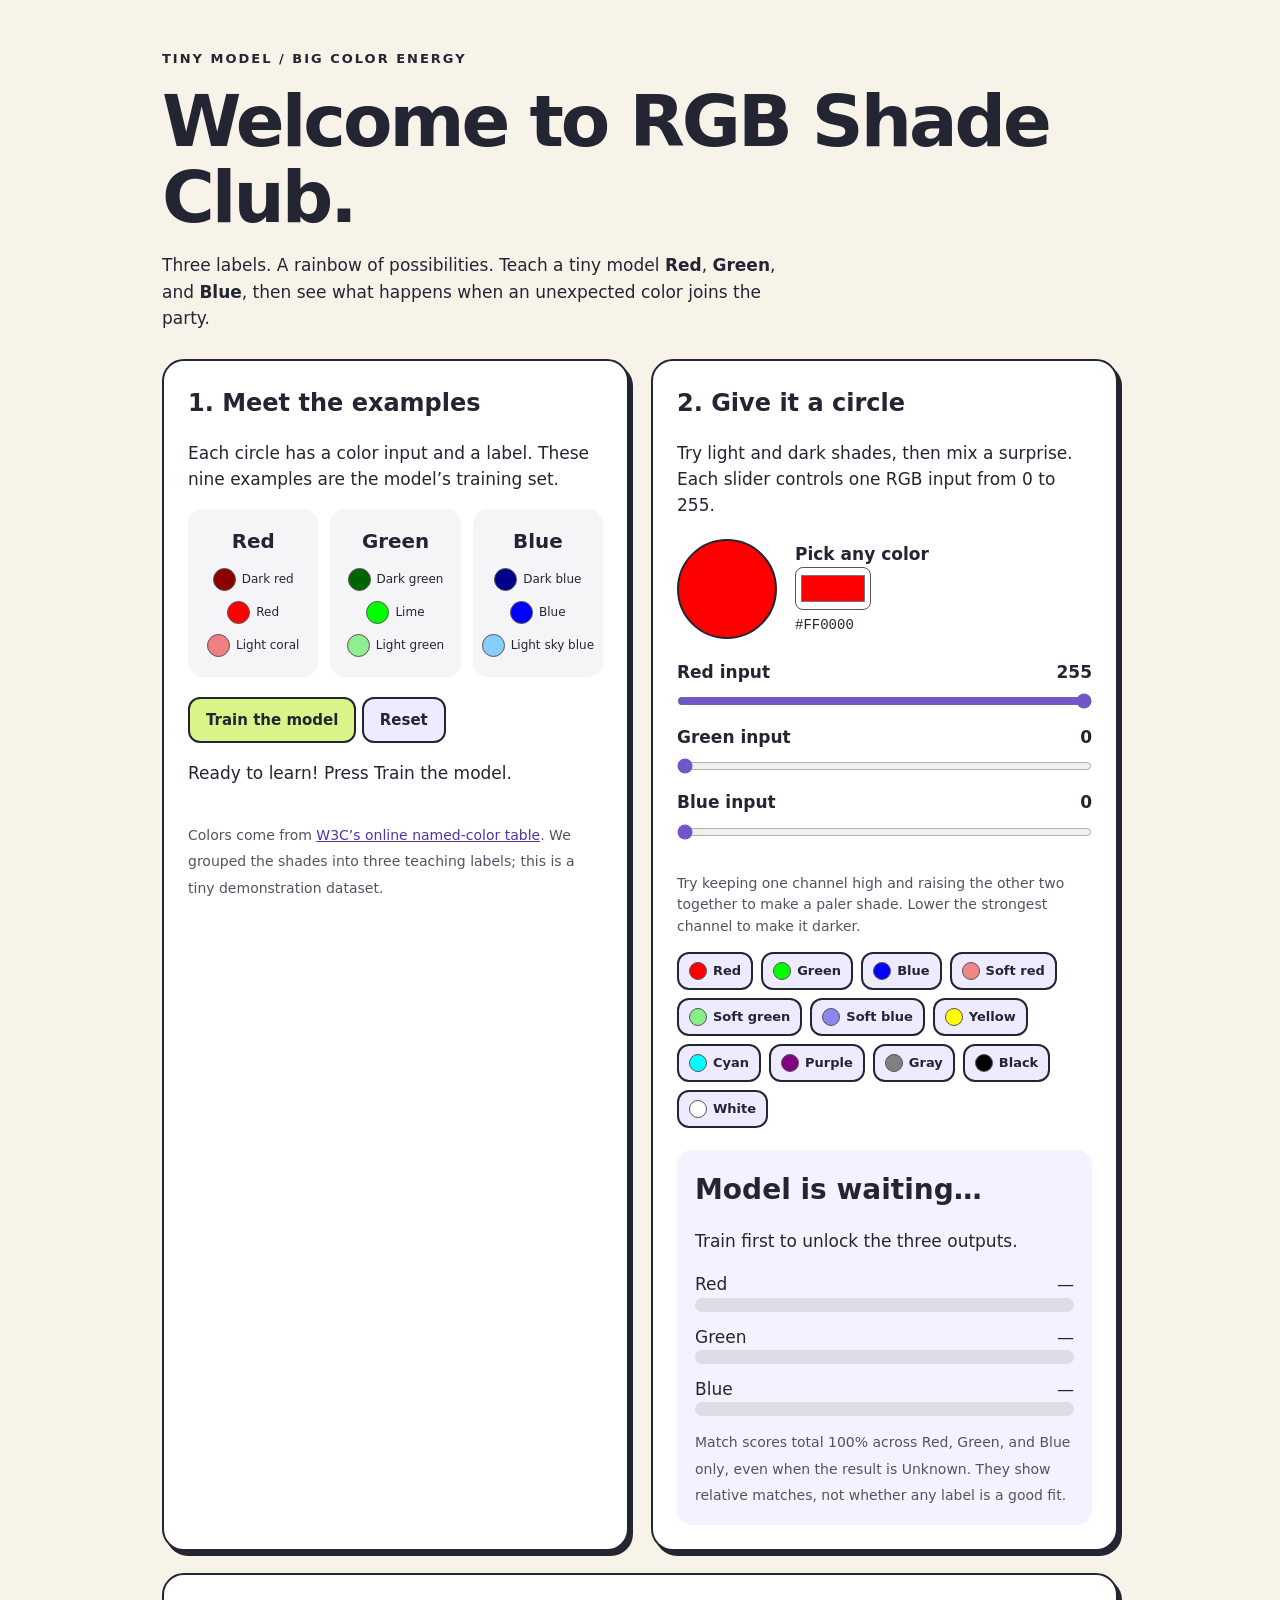
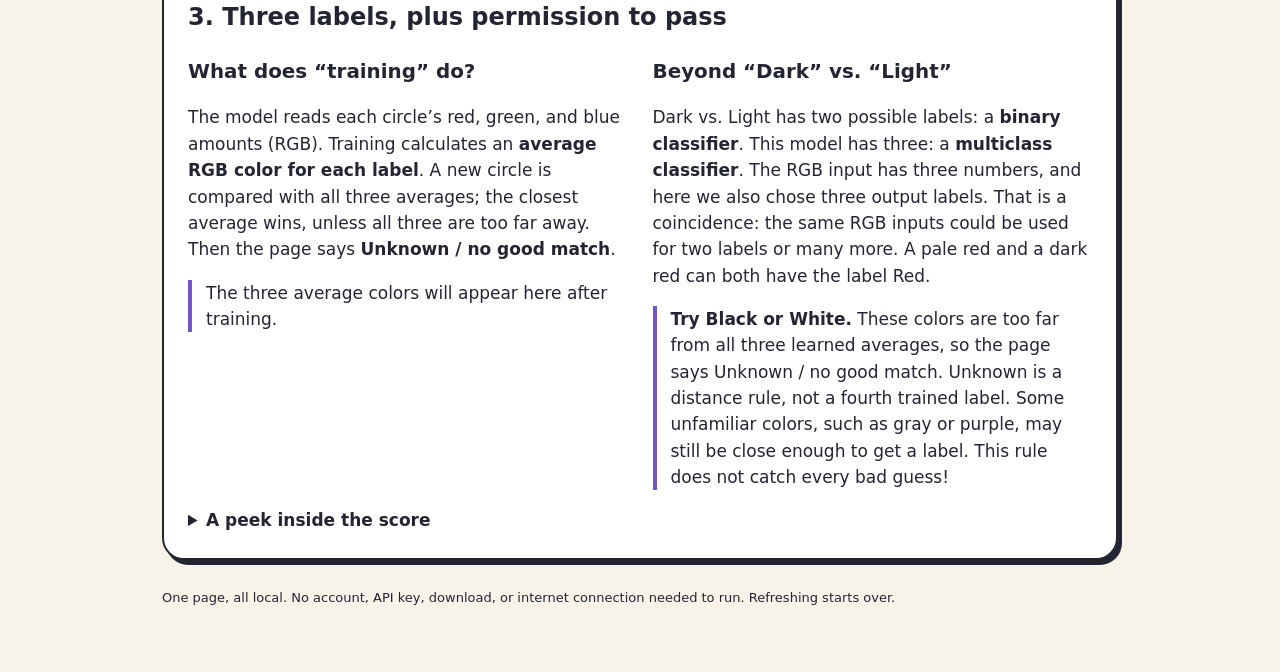
<file: lab-02/rgb-shade-classifier.html>
<!doctype html>
<html lang="en">
<head>
<meta charset="utf-8">
<meta name="viewport" content="width=device-width, initial-scale=1">
<title>RGB Shade Club · A tiny three-label classifier</title>
<style>
*{box-sizing:border-box}body{margin:0;background:#f7f3e9;color:#242533;font:17px/1.55 system-ui,sans-serif}main{max-width:1000px;margin:auto;padding:36px 22px}h1{font-size:clamp(40px,8vw,72px);letter-spacing:-3px;line-height:1.05;margin:15px 0}h2{font-size:24px;margin:0 0 12px}h3{margin:8px 0}.eyebrow{font-size:13px;font-weight:800;letter-spacing:2px;text-transform:uppercase}.intro{max-width:650px}.layout{display:grid;grid-template-columns:1fr 1fr;gap:22px;margin-top:28px}section{background:#fff;border:2px solid #242533;border-radius:22px;padding:24px;box-shadow:4px 5px 0 #242533}.wide{grid-column:1/-1}.examples{display:grid;grid-template-columns:repeat(3,1fr);gap:12px}.group{text-align:center;background:#f5f5f8;border-radius:15px;padding:10px 4px}.swatch{display:inline-block;width:30px;height:30px;border:1px solid #555;border-radius:50%;vertical-align:middle}.sample{display:flex;gap:6px;align-items:center;justify-content:center;font-size:12px;margin:10px 0}.sample .swatch{flex-shrink:0;width:23px;height:23px}button{font:700 15px system-ui;cursor:pointer;background:#eeeaff;color:#242533;border:2px solid #242533;border-radius:12px;padding:12px 16px}button:hover{box-shadow:2px 3px 0 #242533}button:focus-visible,input:focus-visible,a:focus-visible{outline:3px solid #6547cc;outline-offset:4px}.primary{background:#d9f58a;margin-top:20px}small,.muted{color:#525362;font-size:14px}.controls{display:flex;align-items:center;gap:18px;margin:20px 0}.circle{width:100px;height:100px;border:2px solid #242533;border-radius:50%;background:#ff0000;flex-shrink:0}input[type=color]{display:block;width:76px;height:43px;padding:3px;background:white;border:1px solid #555;border-radius:8px;cursor:pointer}.presets{display:flex;flex-wrap:wrap;gap:8px}.presets button{padding:8px 10px;font-size:13px;display:flex;align-items:center;gap:6px}.presets .swatch{width:18px;height:18px}.result{background:#f5f2ff;border-radius:15px;padding:18px;margin-top:22px}.prediction{font-size:28px;font-weight:800;margin:0 0 8px}.score{margin:12px 0}.score-label{display:flex;justify-content:space-between}.track{height:14px;background:#dddde5;border-radius:9px;overflow:hidden}.fill{height:100%;width:0;background:#7056c7}.lesson{display:grid;grid-template-columns:1fr 1fr;gap:25px}.note{border-left:4px solid #7056c7;padding-left:14px}footer{margin:28px 0;font-size:13px}a{color:#5235a0}#status{min-height:44px}code{font-size:14px}summary{cursor:pointer;font-weight:700}@media(max-width:720px){.layout,.lesson{grid-template-columns:1fr}.wide{grid-column:auto}main{padding:24px 16px}section{padding:20px}.sample{flex-direction:column}h1{letter-spacing:-2px}}
.sliders{margin:18px 0}.sliders label{display:block;font-weight:700}.sliders output{float:right;font-variant-numeric:tabular-nums}.sliders input{width:100%;margin:8px 0 15px;accent-color:#7056c7}
</style>
</head>
<body><main>
<p class="eyebrow">Tiny model / big color energy</p>
<h1>Welcome to RGB Shade Club.</h1>
<p class="intro">Three labels. A rainbow of possibilities. Teach a tiny model <b>Red</b>, <b>Green</b>, and <b>Blue</b>, then see what happens when an unexpected color joins the party.</p>
<div class="layout">
<section><h2>1. Meet the examples</h2><p>Each circle has a color input and a label. These nine examples are the model’s training set.</p><div class="examples" id="examples"></div><button class="primary" id="train" type="button">Train the model</button> <button id="reset" type="button">Reset</button><p id="status" role="status">Ready to learn! Press Train the model.</p><small>Colors come from <a href="https://www.w3.org/TR/css-color-3/#svg-color">W3C’s online named-color table</a>. We grouped the shades into three teaching labels; this is a tiny demonstration dataset.</small></section>
<section><h2>2. Give it a circle</h2><p>Try light and dark shades, then mix a surprise. Each slider controls one RGB input from 0 to 255.</p><div class="controls"><div class="circle" id="circle" role="img" aria-label="Input circle: #ff0000"></div><div><label for="picker"><b>Pick any color</b></label><input type="color" id="picker" value="#ff0000"><code id="hex">#FF0000</code></div></div><div class="sliders">
<label for="red">Red input <output id="redValue" for="red">255</output></label><input id="red" type="range" min="0" max="255" value="255">
<label for="green">Green input <output id="greenValue" for="green">0</output></label><input id="green" type="range" min="0" max="255" value="0">
<label for="blue">Blue input <output id="blueValue" for="blue">0</output></label><input id="blue" type="range" min="0" max="255" value="0">
</div><p class="muted">Try keeping one channel high and raising the other two together to make a paler shade. Lower the strongest channel to make it darker.</p><div class="presets" id="presets"></div><div class="result" aria-live="polite" aria-atomic="true"><p class="prediction" id="prediction">Model is waiting…</p><p id="explanation">Train first to unlock the three outputs.</p><div id="scores"></div><small>Match scores total 100% across Red, Green, and Blue only, even when the result is Unknown. They show relative matches, not whether any label is a good fit.</small></div></section>
<section class="wide"><h2>3. Three labels, plus permission to pass</h2><div class="lesson"><div><h3>What does “training” do?</h3><p>The model reads each circle’s red, green, and blue amounts (RGB). Training calculates an <b>average RGB color for each label</b>. A new circle is compared with all three averages; the closest average wins, unless all three are too far away. Then the page says <b>Unknown / no good match</b>.</p><p id="learned" class="note">The three average colors will appear here after training.</p></div><div><h3>Beyond “Dark” vs. “Light”</h3><p>Dark vs. Light has two possible labels: a <b>binary classifier</b>. This model has three: a <b>multiclass classifier</b>. The RGB input has three numbers, and here we also chose three output labels. That is a coincidence: the same RGB inputs could be used for two labels or many more. A pale red and a dark red can both have the label Red.</p><p class="note"><b>Try Black or White.</b> These colors are too far from all three learned averages, so the page says Unknown / no good match. Unknown is a distance rule, not a fourth trained label. Some unfamiliar colors, such as gray or purple, may still be close enough to get a label. This rule does not catch every bad guess!</p></div></div><details><summary>A peek inside the score</summary><p>This is a nearest-centroid classifier. Training learns three average RGB vectors. For prediction, RGB values are divided by 255, and we calculate squared distance to each average. Each match strength is <code>exp(−distance / 0.15)</code>; dividing by the sum gives the three scores. The value 0.15 controls how sharp the scores look and is fixed for this demo.</p><p>The Unknown rule uses ordinary RGB distance after dividing each channel by 255. If the nearest average is more than <b>0.70</b> away, the model passes. This fixed teaching cutoff keeps all nine training examples and rejects black and white. It is not a validated accuracy guarantee.</p><p>We have not measured accuracy on a separate test set. Trying the training colors again checks that the demo works; it does not prove that the model understands every shade.</p></details></section>
</div><footer>One page, all local. No account, API key, download, or internet connection needed to run. Refreshing starts over.</footer>
<noscript>This classifier needs JavaScript enabled in your browser.</noscript>
</main>
<script>
'use strict';
const groups = [
  {label:'Red', colors:[['Dark red','#8b0000'],['Red','#ff0000'],['Light coral','#f08080']]},
  {label:'Green', colors:[['Dark green','#006400'],['Lime','#00ff00'],['Light green','#90ee90']]},
  {label:'Blue', colors:[['Dark blue','#00008b'],['Blue','#0000ff'],['Light sky blue','#87cefa']]}
];
const presets = [['Red','#ff0000'],['Green','#00ff00'],['Blue','#0000ff'],['Soft red','#ee8888'],['Soft green','#88ee88'],['Soft blue','#8888ee'],['Yellow','#ffff00'],['Cyan','#00ffff'],['Purple','#800080'],['Gray','#808080'],['Black','#000000'],['White','#ffffff']];
const el = id => document.getElementById(id);
const rgb = hex => [1,3,5].map(i => parseInt(hex.slice(i,i+2),16)/255);
// Fixed demonstration cutoff in normalized RGB distance; not a learned fourth class.
const MAX_MATCH_DISTANCE = 0.70;
const colorDistances = hex => {
  const input = rgb(hex);
  return centers.map(center => Math.sqrt(center.reduce((sum,v,i) => sum+(v-input[i])**2,0)));
};
let centers = null;
el('examples').innerHTML = groups.map(g => `<div class="group"><h3>${g.label}</h3>${g.colors.map(([name,color]) => `<div class="sample"><span class="swatch" style="background:${color}" aria-hidden="true"></span><span>${name}</span></div>`).join('')}</div>`).join('');
el('presets').innerHTML = presets.map(([name,color]) => `<button type="button" data-color="${color}"><span class="swatch" style="background:${color}" aria-hidden="true"></span>${name}</button>`).join('');
el('scores').innerHTML = groups.map((g,i) => `<div class="score"><div class="score-label"><span>${g.label}</span><span id="value${i}">—</span></div><div class="track"><div class="fill" id="bar${i}"></div></div></div>`).join('');
function predict(hex) {
  const input = rgb(hex);
  const strengths = centers.map(center => Math.exp(-center.reduce((sum,v,i) => sum+(v-input[i])**2,0)/0.15));
  const total = strengths.reduce((a,b) => a+b,0);
  return strengths.map(v => v/total);
}
function update() {
  const hex = el('picker').value;
  ['red','green','blue'].forEach((id,i)=>{const value=parseInt(hex.slice(1+2*i,3+2*i),16);el(id).value=value;el(id+'Value').textContent=value;});
  el('circle').style.background = hex;
  el('circle').setAttribute('aria-label', 'Input circle: '+hex);
  el('hex').textContent = hex.toUpperCase();
  if (!centers) return;
  const scores = predict(hex);
  const best = Math.max(...scores);
  const winners = scores.map((v,i) => Math.abs(v-best)<1e-10 ? i : -1).filter(i => i>=0);
  el('prediction').textContent = winners.length>1 ? 'Tie: '+winners.map(i=>groups[i].label).join(' / ') : 'My guess: '+groups[winners[0]].label;
  el('explanation').textContent = winners.length>1 ? 'These learned averages are equally close to your circle.' : 'The '+groups[winners[0]].label+' average is closest to your circle. These are the only three labels I know.';
  const nearestDistance = Math.min(...colorDistances(hex));
  if (nearestDistance > MAX_MATCH_DISTANCE) {
    el('prediction').textContent = 'Unknown / no good match';
    el('explanation').textContent = 'This circle is too far from all three learned colors. The closest average is '+nearestDistance.toFixed(2)+' away; the limit is '+MAX_MATCH_DISTANCE.toFixed(2)+'. The scores below only compare the three known labels.';
  }
  // Allocate tenths of a percent so the displayed scores sum to exactly 100%.
  const units = scores.map(v => Math.floor(v*1000));
  const order = scores.map((v,i) => ({i, fraction:v*1000-units[i]})).sort((a,b)=>b.fraction-a.fraction);
  const remaining = 1000-units.reduce((a,b)=>a+b,0);
  for(let i=0;i<remaining;i++) units[order[i].i]++;
  scores.forEach((score,i) => {el('value'+i).textContent=(units[i]/10).toFixed(1)+'%';el('bar'+i).style.width=(score*100)+'%';});
}
el('train').addEventListener('click', () => {
  centers = groups.map(g => [0,1,2].map(i => g.colors.reduce((sum,c) => sum+rgb(c[1])[i],0)/g.colors.length));
  el('status').textContent = 'Trained on 9 circles! Three learned averages are ready. Try a color →';
  el('train').textContent = 'Train again';
  el('learned').innerHTML = centers.map((c,i) => `<span class="swatch" style="background:rgb(${c.map(v=>Math.round(v*255)).join(',')})" aria-hidden="true"></span> ${groups[i].label}`).join(' &nbsp; ');
  update();
});
el('picker').addEventListener('input', update);
['red','green','blue'].forEach(id=>el(id).addEventListener('input',()=>{
  el('picker').value='#'+['red','green','blue'].map(channel=>Number(el(channel).value).toString(16).padStart(2,'0')).join('');update();
}));
el('presets').addEventListener('click', event => {const button=event.target.closest('button');if(button){el('picker').value=button.dataset.color;update();}});
el('reset').addEventListener('click', () => {
  centers=null;el('picker').value='#ff0000';el('train').textContent='Train the model';
  el('status').textContent='Ready to learn! Press Train the model.';
  el('prediction').textContent='Model is waiting…';el('explanation').textContent='Train first to unlock the three outputs.';
  el('learned').textContent='The three average colors will appear here after training.';
  groups.forEach((g,i)=>{el('value'+i).textContent='—';el('bar'+i).style.width='0%';});update();
});
</script>
</body>
</html>
</file>
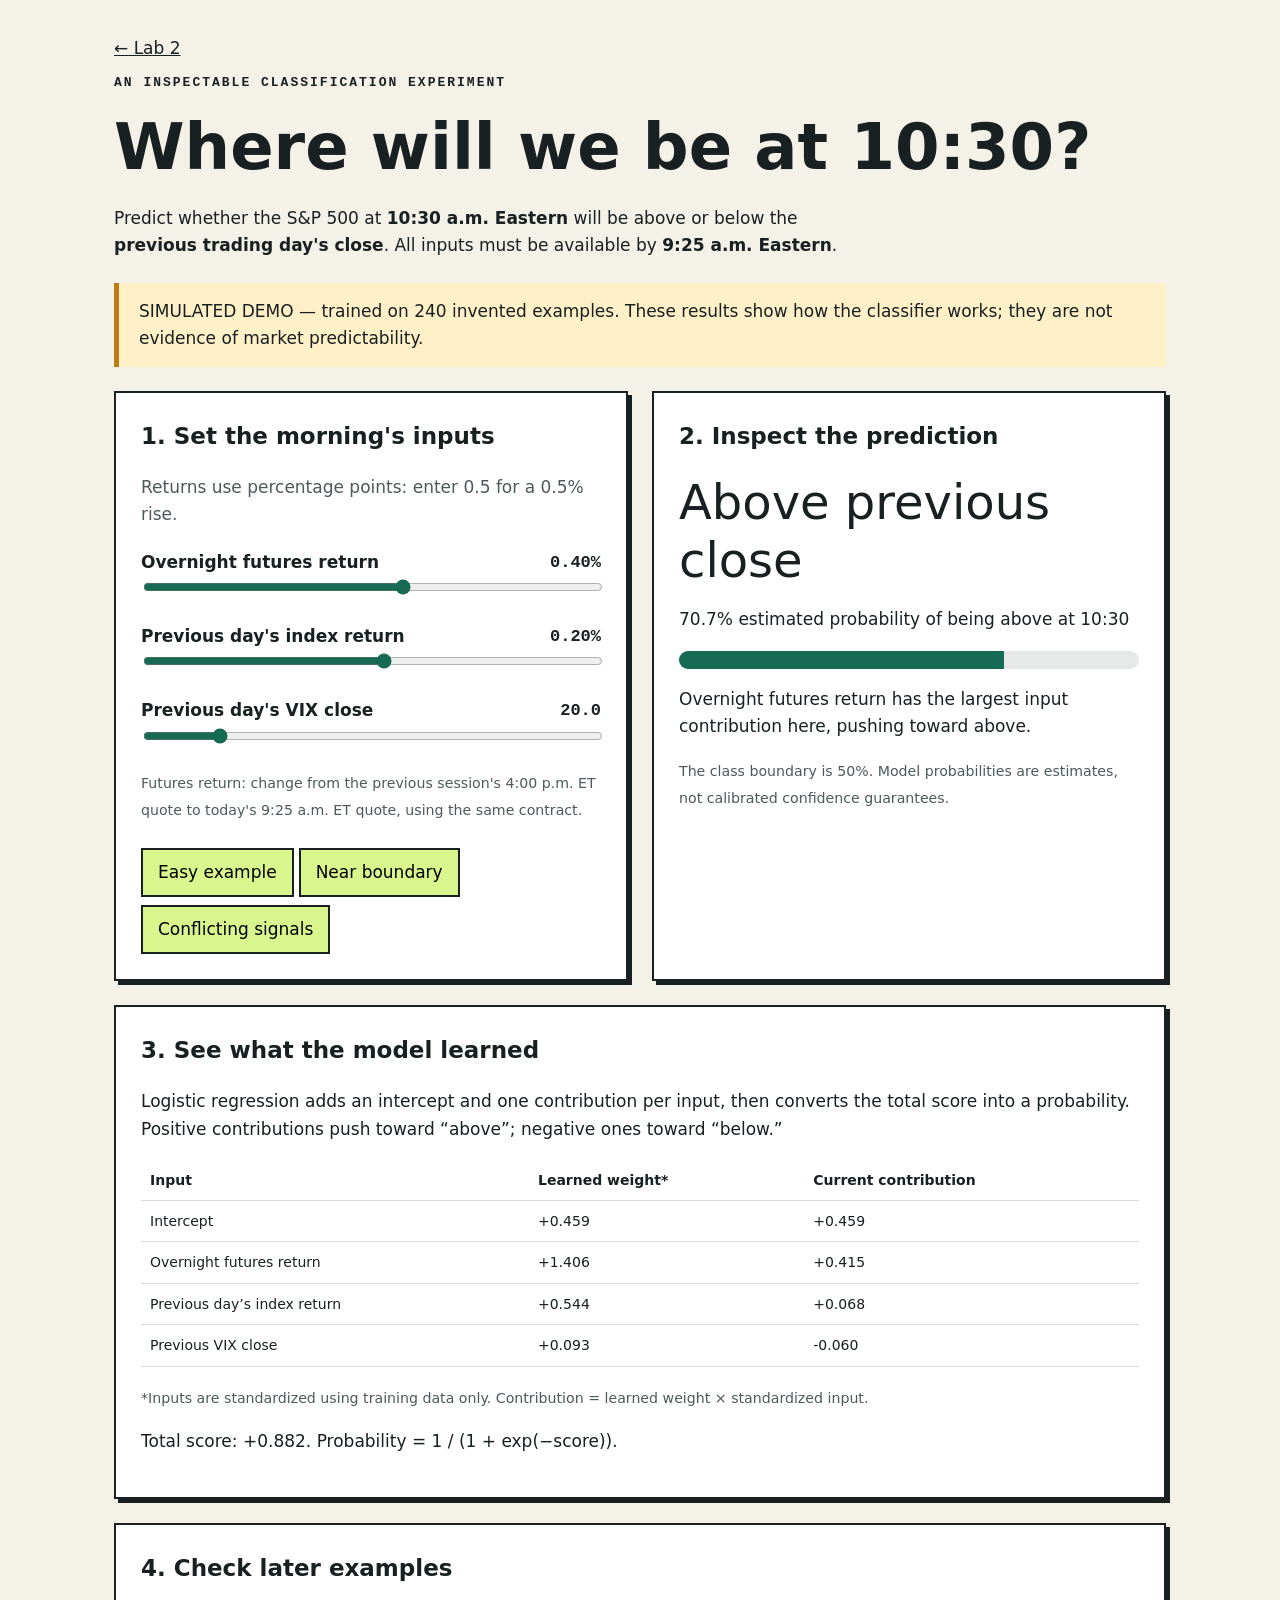
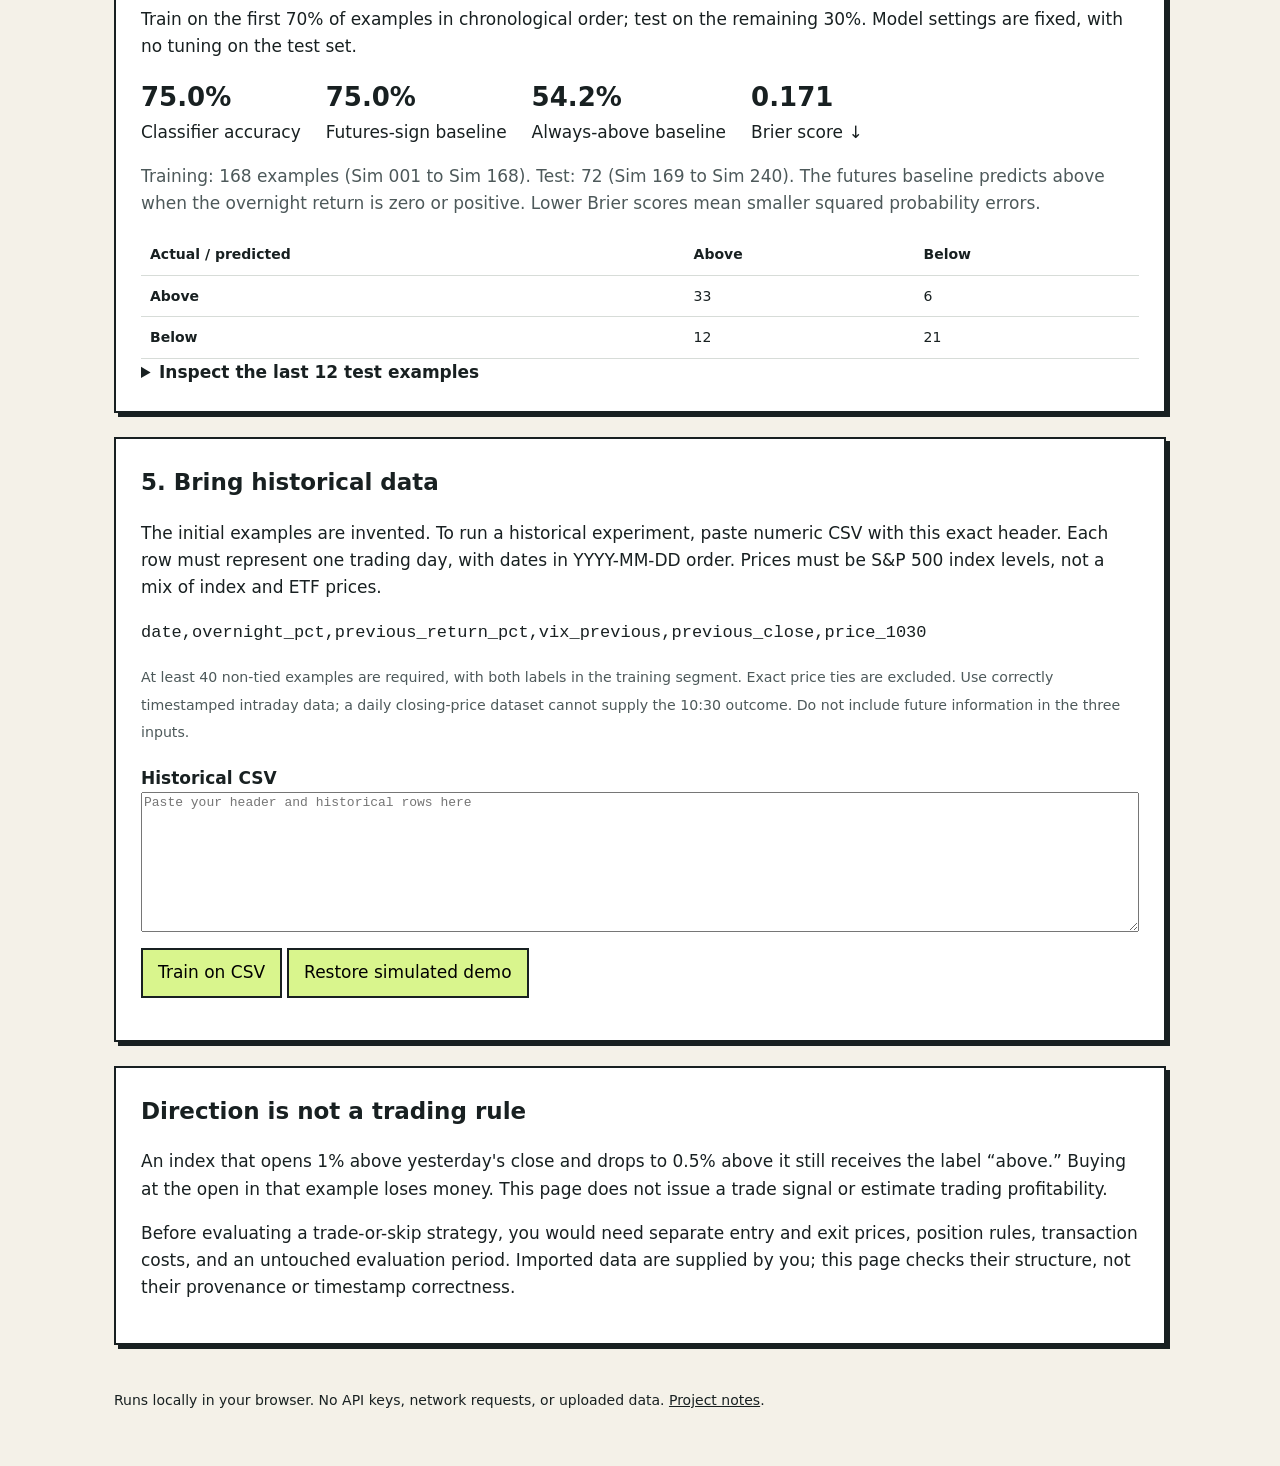
<file: lab-02/sp500-classifier.html>
<!doctype html>
<html lang="en">
<meta charset="utf-8">
<meta name="viewport" content="width=device-width,initial-scale=1">
<title>The 10:30 Classifier</title>
<style>
*{box-sizing:border-box}body{margin:0;background:#f4f1e8;color:#182021;font:17px/1.6 system-ui,sans-serif}main{max-width:1100px;margin:auto;padding:35px 24px}a{color:inherit}h1{font-size:clamp(36px,6vw,64px);line-height:1.1;margin:22px 0}h2{font-size:23px;margin-top:0}.tag{font:700 13px monospace;text-transform:uppercase;letter-spacing:2px}.intro{max-width:760px}.notice{background:#fff0c8;border-left:5px solid #bd7c14;padding:15px 20px;margin:24px 0}.grid{display:grid;grid-template-columns:1fr 1fr;gap:24px}section{background:white;border:2px solid #182021;padding:25px;margin:24px 0;box-shadow:4px 4px #182021}.grid section{margin:0}label{display:block;margin-top:20px;font-weight:650}input[type=range]{width:100%;accent-color:#176b55}output{float:right;font-family:monospace}button,input[type=file]{font:inherit;max-width:100%}button{padding:9px 15px;border:2px solid #182021;background:#d9f58d;cursor:pointer;margin:8px 5px 0 0}button:hover{background:#c0e966}button:focus-visible,input:focus-visible,textarea:focus-visible{outline:3px solid #416bd9;outline-offset:3px}.big{font-size:48px;line-height:1.2;margin:15px 0}.muted,small{color:#4d595a}.meter{background:#e6e9e7;height:18px;border-radius:9px;overflow:hidden}.meter div{background:#176b55;height:100%}table{width:100%;border-collapse:collapse;font-size:14px}th,td{text-align:left;padding:9px;border-bottom:1px solid #d7dcd8}.scroll{overflow:auto}textarea{width:100%;height:140px;font:13px monospace}#error{color:#a32626}summary{cursor:pointer;font-weight:700}.stats{display:flex;flex-wrap:wrap;gap:25px}.stats strong{display:block;font-size:26px}code{overflow-wrap:anywhere}footer{padding:20px 0;font-size:14px}@media(max-width:720px){.grid{grid-template-columns:1fr}main{padding:20px 15px}section{padding:18px}}
</style>
<main>
<a href="index.html">← Lab 2</a>
<p class="tag">An inspectable classification experiment</p>
<h1>Where will we be at 10:30?</h1>
<p class="intro">Predict whether the S&amp;P 500 at <b>10:30 a.m. Eastern</b> will be above or below the <b>previous trading day's close</b>. All inputs must be available by <b>9:25 a.m. Eastern</b>.</p>
<div class="notice" id="source" role="status"></div>
<div class="grid">
<section><h2>1. Set the morning's inputs</h2><p class="muted">Returns use percentage points: enter 0.5 for a 0.5% rise.</p>
<label for="overnight">Overnight futures return <output id="overnightValue"></output></label><input id="overnight" type="range" min="-3" max="3" step="0.05" value="0.4">
<label for="previous">Previous day's index return <output id="previousValue"></output></label><input id="previous" type="range" min="-4" max="4" step="0.05" value="0.2">
<label for="vix">Previous day's VIX close <output id="vixValue"></output></label><input id="vix" type="range" min="9" max="80" step="0.5" value="20">
<p><small>Futures return: change from the previous session's 4:00 p.m. ET quote to today's 9:25 a.m. ET quote, using the same contract.</small></p>
<button type="button" data-case="easy">Easy example</button><button type="button" data-case="close">Near boundary</button><button type="button" data-case="strange">Conflicting signals</button>
</section>
<section aria-live="polite"><h2>2. Inspect the prediction</h2><p id="prediction" class="big"></p><p id="probability"></p><div class="meter"><div id="fill"></div></div><p id="reason"></p><p id="rangeWarning" class="muted"></p><small>The class boundary is 50%. Model probabilities are estimates, not calibrated confidence guarantees.</small>
</section></div>
<section><h2>3. See what the model learned</h2><p>Logistic regression adds an intercept and one contribution per input, then converts the total score into a probability. Positive contributions push toward “above”; negative ones toward “below.”</p><div class="scroll"><table><thead><tr><th>Input</th><th>Learned weight*</th><th>Current contribution</th></tr></thead><tbody id="weights"></tbody></table></div><p><small>*Inputs are standardized using training data only. Contribution = learned weight × standardized input.</small></p><p id="formula"></p></section>
<section><h2>4. Check later examples</h2><p>Train on the first 70% of examples in chronological order; test on the remaining 30%. Model settings are fixed, with no tuning on the test set.</p><div class="stats" id="metrics"></div><p id="split" class="muted"></p><div class="scroll"><table><thead><tr><th>Actual / predicted</th><th>Above</th><th>Below</th></tr></thead><tbody id="confusion"></tbody></table></div><details><summary>Inspect the last 12 test examples</summary><div class="scroll"><table><thead><tr><th>Example</th><th>P(above)</th><th>Predicted</th><th>Actual</th></tr></thead><tbody id="examples"></tbody></table></div></details></section>
<section><h2>5. Bring historical data</h2><p>The initial examples are invented. To run a historical experiment, paste numeric CSV with this exact header. Each row must represent one trading day, with dates in YYYY-MM-DD order. Prices must be S&amp;P 500 index levels, not a mix of index and ETF prices.</p><code>date,overnight_pct,previous_return_pct,vix_previous,previous_close,price_1030</code><p><small>At least 40 non-tied examples are required, with both labels in the training segment. Exact price ties are excluded. Use correctly timestamped intraday data; a daily closing-price dataset cannot supply the 10:30 outcome. Do not include future information in the three inputs.</small></p><label for="csv">Historical CSV</label><textarea id="csv" spellcheck="false" placeholder="Paste your header and historical rows here"></textarea><button id="load" type="button">Train on CSV</button><button id="reset" type="button">Restore simulated demo</button><p id="error" role="alert"></p></section>
<section><h2>Direction is not a trading rule</h2><p>An index that opens 1% above yesterday's close and drops to 0.5% above it still receives the label “above.” Buying at the open in that example loses money. This page does not issue a trade signal or estimate trading profitability.</p><p>Before evaluating a trade-or-skip strategy, you would need separate entry and exit prices, position rules, transaction costs, and an untouched evaluation period. Imported data are supplied by you; this page checks their structure, not their provenance or timestamp correctness.</p></section>
<footer>Runs locally in your browser. No API keys, network requests, or uploaded data. <a href="sp500-README.md">Project notes</a>.</footer>
</main>
<script>
'use strict';
const names=['Overnight futures return','Previous day’s index return','Previous VIX close'];
const ids=['overnight','previous','vix'];
const el=id=>document.getElementById(id);
const sigmoid=z=>1/(1+Math.exp(-Math.max(-35,Math.min(35,z))));
let model,rows,train,test;
function demo(){let seed=1710;const rand=()=>{seed=(1664525*seed+1013904223)>>>0;return (seed+0.5)/4294967296;};return Array.from({length:240},(_,i)=>{const x=[(rand()-.5)*4,(rand()-.5)*5,12+rand()*25];const move=.65*x[0]+.12*x[1]+(rand()-.5)*3;return {date:'Sim '+String(i+1).padStart(3,'0'),x,y:move>0?1:0};});}
function fit(data){const mean=[0,1,2].map(j=>data.reduce((s,r)=>s+r.x[j],0)/data.length);const sd=mean.map((m,j)=>Math.sqrt(data.reduce((s,r)=>s+(r.x[j]-m)**2,0)/data.length)||1);const w=[0,0,0,0];const xs=data.map(r=>[1,...r.x.map((v,j)=>(v-mean[j])/sd[j])]);for(let epoch=0;epoch<1500;epoch++){const g=[0,0,0,0];data.forEach((r,i)=>{const e=sigmoid(xs[i].reduce((s,v,j)=>s+v*w[j],0))-r.y;g.forEach((_,j)=>g[j]+=e*xs[i][j]/data.length);});w.forEach((_,j)=>w[j]-=.08*(g[j]+(j? .02*w[j]:0)));}return {mean,sd,w,min:mean.map((_,j)=>Math.min(...data.map(r=>r.x[j]))),max:mean.map((_,j)=>Math.max(...data.map(r=>r.x[j])))};}
function contributions(x){return x.map((v,j)=>(v-model.mean[j])/model.sd[j]*model.w[j+1]);}
function predict(x){return sigmoid(model.w[0]+contributions(x).reduce((s,v)=>s+v,0));}
function pct(v){return (100*v).toFixed(1)+'%';}
function signed(v){return (v>=0?'+':'')+v.toFixed(3);}
function update(){const x=ids.map(id=>Number(el(id).value));ids.forEach((id,j)=>el(id+'Value').textContent=x[j].toFixed(j===2?1:2)+(j===2?'':'%'));const c=contributions(x),p=predict(x);el('prediction').textContent=p>=.5?'Above previous close':'Below previous close';el('probability').textContent=pct(p)+' estimated probability of being above at 10:30';el('fill').style.width=pct(p);const strongest=c.map(Math.abs).indexOf(Math.max(...c.map(Math.abs)));el('reason').textContent=Math.abs(c[strongest])<1e-8?'All input contributions are zero; the intercept determines the prediction.':names[strongest]+' has the largest input contribution here, pushing toward '+(c[strongest]>0?'above.':'below.');el('weights').innerHTML='<tr><td>Intercept</td><td>'+signed(model.w[0])+'</td><td>'+signed(model.w[0])+'</td></tr>'+names.map((name,j)=>'<tr><td>'+name+'</td><td>'+signed(model.w[j+1])+'</td><td>'+signed(c[j])+'</td></tr>').join('');el('formula').textContent='Total score: '+signed(model.w[0]+c.reduce((s,v)=>s+v,0))+'. Probability = 1 / (1 + exp(−score)).';el('rangeWarning').textContent=x.some((v,j)=>v<model.min[j]||v>model.max[j])?'At least one input is outside the training range. This is extrapolation.':'';}
function start(data,synthetic,ties=0){const n=Math.floor(data.length*.7);const training=data.slice(0,n);if(new Set(training.map(r=>r.y)).size<2)throw Error('The training segment must contain both labels.');model=fit(training);rows=data;train=training;test=data.slice(n);el('source').textContent=synthetic?'SIMULATED DEMO — trained on 240 invented examples. These results show how the classifier works; they are not evidence of market predictability.':'USER-SUPPLIED HISTORICAL DATA — '+data.length+' usable rows; '+ties+' exact ties excluded. Data provenance and timing have not been verified.';const cm=[[0,0],[0,0]];let correct=0,base=0,up=0,brier=0;test.forEach(r=>{const p=predict(r.x),y=Number(p>=.5);cm[r.y][y]++;correct+=Number(y===r.y);base+=Number(Number(r.x[0]>=0)===r.y);up+=r.y;brier+=(p-r.y)**2;});el('metrics').innerHTML=[['Classifier accuracy',pct(correct/test.length)],['Futures-sign baseline',pct(base/test.length)],['Always-above baseline',pct(up/test.length)],['Brier score ↓',(brier/test.length).toFixed(3)]].map(([label,v])=>'<div><strong>'+v+'</strong>'+label+'</div>').join('');el('split').textContent='Training: '+train.length+' examples ('+train[0].date+' to '+train.at(-1).date+'). Test: '+test.length+' ('+test[0].date+' to '+test.at(-1).date+'). The futures baseline predicts above when the overnight return is zero or positive. Lower Brier scores mean smaller squared probability errors.';el('confusion').innerHTML='<tr><th>Above</th><td>'+cm[1][1]+'</td><td>'+cm[1][0]+'</td></tr><tr><th>Below</th><td>'+cm[0][1]+'</td><td>'+cm[0][0]+'</td></tr>';el('examples').replaceChildren();test.slice(-12).forEach(r=>{const tr=document.createElement('tr'),p=predict(r.x);[r.date,pct(p),p>=.5?'Above':'Below',r.y?'Above':'Below'].forEach(value=>{const td=document.createElement('td');td.textContent=value;tr.append(td);});el('examples').append(tr);});update();}
function parseCSV(text){const lines=text.trim().split(/\r?\n/);if(lines.shift().trim()!=='date,overnight_pct,previous_return_pct,vix_previous,previous_close,price_1030')throw Error('Header must exactly match the displayed header.');let last='',ties=0;const data=[];for(const [i,line]of lines.entries()){if(!line.trim())continue;const cells=line.split(',').map(s=>s.trim());const date=cells[0],v=cells.slice(1).map(Number);if(cells.length!==6||cells.some(s=>s==='')||v.some(n=>!Number.isFinite(n)))throw Error('Invalid numeric data on row '+(i+2)+'.');if(!/^\d{4}-\d{2}-\d{2}$/.test(date)||!Number.isFinite(Date.parse(date+'T00:00:00Z'))||new Date(date+'T00:00:00Z').toISOString().slice(0,10)!==date||date<=last)throw Error('Dates must be valid, unique, and increasing (row '+(i+2)+').');last=date;if(v.slice(2).some(n=>n<=0))throw Error('VIX and index levels must be positive (row '+(i+2)+').');if(v[3]===v[4]){ties++;continue;}data.push({date,x:v.slice(0,3),y:Number(v[4]>v[3])});}if(data.length<40)throw Error('Provide at least 40 non-tied rows.');if(data.length>10000)throw Error('This small browser experiment supports at most 10,000 rows.');return {data,ties};}
ids.forEach(id=>el(id).addEventListener('input',update));
document.querySelectorAll('[data-case]').forEach(b=>b.addEventListener('click',()=>{let x=b.dataset.case==='easy'?[1.8,.8,16]:b.dataset.case==='strange'?[2.8,-4,75]:[...model.mean];if(b.dataset.case==='close'&&Math.abs(model.w[1])>1e-8)x[0]=model.mean[0]-model.w[0]*model.sd[0]/model.w[1];ids.forEach((id,j)=>{el(id).value=x[j];});update();}));
el('load').addEventListener('click',()=>{try{const {data,ties}=parseCSV(el('csv').value);start(data,false,ties);el('error').textContent='';}catch(e){el('error').textContent=e.message+' The existing model has been kept.';}});
el('reset').addEventListener('click',()=>{el('error').textContent='';start(demo(),true);});
start(demo(),true);
</script>
</html>
</file>
<file: assets/labs.css>
:root {
  --ink: #101114;
  --paper: #f4f1e8;
  --white: #fff;
  --acid: #dbff4a;
  --orange: #ff6b35;
  --blue: #8da4ff;
  --pink: #f58cba;
  --muted: #65665f;
  --accent: var(--acid);
  --line: 2px solid var(--ink);
  --shadow: 7px 7px 0 var(--ink);
}

* { box-sizing: border-box; }
html { scroll-behavior: smooth; }
body {
  margin: 0;
  background: var(--paper);
  color: var(--ink);
  font: 17px/1.52 Inter, ui-sans-serif, system-ui, -apple-system, BlinkMacSystemFont, "Segoe UI", sans-serif;
}
a { color: inherit; }
code, pre, .mono { font-family: ui-monospace, SFMono-Regular, Menlo, Consolas, monospace; }
code { background: #e7e4dc; border: 1px solid #cbc7bc; padding: .08em .3em; }
button { font: inherit; }

.sitebar {
  position: sticky;
  top: 0;
  z-index: 10;
  display: flex;
  align-items: center;
  justify-content: space-between;
  gap: 18px;
  padding: 12px max(18px, calc((100vw - 1180px) / 2));
  border-bottom: var(--line);
  background: rgba(244, 241, 232, .96);
  backdrop-filter: blur(8px);
}
.sitebar a {
  font: 850 .78rem ui-monospace, SFMono-Regular, Menlo, monospace;
  text-decoration: none;
  text-transform: uppercase;
  letter-spacing: .06em;
}
.actions { display: flex; gap: 9px; }
.button {
  display: inline-block;
  appearance: none;
  border: var(--line);
  background: var(--white);
  color: var(--ink);
  padding: 8px 12px;
  cursor: pointer;
  font: 800 .74rem ui-monospace, SFMono-Regular, Menlo, monospace;
  text-decoration: none;
  text-transform: uppercase;
  letter-spacing: .04em;
}
.button.primary { background: var(--acid); }
.button:hover { transform: translate(-1px, -1px); box-shadow: 3px 3px 0 var(--ink); }
.button:focus-visible, a:focus-visible { outline: 4px solid #4f74ff; outline-offset: 3px; }

.shell { width: min(1080px, calc(100% - 36px)); margin: 42px auto 72px; }
.hero { max-width: 850px; margin-bottom: 42px; }
.kicker, .section-label {
  margin: 0 0 12px;
  font: 900 .78rem ui-monospace, SFMono-Regular, Menlo, monospace;
  text-transform: uppercase;
  letter-spacing: .08em;
}
.kicker span, .section-label span { display: inline-block; border: 1px solid var(--ink); background: var(--accent); padding: 4px 7px; }
h1, h2, h3 { line-height: 1; letter-spacing: -.045em; }
h1 { margin: 0 0 20px; font-size: clamp(3rem, 7vw, 6rem); }
h2 { margin: 0; font-size: clamp(2rem, 4.5vw, 3.15rem); }
h3 { margin: 30px 0 12px; font-size: 1.5rem; }
p { margin: 0 0 18px; }
.lede { max-width: 720px; color: #393a38; font-size: 1.12rem; }

.cards { display: grid; grid-template-columns: repeat(2, minmax(0, 1fr)); gap: 22px; }
.card {
  display: flex;
  flex-direction: column;
  min-height: 250px;
  border: var(--line);
  background: var(--white);
  box-shadow: var(--shadow);
  padding: 22px;
  color: inherit;
  text-decoration: none;
  transition: transform .14s, box-shadow .14s;
}
.card:hover { transform: translate(-2px, -2px); box-shadow: 10px 10px 0 var(--ink); }
.card .tag { align-self: flex-start; border: 1px solid var(--ink); background: var(--accent); padding: 5px 7px; font: 850 .68rem ui-monospace, monospace; text-transform: uppercase; letter-spacing: .07em; }
.card h2, .card h3 { margin: 28px 0 12px; }
.card p { color: #484944; }
.card .go { margin-top: auto; padding-top: 14px; border-top: 1px solid var(--ink); font: 850 .75rem ui-monospace, monospace; }
.card.orange { --accent: var(--orange); }
.card.blue { --accent: var(--blue); }
.card.pink { --accent: var(--pink); }
.card.featured { grid-column: 1 / -1; min-height: 215px; background: var(--acid); }
.card.featured .tag { background: var(--white); }

.layout { width: min(1180px, calc(100% - 36px)); margin: 34px auto 70px; display: grid; grid-template-columns: 225px minmax(0, 790px); gap: 54px; align-items: start; }
.toc { position: sticky; top: 78px; border: var(--line); background: var(--white); box-shadow: 5px 5px 0 var(--ink); padding: 17px; }
.toc h2 { margin: 0 0 12px; font: 900 .75rem ui-monospace, monospace; text-transform: uppercase; letter-spacing: .08em; }
.toc ol { list-style: none; margin: 0; padding: 0; }
.toc li + li { border-top: 1px solid #d7d3c9; }
.toc a { display: grid; grid-template-columns: 25px 1fr; gap: 8px; padding: 8px 2px; font-size: .77rem; line-height: 1.25; text-decoration: none; }
.toc b { font-family: ui-monospace, monospace; }
.paper { min-width: 0; border: var(--line); background: var(--white); box-shadow: var(--shadow); padding: clamp(30px, 6vw, 68px); }
.score { margin: 0 0 27px; font: 850 .88rem ui-monospace, monospace; }
.intro { font-size: 1.06rem; }
.section { --accent: var(--acid); margin-top: 58px; scroll-margin-top: 88px; }
.section.orange { --accent: var(--orange); }
.section.blue { --accent: var(--blue); }
.section.pink { --accent: var(--pink); }
.section-head { display: grid; grid-template-columns: 1fr auto; gap: 16px; align-items: end; border-bottom: var(--line); padding-bottom: 14px; margin-bottom: 24px; }
.points { min-width: 88px; text-align: center; border: var(--line); background: var(--accent); padding: 9px 10px 8px; font: 900 .72rem ui-monospace, monospace; text-transform: uppercase; }
.points strong { display: block; font-size: 1.45rem; line-height: 1; }
ul, ol { margin: 0 0 20px; padding-left: 1.7em; }
li { padding-left: .25em; }
.timeline { list-style: none; padding: 0; }
.timeline li { display: grid; grid-template-columns: 92px 1fr; gap: 14px; padding: 9px 0; border-bottom: 1px solid #d7d3c9; }
.timeline strong { font-family: ui-monospace, monospace; }
.route { border-left: 10px solid var(--accent); background: #f6f4ed; padding: 17px 19px; margin: 22px 0; }
.route h3 { margin-top: 0; }
.route p:last-child { margin-bottom: 0; }
.big-idea { margin: 25px 0 0; border-left: 10px solid var(--accent); background: #f6f4ed; padding: 15px 18px; }
.big-idea strong { display: block; margin-bottom: 2px; font: 900 .72rem ui-monospace, monospace; text-transform: uppercase; letter-spacing: .07em; }
.checkpoints { display: grid; gap: 13px; margin: 20px 0; }
.checkpoint { border: var(--line); padding: 16px 18px; break-inside: avoid; }
.checkpoint strong { display: block; margin-bottom: 4px; }
.prompt-box { margin: 20px 0; border: var(--line); background: #f4f2eb; padding: 18px 20px; }
.prompt-box p:last-child, .prompt-box ul:last-child { margin-bottom: 0; }
.notice { border: var(--line); background: var(--acid); padding: 18px 20px; margin: 24px 0; }
.file-list { display: flex; gap: 9px; flex-wrap: wrap; margin: -3px 0 22px; }
.file-list code { padding: 5px 8px; }
.sample-answer { margin: 17px 0 25px; padding-left: 18px; border-left: 4px solid var(--accent); }
.sample-answer .answer-label { display: block; margin-bottom: 4px; color: var(--muted); font: 850 .7rem ui-monospace, monospace; text-transform: uppercase; letter-spacing: .06em; }
.blank { display: block; min-height: 42px; border-bottom: 1.5px solid var(--ink); }
footer { margin-top: 60px; padding-top: 17px; border-top: var(--line); color: var(--muted); font-size: .78rem; }

@media (max-width: 880px) {
  .layout { grid-template-columns: 1fr; gap: 22px; }
  .toc { position: static; }
  .toc ol { display: grid; grid-template-columns: 1fr 1fr; gap: 0 16px; }
}
@media (max-width: 620px) {
  body { font-size: 16px; }
  .sitebar { align-items: flex-start; }
  .actions .button:not(.primary) { display: none; }
  .shell, .layout { width: min(100% - 22px, 790px); margin-top: 18px; }
  .cards { grid-template-columns: 1fr; }
  .card.featured { grid-column: auto; }
  .toc { display: none; }
  .paper { padding: 26px 20px; box-shadow: 4px 4px 0 var(--ink); }
  .section-head { grid-template-columns: 1fr; }
  .points { width: fit-content; min-width: 0; display: flex; gap: 5px; align-items: baseline; }
  .points strong { font-size: .72rem; }
  .timeline li { grid-template-columns: 1fr; gap: 2px; }
}

@media print {
  @page { size: letter; margin: .62in .68in .64in; }
  body { background: #fff; font-size: 10.5pt; line-height: 1.4; -webkit-print-color-adjust: exact; print-color-adjust: exact; }
  .no-print, .sitebar, .toc { display: none !important; }
  .layout, .shell { display: block; width: auto; margin: 0; }
  .paper { border: 0; box-shadow: none; padding: 0; }
  h1 { font-size: 34pt; }
  h2 { font-size: 22pt; }
  h3 { font-size: 15pt; margin-top: 20pt; }
  .section { margin-top: 34pt; scroll-margin-top: 0; }
  .section-head, .route, .big-idea, .notice, .prompt-box, .checkpoint, footer { break-inside: avoid; }
  .section-head { break-after: avoid-page; margin-bottom: 16pt; }
  .cards { display: block; }
  .card { display: block; min-height: 0; box-shadow: none; margin: 0 0 18pt; break-inside: avoid; }
  a { text-decoration: none; }
}
</file>
